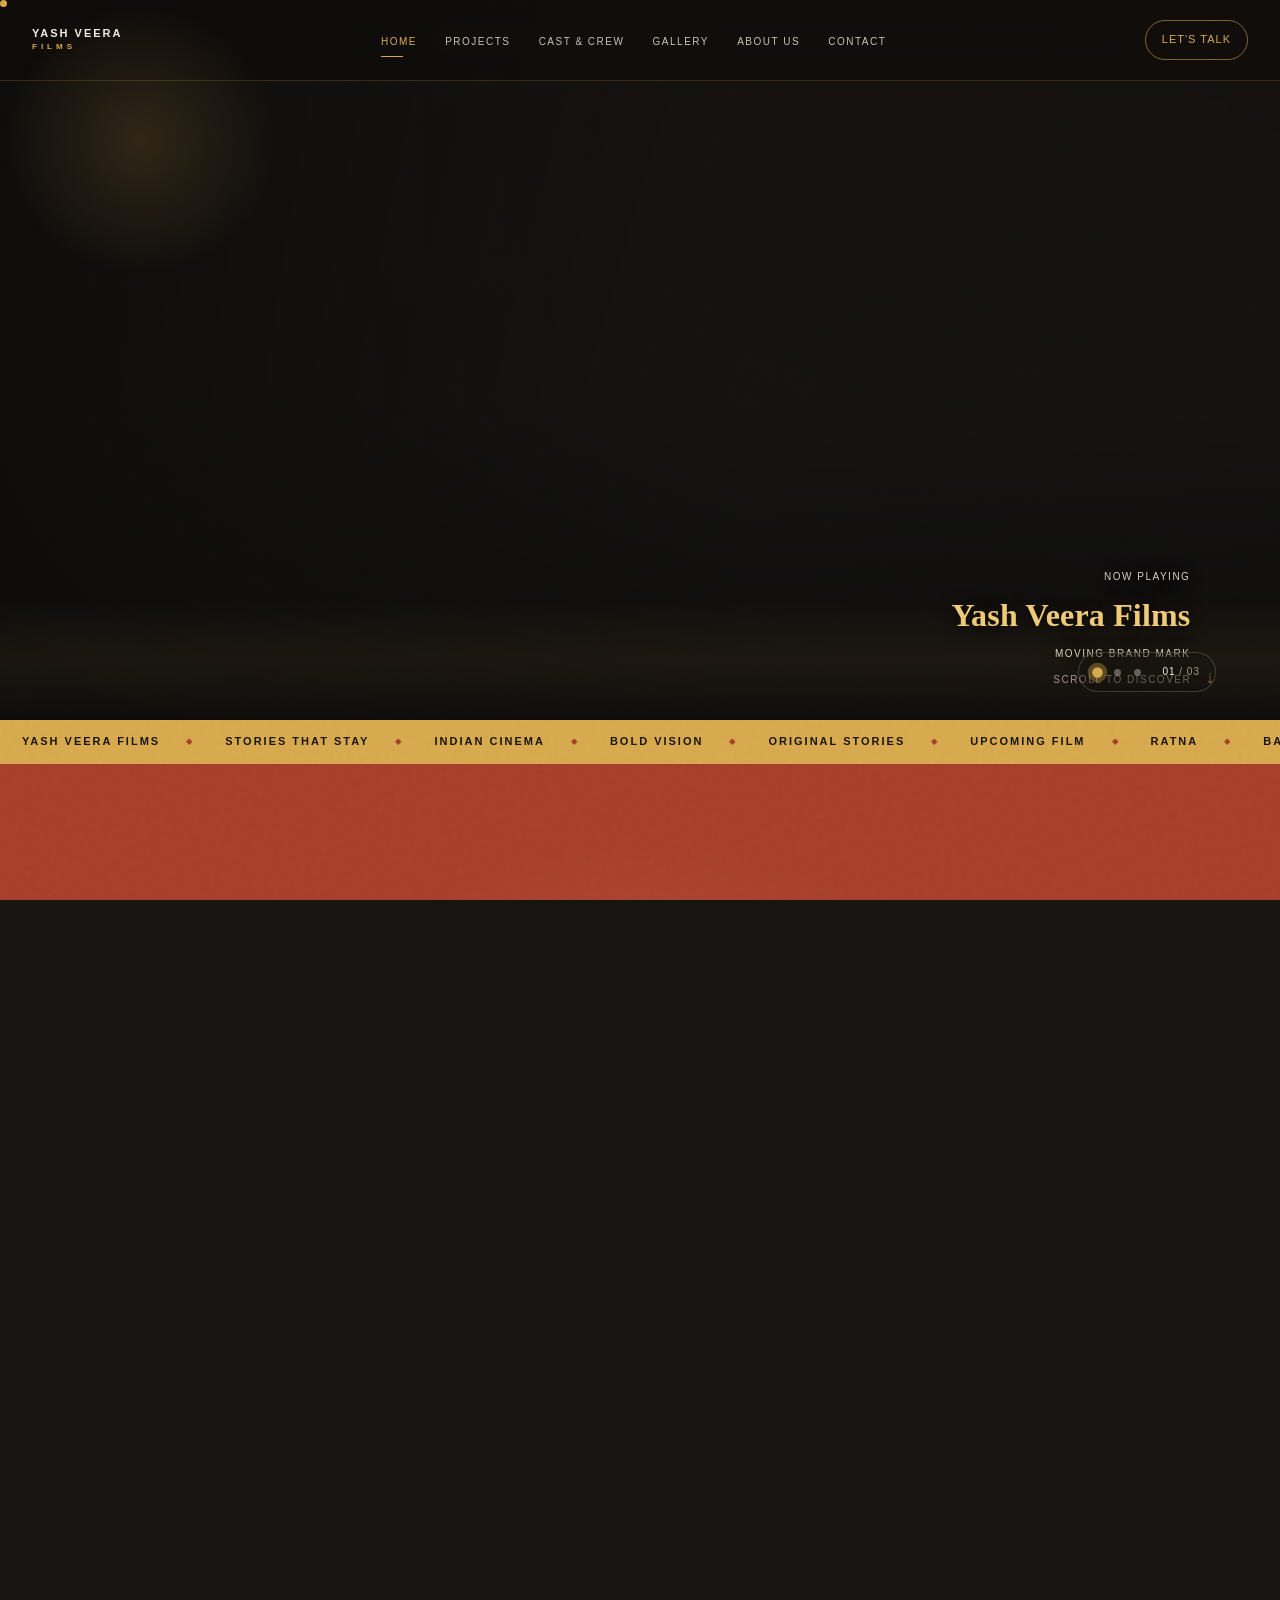
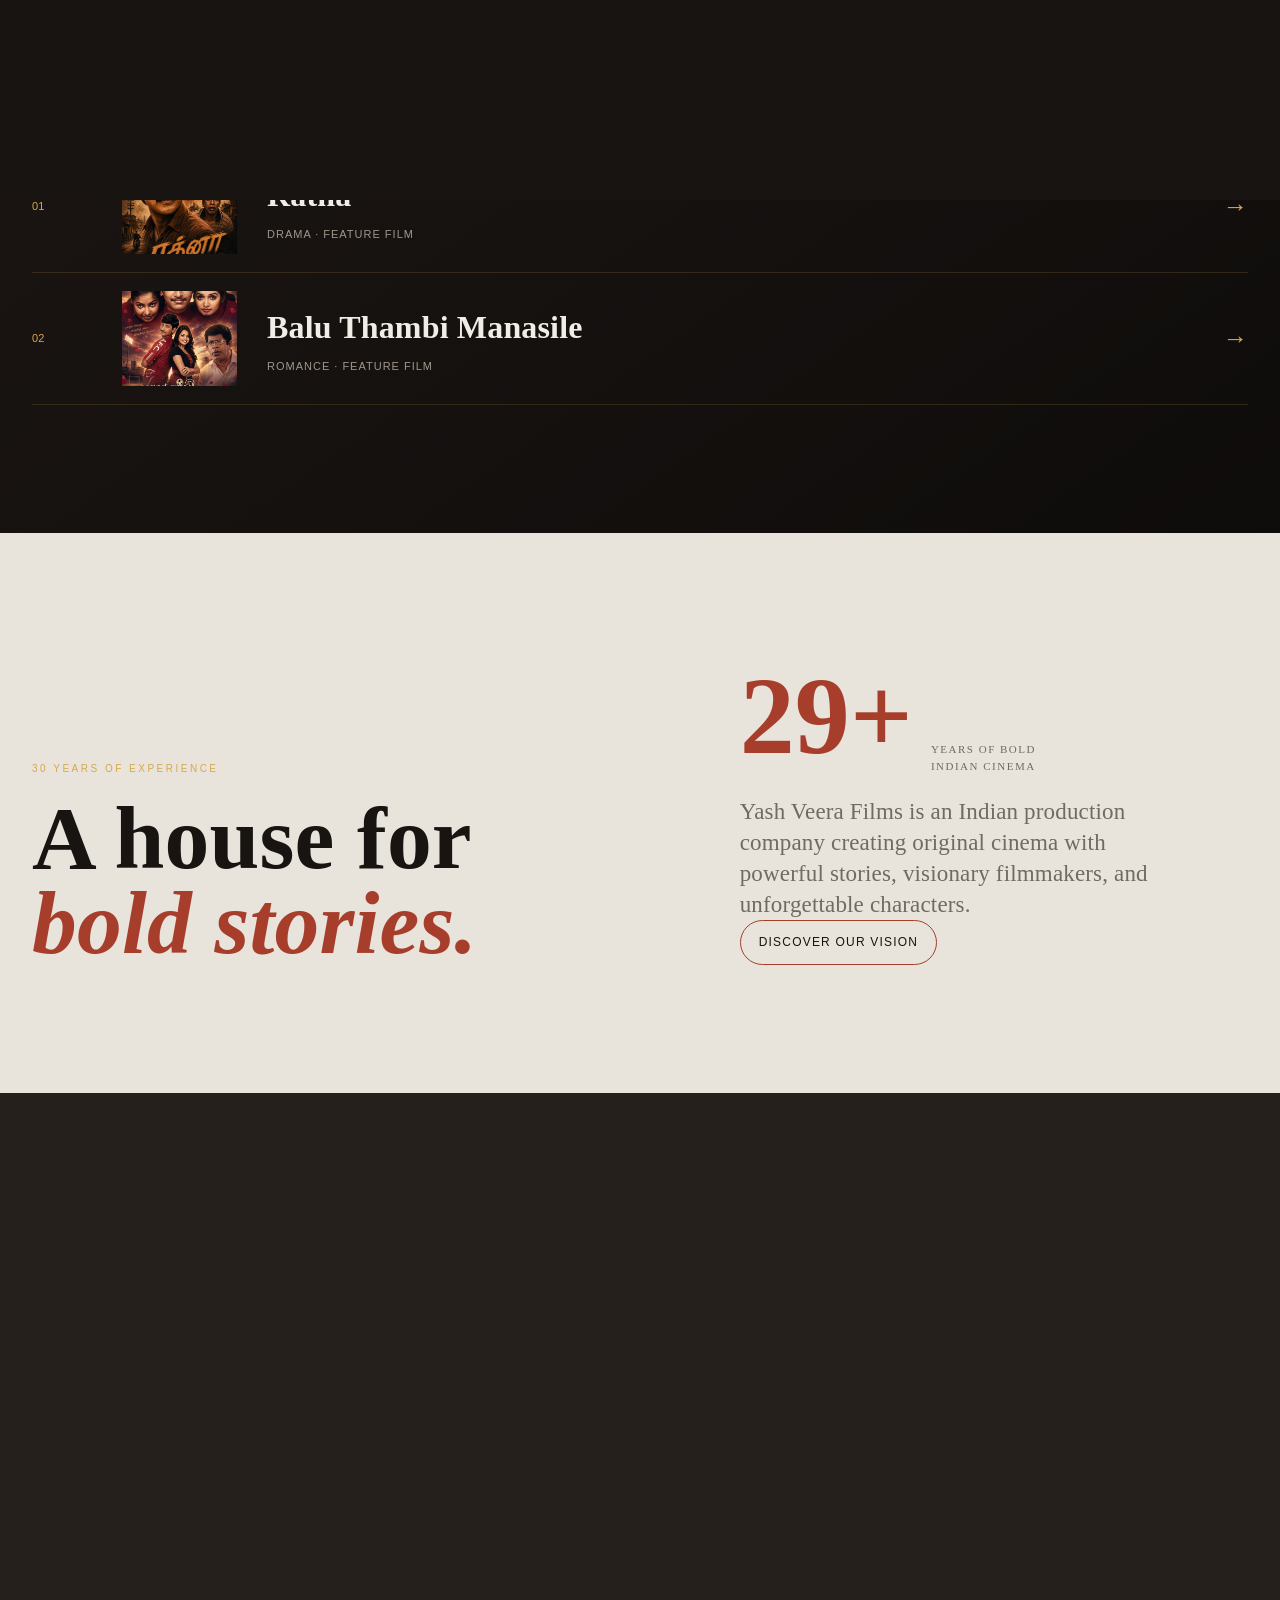
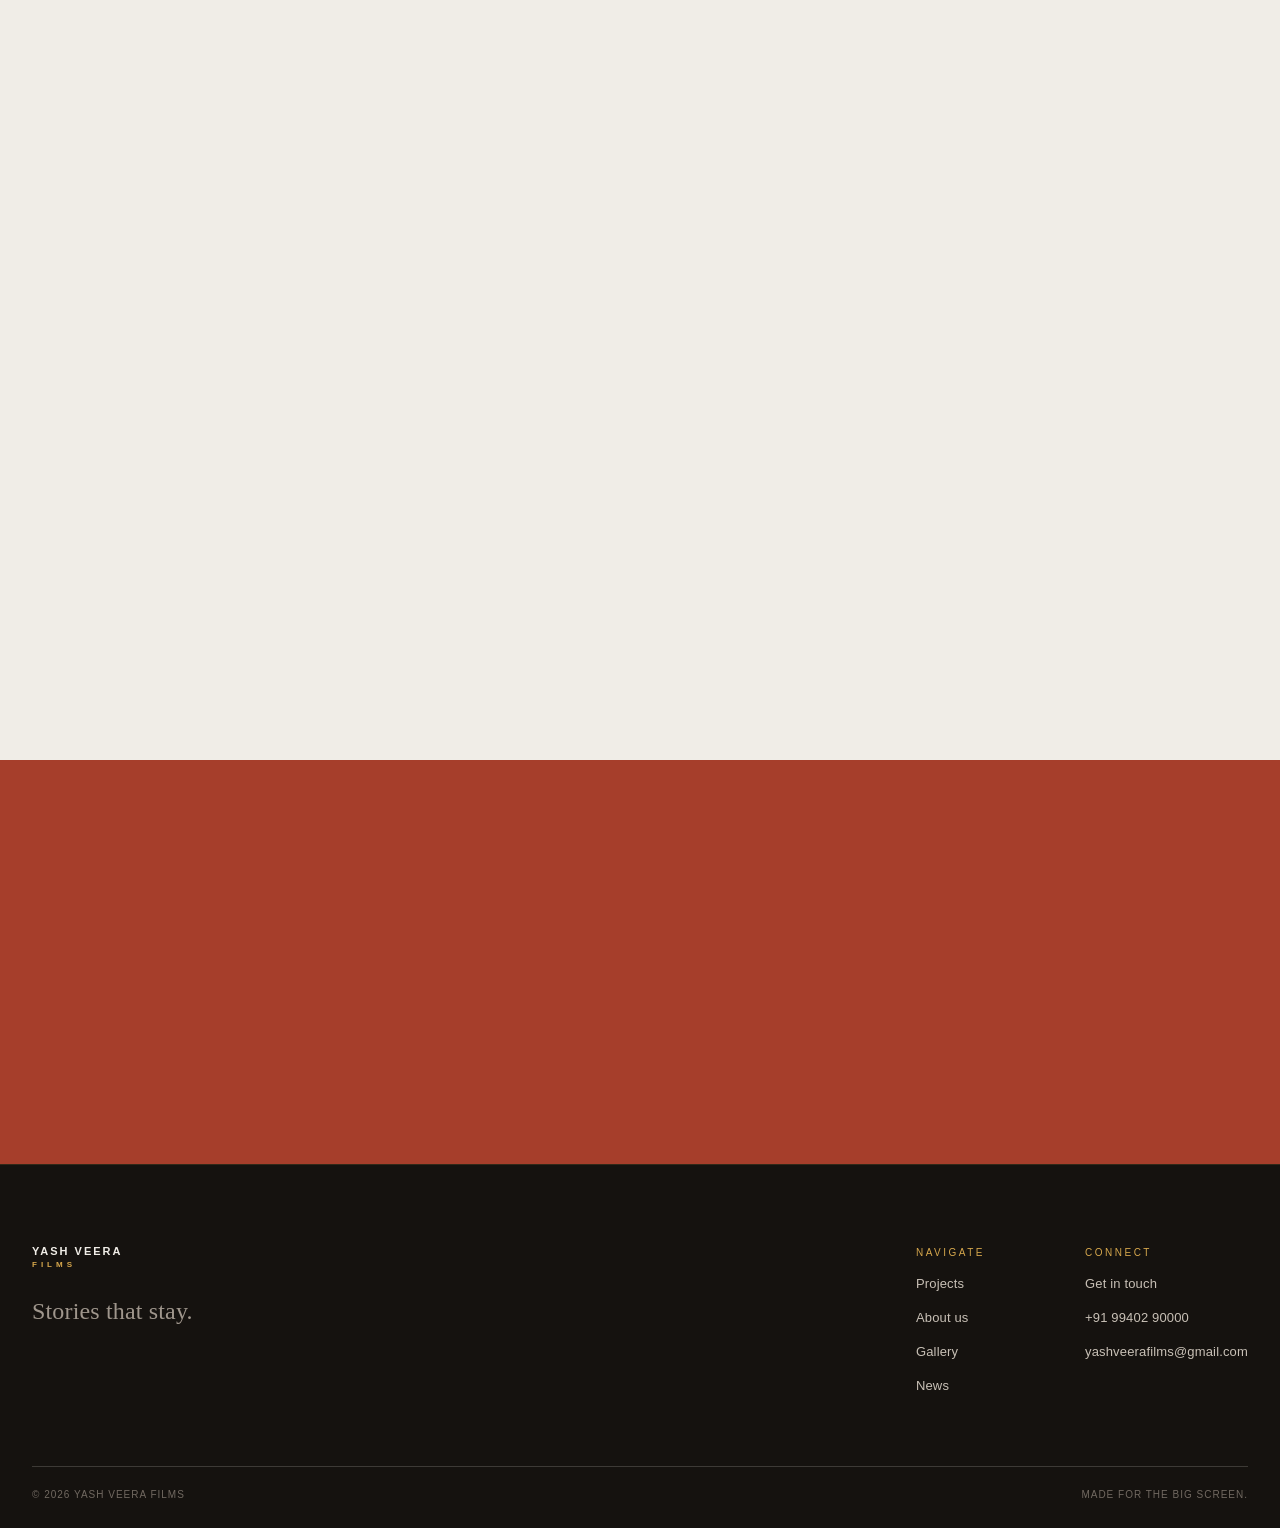
<file: index.html>
<!DOCTYPE html>
<html lang="en">
<head>
    <meta charset="UTF-8">
    <meta name="viewport" content="width=device-width, initial-scale=1.0">
    <meta http-equiv="Content-Security-Policy" content="default-src 'self'; connect-src 'self' https://api.web3forms.com; style-src 'self' 'unsafe-inline' https://fonts.googleapis.com; font-src 'self' https://fonts.gstatic.com; img-src 'self' data:; media-src 'self'; script-src 'self' 'unsafe-inline';">
    <meta name="referrer" content="strict-origin-when-cross-origin">
    <!-- === PRIMARY SEO === -->
    <title>Yash Veera Films | #1 Indian Film Production Company Chennai | Pyarelal Gundecha</title>
    <meta name="description" content="Yash Veera Films — India's bold film production company founded by Pyarelal Gundecha, Chennai. Producing Tamil & Pan-India blockbusters: upcoming film (2026), Ratna, Balu Thambi Manasile, Expected ft. Esther Anil. Stories that stay.">
    <meta name="keywords" content="Indian film production company, film production company India, Tamil film production company Chennai, best film production company India, top film production company India, Yash Veera Films, yashveerafilms, Pyarelal Gundecha, Pyarelal Gundecha producer Chennai, Pan-India film producer, Tamil film producer, Tamil Film Producers Council, IMPPA member, upcoming film film 2026, Expected film Esther Anil, Ratna Tamil film 1998, Balu Thambi Manasile, Sanjay Kapoor film 2026, Vairamuthu lyricist, Vijay Shankar music director, the director director, Garudavega Anji cinematographer, Esther Anil new film, Spencer Plaza Chennai production house, Indian cinema 2026, Pan India films, stories that stay">
    <meta name="author" content="Yash Veera Films">
    <meta name="robots" content="index, follow, max-snippet:-1, max-image-preview:large, max-video-preview:-1">
    <meta name="googlebot" content="index, follow, max-snippet:-1, max-image-preview:large, max-video-preview:-1">
    <!-- === GEO === -->
    <meta name="geo.region" content="IN-TN">
    <meta name="geo.placename" content="Chennai, Tamil Nadu, India">
    <meta name="geo.position" content="13.0613;80.2733">
    <meta name="ICBM" content="13.0613, 80.2733">
    <!-- === OPEN GRAPH === -->
    <meta property="og:title" content="Yash Veera Films | Indian Film Production Company | Chennai">
    <meta property="og:description" content="Yash Veera Films — leading Indian film production company founded by Pyarelal Gundecha, producing bold Tamil & Pan-India feature films. Stories that stay.">
    <meta property="og:image" content="https://yashveerafilms.com/assets/images/brand/yash-veera-films-logo.webp">
    <meta property="og:image:width" content="1200">
    <meta property="og:image:height" content="630">
    <meta property="og:image:alt" content="Yash Veera Films — Indian Film Production Company, Chennai">
    <meta property="og:type" content="website">
    <meta property="og:site_name" content="Yash Veera Films">
    <meta property="og:locale" content="en_IN">
    <meta property="og:url" content="https://yashveerafilms.com/">
    <!-- === TWITTER === -->
    <meta name="twitter:card" content="summary_large_image">
    <meta name="twitter:site" content="@yashveerafilms">
    <meta name="twitter:title" content="Yash Veera Films | Indian Film Production Company | Chennai">
    <meta name="twitter:description" content="Yash Veera Films — leading Indian film production company founded by Pyarelal Gundecha. Bold Tamil & Pan-India cinema.">
    <meta name="twitter:image" content="https://yashveerafilms.com/assets/images/brand/yash-veera-films-logo.webp">
    <meta name="twitter:image:alt" content="Yash Veera Films logo">
    <link rel="canonical" href="https://yashveerafilms.com/">
    <!-- === STRUCTURED DATA === -->
    <script type="application/ld+json">
    {
      "@context": "https://schema.org",
      "@graph": [
        {
          "@type": ["Organization", "LocalBusiness"],
          "@id": "https://yashveerafilms.com/#organization",
          "name": "Yash Veera Films",
          "alternateName": ["yashveerafilms", "Yash Veera Film", "YVF"],
          "url": "https://yashveerafilms.com",
          "logo": {
            "@type": "ImageObject",
            "url": "https://yashveerafilms.com/assets/images/brand/yash-veera-films-logo.webp",
            "width": 400,
            "height": 400
          },
          "image": "https://yashveerafilms.com/assets/images/brand/yash-veera-films-logo.webp",
          "description": "Yash Veera Films is a leading Indian film production company founded by Pyarelal Gundecha in Chennai. We produce bold Tamil and Pan-India feature films — stories that stay.",
          "foundingDate": "1994",
          "numberOfEmployees": {"@type": "QuantitativeValue", "value": 30},
          "founder": {
            "@type": "Person",
            "@id": "https://yashveerafilms.com/about.html#pyarelal-gundecha",
            "name": "Pyarelal Gundecha",
            "jobTitle": "Film Producer & Founder",
            "description": "Pyarelal Gundecha is a veteran Indian film producer with 30+ years of experience, founder of Yash Veera Films, and Executive Committee Member of IMPPA and Tamil Film Producers Council.",
            "memberOf": [
              {"@type": "Organization", "name": "Indian Motion Picture Producers' Association", "alternateName": "IMPPA"},
              {"@type": "Organization", "name": "Tamil Film Producers Council"}
            ]
          },
          "address": {
            "@type": "PostalAddress",
            "streetAddress": "No.G 133, Ground Floor, Phase 3, Spencer Plaza, Anna Salai",
            "addressLocality": "Chennai",
            "addressRegion": "Tamil Nadu",
            "postalCode": "600002",
            "addressCountry": "IN"
          },
          "geo": {
            "@type": "GeoCoordinates",
            "latitude": 13.0613,
            "longitude": 80.2733
          },
          "telephone": "+91-99402-90000",
          "email": "yashveerafilms@gmail.com",
          "contactPoint": {
            "@type": "ContactPoint",
            "telephone": "+91-99402-90000",
            "email": "yashveerafilms@gmail.com",
            "contactType": "business inquiries",
            "availableLanguage": ["English", "Tamil", "Hindi"]
          },
          "areaServed": {"@type": "Country", "name": "India"},
          "knowsAbout": ["Film Production", "Tamil Cinema", "Pan-India Films", "Indian Cinema"],
          "hasOfferCatalog": {
            "@type": "OfferCatalog",
            "name": "Feature Films by Yash Veera Films",
            "itemListElement": [
              {"@type": "Movie", "name": "Ratna", "datePublished": "1998-05-07", "genre": "Action Drama", "inLanguage": "Tamil", "director": {"@type": "Person", "name": "Ilanchezhiyan"}},
              {"@type": "Movie", "name": "upcoming film", "datePublished": "2026", "genre": "Drama", "director": {"@type": "Person", "name": "the director"}, "actor": {"@type": "Person", "name": "Sanjay Kapoor"}},
              {"@type": "Movie", "name": "Balu Thambi Manasile", "genre": "Romance", "inLanguage": "Tamil"},
              {"@type": "Movie", "name": "Expected", "genre": "Drama", "actor": {"@type": "Person", "name": "Esther Anil"}, "director": {"@type": "Person", "name": "the director"}}
            ]
          },
          "sameAs": [
            "https://yashveerafilms.com"
          ]
        },
        {
          "@type": "WebSite",
          "@id": "https://yashveerafilms.com/#website",
          "url": "https://yashveerafilms.com",
          "name": "Yash Veera Films",
          "description": "Official website of Yash Veera Films — Indian film production company, Chennai",
          "publisher": {"@id": "https://yashveerafilms.com/#organization"},
          "inLanguage": "en-IN",
          "potentialAction": {
            "@type": "SearchAction",
            "target": {"@type": "EntryPoint", "urlTemplate": "https://yashveerafilms.com/news.html?q={search_term_string}"},
            "query-input": "required name=search_term_string"
          }
        },
        {
          "@type": "WebPage",
          "@id": "https://yashveerafilms.com/#webpage",
          "url": "https://yashveerafilms.com/",
          "name": "Yash Veera Films | #1 Indian Film Production Company Chennai",
          "isPartOf": {"@id": "https://yashveerafilms.com/#website"},
          "about": {"@id": "https://yashveerafilms.com/#organization"},
          "description": "Yash Veera Films — India's bold film production company producing Tamil and Pan-India cinema from Chennai.",
          "breadcrumb": {
            "@type": "BreadcrumbList",
            "itemListElement": [{"@type": "ListItem", "position": 1, "name": "Home", "item": "https://yashveerafilms.com/"}]
          },
          "inLanguage": "en-IN",
          "dateModified": "2026-09-22"
        },
        {
          "@type": "FAQPage",
          "mainEntity": [
            {
              "@type": "Question",
              "name": "Who is the founder of Yash Veera Films?",
              "acceptedAnswer": {"@type": "Answer", "text": "Yash Veera Films was founded by Pyarelal Gundecha, a veteran Indian film producer with over 30 years of experience based in Chennai, Tamil Nadu."}
            },
            {
              "@type": "Question",
              "name": "What films has Yash Veera Films produced?",
              "acceptedAnswer": {"@type": "Answer", "text": "Yash Veera Films has produced Tamil and Pan-India feature films including Ratna (1998), upcoming film (2026 — starring Sanjay Kapoor), Balu Thambi Manasile, and the upcoming Expected starring Esther Anil."}
            },
            {
              "@type": "Question",
              "name": "Where is Yash Veera Films located?",
              "acceptedAnswer": {"@type": "Answer", "text": "Yash Veera Films is located at No.G 133, Ground Floor, Phase 3, Spencer Plaza, Anna Salai, Chennai - 600002, Tamil Nadu, India."}
            },
            {
              "@type": "Question",
              "name": "What is the upcoming film from Yash Veera Films?",
              "acceptedAnswer": {"@type": "Answer", "text": "The upcoming film from Yash Veera Films is upcoming film (2026), starring Sanjay Kapoor, directed by the director, with music by Vijay Shankar and cinematography by Garudavega Anji. Shooting began 26 September 2026 in Uttarakhand."}
            },
            {
              "@type": "Question",
              "name": "How can I contact Yash Veera Films?",
              "acceptedAnswer": {"@type": "Answer", "text": "You can contact Yash Veera Films at +91 99402 90000 or yashveerafilms@gmail.com. Office: Spencer Plaza, Anna Salai, Chennai - 600002."}
            }
          ]
        }
      ]
    }
    </script>
    <link rel="preconnect" href="https://fonts.googleapis.com">
    <link rel="preconnect" href="https://fonts.gstatic.com" crossorigin>
    <link href="https://fonts.googleapis.com/css2?family=DM+Sans:wght@400;500;700&family=Playfair+Display:wght@600;700;800&display=swap" rel="stylesheet">
    <link rel="stylesheet" href="assets/css/styles.css">
    <link rel="icon" type="image/webp" href="assets/images/brand/favicon.webp">
    <link rel="alternate" hreflang="en-in" href="https://yashveerafilms.com/">
    <link rel="alternate" hreflang="x-default" href="https://yashveerafilms.com/">
        <!-- Google tag (gtag.js) -->
        <script async src="https://www.googletagmanager.com/gtag/js?id=AW-18514886778"></script>
        <script>
            window.dataLayer = window.dataLayer || [];
            function gtag(){dataLayer.push(arguments);}
            gtag('js', new Date());

            gtag('config', 'AW-18514886778');
        </script>
</head>
<body class="home-page">
    <div class="cinema-intro" id="cinema-intro" aria-hidden="true">
        <span>Yash Veera</span>
        <strong>Films</strong>
        <small>Stories that stay</small>
        <div class="cinema-intro-bar" aria-hidden="true"></div>
    </div>
    <div class="film-grain" aria-hidden="true"></div>
    <div class="scroll-progress" aria-hidden="true"></div>
    <div class="cursor-glow"></div><div class="cursor-dot"></div>

    <nav id="navbar" class="navbar">
        <div class="nav-container">
            <a href="index.html" class="logo" aria-label="Yash Veera Films home">
                <strong>YASH VEERA<br><small>FILMS</small></strong>
            </a>
            <ul class="nav-links">
                <li><a class="active" href="index.html">Home</a></li>
                <li><a href="projects.html">Projects</a></li>
                <li><a href="cast.html">Cast & Crew</a></li>
                <li><a href="gallery.html">Gallery</a></li>
                <li><a href="about.html">About Us</a></li>
                <li><a href="contact.html">Contact</a></li>
            </ul>
            <a class="nav-mark" href="contact.html">Let's talk</a>
            <button class="menu-toggle" type="button" aria-label="Open menu" aria-expanded="false"><span></span><span></span></button>
        </div>
    </nav>

    <main>
        <section class="hero home-hero" id="home">
            <div class="hero-backdrop">
                <div class="hero-slides">
                    <div class="hero-slide active" data-title="Motion Song" data-credit="Watch the song">
                        <video autoplay muted playsinline aria-label="Motion song">
                            <source src="assets/video/unexpected-motion-song.mp4" type="video/mp4">
                        </video>
                    </div>

                    <div class="hero-slide" data-title="On set" data-credit="A world in the making">
                        <img src="assets/images/hero/slider2.webp" alt="On set — Yash Veera Films production still from upcoming Indian cinema project">
                    </div>
                    <div class="hero-slide" data-title="" data-credit="Stories that stay">
                        <img src="assets/images/hero/slider3.webp" alt="Behind the scenes — Yash Veera Films Indian film production, stories that stay">
                    </div>
                </div>
            </div>

            <!-- Hero copy — hidden on mobile via CSS -->
            <div class="hero-copy" id="hero-copy">
                <p class="eyebrow hero-eyebrow">Indian Cinema · Est. 1994</p>
                <h1 class="hero-headline">
                    <span class="hero-line" data-line="0">Stories</span>
                    <span class="hero-line" data-line="1">That <em>Stay.</em></span>
                </h1>
                <p class="hero-intro hero-intro-anim">Bold stories. Visionary filmmakers.<br>Cinema that leaves a mark.</p>
                <a class="text-link hero-cta-anim" href="projects.html">Explore our films <span>→</span></a>
            </div>

            <!-- Film label top-right -->
            <div class="hero-film-label" id="hero-film-label">
                <span>Now playing</span>
                <strong>Yash Veera Films</strong>
                <small>Moving brand mark</small>
            </div>

            <!-- Slide controls -->
            <div class="hero-controls" aria-label="Hero film slides">
                <button class="hero-dot active" data-slide="0" aria-label="Show motion song"></button>
                <button class="hero-dot" data-slide="1" aria-label="Show production image 1"></button>
                <button class="hero-dot" data-slide="2" aria-label="Show production image 2"></button>
                <span class="hero-counter">01 <i>/ 03</i></span>
            </div>
            <div class="hero-scroll">Scroll to discover <span>↓</span></div>
            <div class="hero-scanline" aria-hidden="true"></div>
        </section>

        <div class="marquee-strip" aria-hidden="true">
            <div class="marquee-track">
                <span>Yash Veera Films</span><span class="marquee-dot">◆</span>
                <span>Stories That Stay</span><span class="marquee-dot">◆</span>
                <span>Indian Cinema</span><span class="marquee-dot">◆</span>
                <span>Bold Vision</span><span class="marquee-dot">◆</span>
                <span>Original Stories</span><span class="marquee-dot">◆</span>
                <span>upcoming film</span><span class="marquee-dot">◆</span>
                <span>Ratna</span><span class="marquee-dot">◆</span>
                <span>Balu Thambi Manasile</span><span class="marquee-dot">◆</span>
                <span>Yash Veera Films</span><span class="marquee-dot">◆</span>
                <span>Stories That Stay</span><span class="marquee-dot">◆</span>
                <span>Indian Cinema</span><span class="marquee-dot">◆</span>
                <span>Bold Vision</span><span class="marquee-dot">◆</span>
                <span>Original Stories</span><span class="marquee-dot">◆</span>
                <span>upcoming film</span><span class="marquee-dot">◆</span>
                <span>Ratna</span><span class="marquee-dot">◆</span>
                <span>Balu Thambi Manasile</span><span class="marquee-dot">◆</span>
            </div>
        </div>

        <section class="manifesto-section section-pad">
            <div class="manifesto-spotlight" aria-hidden="true"></div>
            <div class="container manifesto reveal">
                <h2>Yash Veera<br><em>Films.</em></h2>
                <p>From the first idea to the final cut, we build worlds with filmmakers who care about the details. Cinema should entertain you, surprise you, and leave a mark.</p>
                <a class="text-link" href="about.html">Meet Yash Veera Films</a>
            </div>
        </section>

        <section class="films-section section-pad" id="films">
            <div class="container section-heading reveal">
                <div>
                    <p class="eyebrow">A growing story</p>
                    <h2>Our films</h2>
                </div>
                <div class="filter-label">Feature films</div>
            </div>
            <div class="film-list container">
                <a class="film-row" href="projects.html">
                    <span class="film-no">01</span>
                    <img loading="lazy" src="assets/images/films/ratna-poster.webp" alt="Ratna film poster">
                    <div><h3>Ratna</h3><p>Drama · Feature film</p></div>
                    <span class="film-arrow">→</span>
                </a>
                <a class="film-row" href="projects.html">
                    <span class="film-no">02</span>
                    <img loading="lazy" src="assets/images/films/balu-thambi-manasile-poster.webp" alt="Balu Thambi Manasile film poster">
                    <div><h3>Balu Thambi Manasile</h3><p>Romance · Feature film</p></div>
                    <span class="film-arrow">→</span>
                </a>
            </div>
        </section>

        <section class="studio-section section-pad">
            <div class="container studio-grid reveal">
                <div>
                    <p class="eyebrow">30 years of experience</p>
                    <h2>A house for<br><em>bold stories.</em></h2>
                </div>
                <div class="studio-copy">
                    <p class="studio-stat-line">
                        <strong class="counter-number" data-target="30" data-suffix="+">0+</strong>
                        <span class="studio-stat-label">Years of bold<br>Indian cinema</span>
                    </p>
                    <p>Yash Veera Films is an Indian production company creating original cinema with powerful stories, visionary filmmakers, and unforgettable characters.</p>
                    <a class="text-link" href="about.html">Discover our vision</a>
                </div>
            </div>
        </section>

        <section class="home-gallery-section section-pad">
            <div class="container section-heading reveal">
                <div>
                    <p class="eyebrow">Behind the frame</p>
                    <h2>On set</h2>
                </div>
                <a class="text-link" href="gallery.html">View full gallery</a>
            </div>
            <div class="film-strip-border container">
                <div class="home-gallery-grid reveal-stagger">
                    <a href="gallery.html">
                        <img loading="lazy" src="assets/images/gallery/production/meeting-amit-shah.jpg" alt="Pyarelal Gundecha meeting Shri Amit Shah" style="object-position: center 15%;">
                        <span>01</span>
                    </a>
                    <a href="gallery.html">
                        <img loading="lazy" src="assets/images/gallery/production/production-still-3.webp" alt="Behind the scenes production still" style="object-position: center center;">
                        <span>02</span>
                    </a>
                    <a href="gallery.html">
                        <img loading="lazy" src="assets/images/gallery/production/meeting-prashant-narayanan.jpeg" alt="Pyarelal Gundecha meeting actor Prashant Narayanan" style="object-position: center 15%;">
                        <span>03</span>
                    </a>
                    <a href="gallery.html">
                        <img loading="lazy" src="assets/images/gallery/production/honouring-cp-radhakrishnan.jpeg" alt="Pyarelal Gundecha honouring Shri C. P. Radhakrishnan" style="object-position: center center;">
                        <span>04</span>
                    </a>
                </div>
            </div>
        </section>

        <section class="people-section section-pad">
            <div class="container people-grid reveal">
                <div>
                    <p class="eyebrow">The people behind the picture</p>
                    <h2>Vision needs<br><em>a team.</em></h2>
                </div>
                <div class="people-copy">
                    <p>From directors and actors to every creator behind the camera, we bring talented people together to make ambitious ideas live.</p>
                    <a class="text-link" href="cast.html">Meet the cast & crew</a>
                </div>
            </div>
        </section>

        <section class="journal-section section-pad">
            <div class="container section-heading reveal">
                <div>
                    <p class="eyebrow">From the journal</p>
                    <h2>News & media</h2>
                </div>
                <a class="text-link" href="gallery.html">See the gallery</a>
            </div>
            <div class="journal-grid container reveal-stagger">
                <article>
                    <img loading="lazy" src="assets/images/films/ratna-poster.webp" alt="Ratna 1998 Tamil film poster — action drama directed by Ilanchezhiyan, starring Murali, produced by Yash Veera Films">
                    <p class="eyebrow">Behind the scenes · 12.08.24</p>
                    <h3>Finding the heart of Ratna</h3>
                    <a href="gallery.html" class="read-more">Read story</a>
                </article>
                <article>
                    <img loading="lazy" src="assets/images/films/balu-thambi-manasile-poster.webp" alt="Balu Thambi Manasile Tamil romance film poster — produced by Yash Veera Films, Pyarelal Gundecha">
                    <p class="eyebrow">Production notes · 04.06.24</p>
                    <h3>When a frame starts to feel like home</h3>
                    <a href="gallery.html" class="read-more">Read story</a>
                </article>
            </div>
        </section>

        <section class="home-contact-section">
            <div class="container home-contact reveal">
                <div>
                    <p class="eyebrow">Have a story to tell?</p>
                    <h2>Let's make<br><em>something lasting.</em></h2>
                </div>
                <a class="contact-circle" href="contact.html" aria-label="Contact Yash Veera Films"></a>
            </div>
        </section>
    </main>

    <footer>
        <div class="container footer-top">
            <div class="footer-brand">
                <a href="index.html" class="logo">

                    <strong>YASH VEERA<br><small>FILMS</small></strong>
                </a>
                <p>Stories that stay.</p>
            </div>
            <div class="footer-links">
                <div>
                    <p class="eyebrow">Navigate</p>
                    <a href="projects.html">Projects</a>
                    <a href="about.html">About us</a>
                    <a href="gallery.html">Gallery</a>
                    <a href="news.html">News</a>
                </div>
                <div>
                    <p class="eyebrow">Connect</p>
                    <a href="contact.html">Get in touch</a>
                    <a href="tel:+919940290000">+91 99402 90000</a>
                    <a href="mailto:yashveerafilms@gmail.com">yashveerafilms@gmail.com</a>
                </div>
            </div>
        </div>
        <div class="container footer-bottom">
            <span>© 2026 Yash Veera Films</span>
            <span>Made for the big screen.</span>
        </div>
    </footer>

    <div class="page-transition" id="page-transition" aria-hidden="true"></div>
    <script src="assets/js/script.js" defer></script>
</body>
</html>
</file>
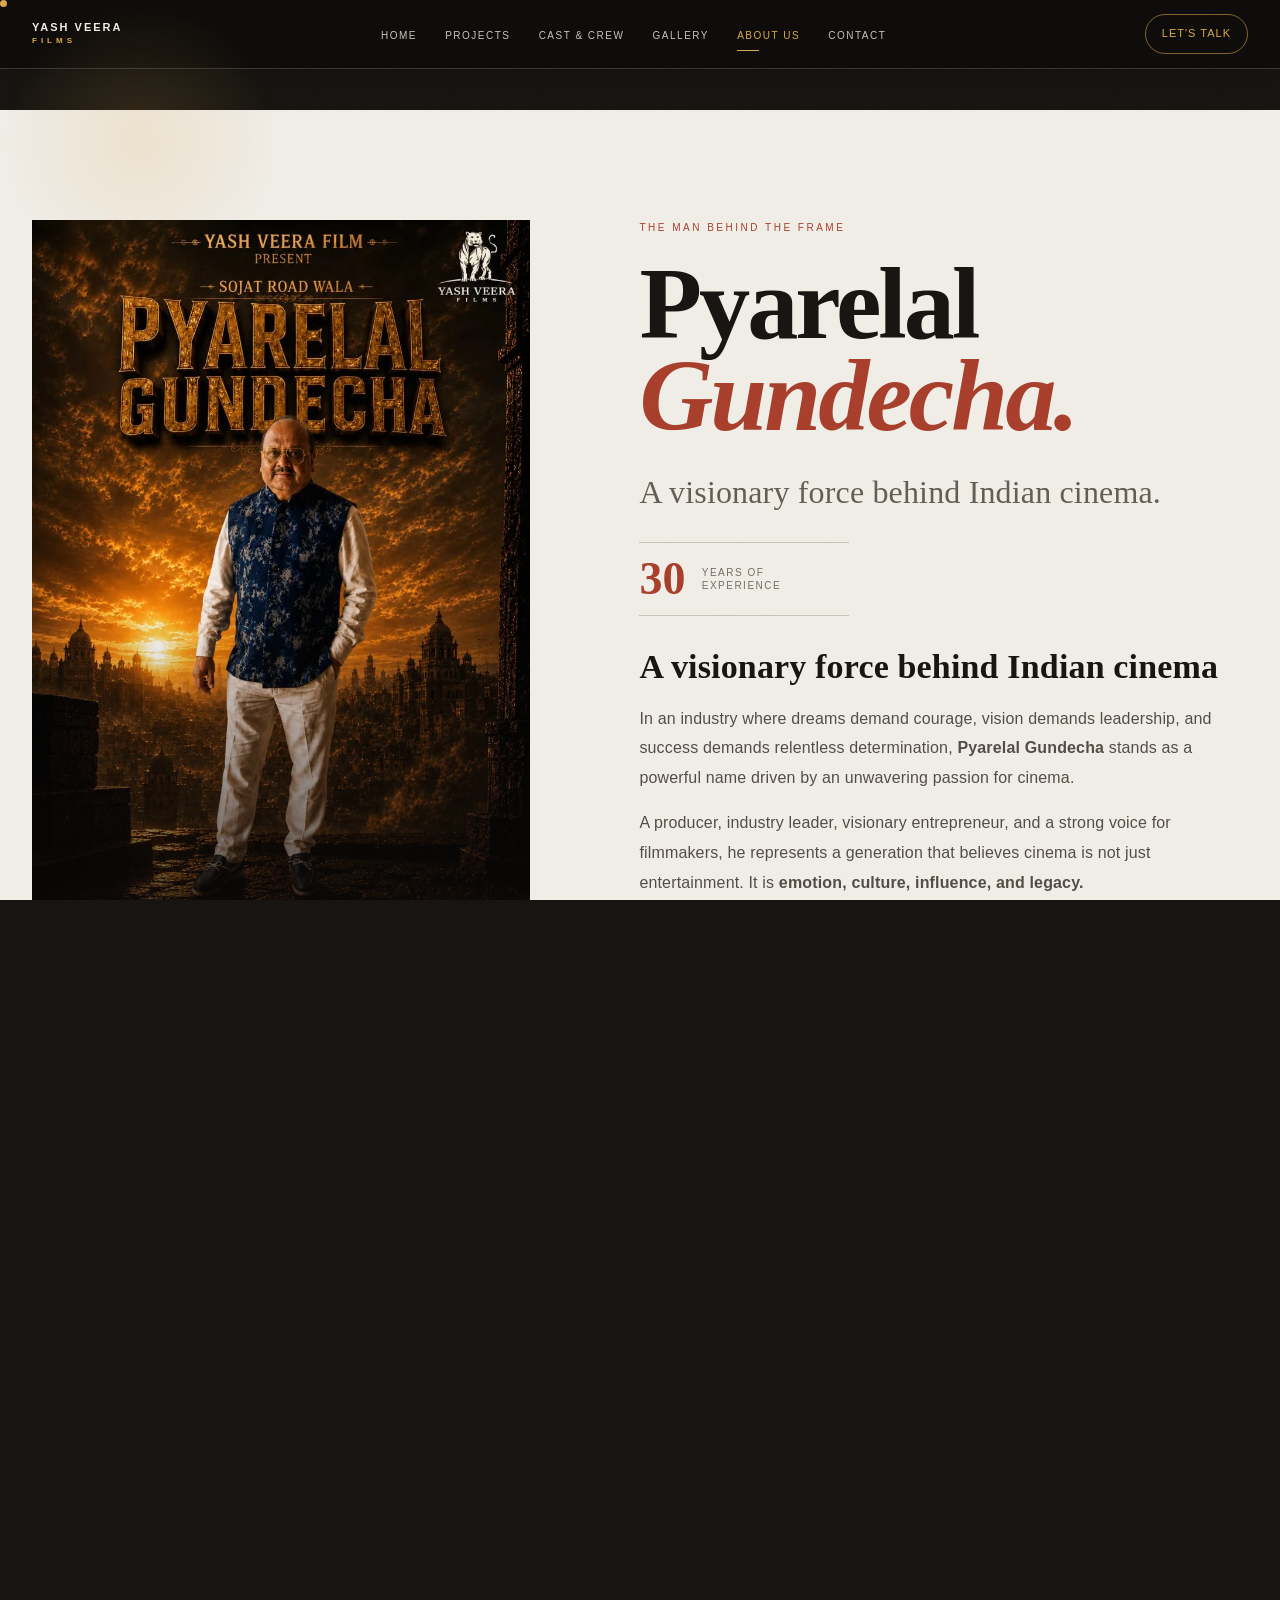
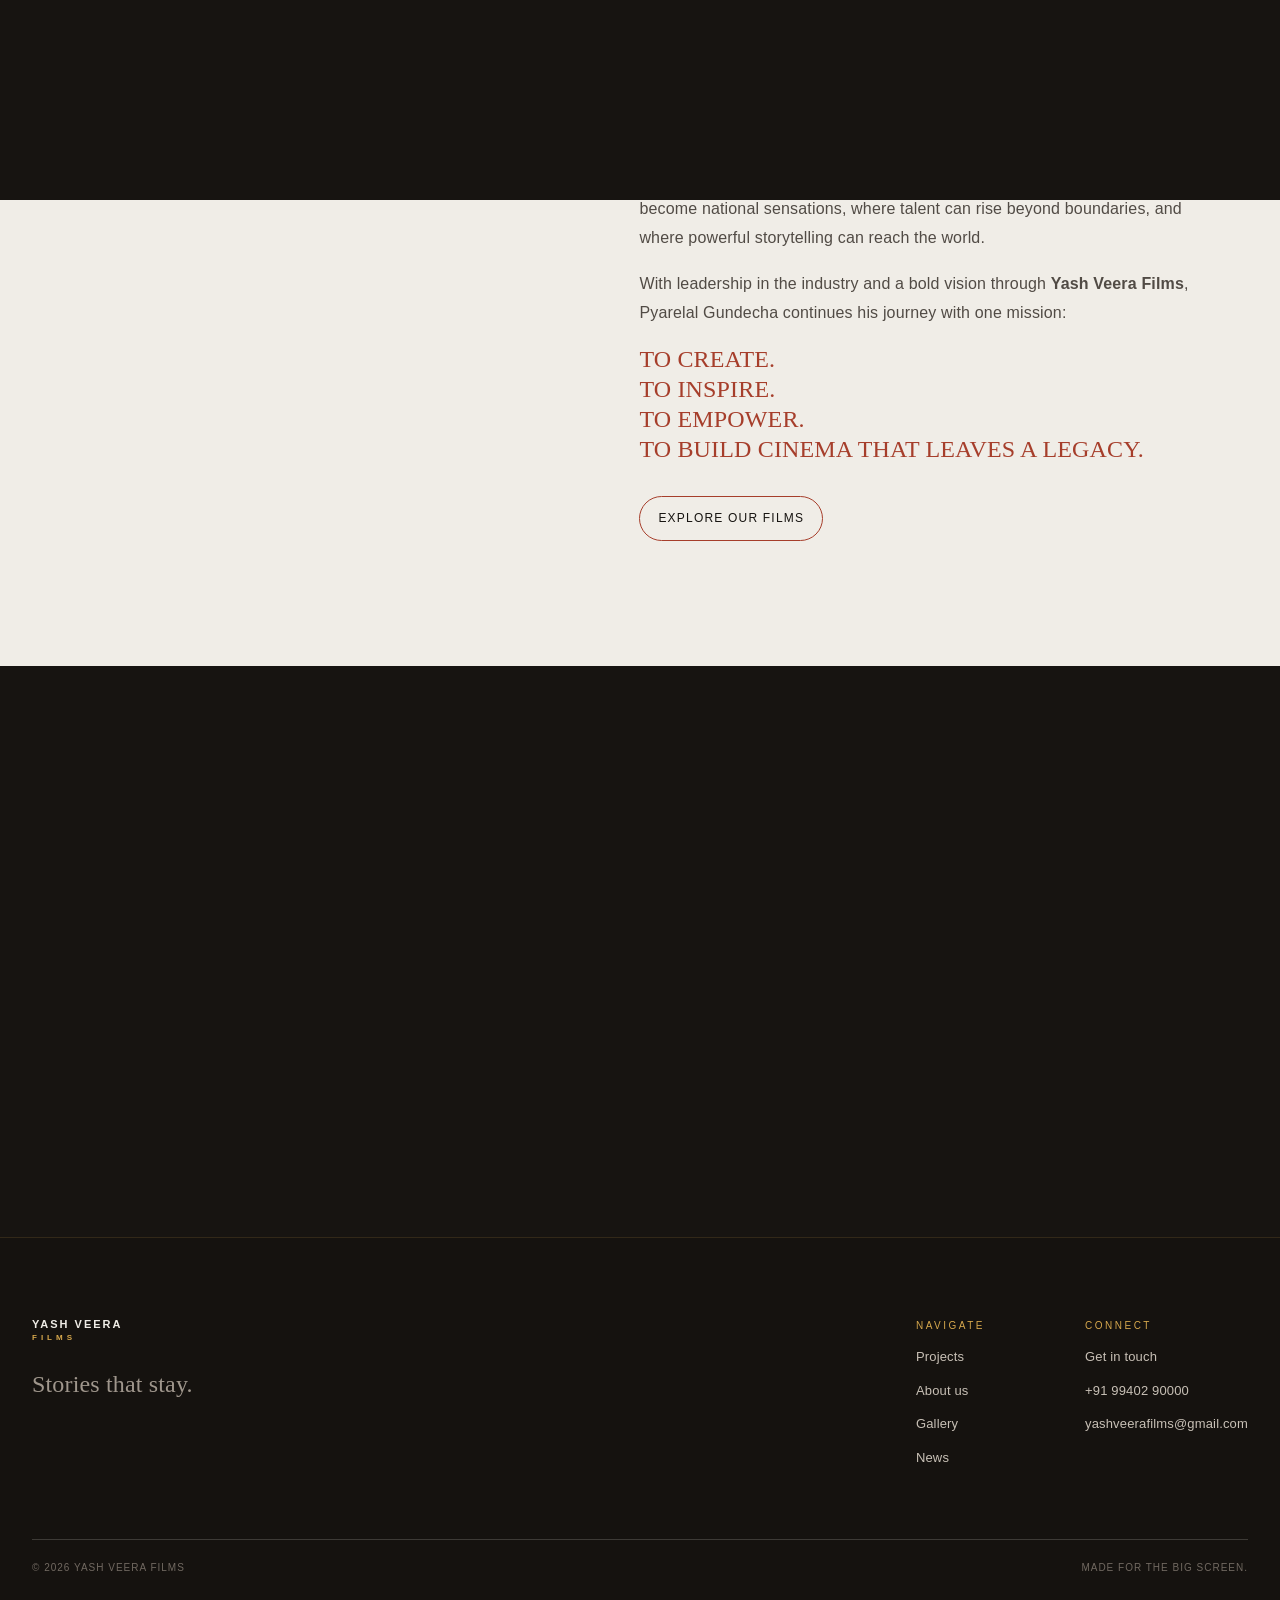
<file: about.html>
<!DOCTYPE html>
<html lang="en">
<head>
    <meta charset="UTF-8">
    <meta name="viewport" content="width=device-width, initial-scale=1.0">
    <meta http-equiv="Content-Security-Policy" content="default-src 'self'; connect-src 'self' https://api.web3forms.com; style-src 'self' 'unsafe-inline' https://fonts.googleapis.com; font-src 'self' https://fonts.gstatic.com; img-src 'self' data:; media-src 'self'; script-src 'self' 'unsafe-inline';">
    <meta name="referrer" content="strict-origin-when-cross-origin">
    <title>Pyarelal Gundecha | Indian Film Producer & Founder of Yash Veera Films, Chennai</title>
    <meta name="description" content="Pyarelal Gundecha — veteran Indian film producer, founder of Yash Veera Films Chennai, 30+ years in Indian cinema. Executive Committee Member of IMPPA & Tamil Film Producers Council. Producing upcoming film (2026), Ratna, Expected ft. Esther Anil.">
    <meta name="keywords" content="Pyarelal Gundecha, Pyarelal Gundecha producer, Pyarelal Gundecha Chennai, Indian film producer, Tamil film producer Chennai, Yash Veera Films founder, IMPPA Executive Committee Member, Tamil Film Producers Council, Pyarelal Gundecha biography, Gundecha Pyarelal Sojat Road, Indian film production company founder, upcoming film 2026 producer, Esther Anil Expected film producer, Pan-India film producer India, yashveerafilms, Yash Veera Films, stories that stay">
    <meta name="author" content="Yash Veera Films">
    <meta name="robots" content="index, follow, max-snippet:-1, max-image-preview:large, max-video-preview:-1">
    <meta name="googlebot" content="index, follow, max-snippet:-1, max-image-preview:large, max-video-preview:-1">
    <!-- === GEO === -->
    <meta name="geo.region" content="IN-TN">
    <meta name="geo.placename" content="Chennai, Tamil Nadu, India">
    <!-- === OPEN GRAPH === -->
    <meta property="og:title" content="Pyarelal Gundecha | Indian Film Producer & Founder, Yash Veera Films">
    <meta property="og:description" content="Pyarelal Gundecha — veteran Indian film producer, founder of Yash Veera Films, 30+ years of bold Tamil and Pan-India cinema from Chennai.">
    <meta property="og:image" content="https://yashveerafilms.com/assets/images/about/about-us-hero.webp">
    <meta property="og:image:width" content="1200">
    <meta property="og:image:height" content="630">
    <meta property="og:image:alt" content="Pyarelal Gundecha — founder and producer of Yash Veera Films, Chennai">
    <meta property="og:type" content="profile">
    <meta property="og:profile:first_name" content="Pyarelal">
    <meta property="og:profile:last_name" content="Gundecha">
    <meta property="og:profile:username" content="PyarelalGundecha">
    <meta property="og:site_name" content="Yash Veera Films">
    <meta property="og:locale" content="en_IN">
    <meta name="twitter:card" content="summary_large_image">
    <meta name="twitter:site" content="@yashveerafilms">
    <meta name="twitter:title" content="Pyarelal Gundecha | Indian Film Producer & Founder, Yash Veera Films">
    <meta name="twitter:description" content="Pyarelal Gundecha — 30+ years of bold Indian cinema, founder of Yash Veera Films Chennai, IMPPA Executive Committee Member.">
    <meta name="twitter:image" content="https://yashveerafilms.com/assets/images/about/about-us-hero.webp">
    <meta name="twitter:image:alt" content="Pyarelal Gundecha — founder of Yash Veera Films">
    <meta property="og:url" content="https://yashveerafilms.com/about.html">
    <link rel="canonical" href="https://yashveerafilms.com/about.html">
    <link rel="alternate" hreflang="en-in" href="https://yashveerafilms.com/about.html">
    <link rel="alternate" hreflang="x-default" href="https://yashveerafilms.com/about.html">
    <script type="application/ld+json">
    {
      "@context": "https://schema.org",
      "@graph": [
        {
          "@type": "WebPage",
          "@id": "https://yashveerafilms.com/about.html#webpage",
          "url": "https://yashveerafilms.com/about.html",
          "name": "Pyarelal Gundecha | Indian Film Producer & Founder of Yash Veera Films",
          "isPartOf": {"@id": "https://yashveerafilms.com/#website"},
          "breadcrumb": {
            "@type": "BreadcrumbList",
            "itemListElement": [
              {"@type": "ListItem", "position": 1, "name": "Home", "item": "https://yashveerafilms.com/"},
              {"@type": "ListItem", "position": 2, "name": "About Us", "item": "https://yashveerafilms.com/about.html"}
            ]
          },
          "inLanguage": "en-IN",
          "dateModified": "2026-09-22"
        },
        {
          "@type": "ProfilePage",
          "mainEntity": {
            "@type": "Person",
            "@id": "https://yashveerafilms.com/about.html#pyarelal-gundecha",
            "name": "Pyarelal Gundecha",
            "alternateName": "Gundecha Pyarelal",
            "jobTitle": "Film Producer & Founder",
            "description": "Pyarelal Gundecha is a veteran Indian film producer with over 30 years of experience, founder of Yash Veera Films (Chennai), and Executive Committee Member of IMPPA and Tamil Film Producers Council. He produces bold Tamil and Pan-India feature films.",
            "image": {
              "@type": "ImageObject",
              "url": "https://yashveerafilms.com/assets/images/about/about-us-hero.webp",
              "width": 800,
              "height": 1200
            },
            "url": "https://yashveerafilms.com/about.html",
            "nationality": {"@type": "Country", "name": "India"},
            "homeLocation": {
              "@type": "Place",
              "name": "Chennai, Tamil Nadu, India"
            },
            "worksFor": {
              "@type": "Organization",
              "@id": "https://yashveerafilms.com/#organization",
              "name": "Yash Veera Films",
              "url": "https://yashveerafilms.com"
            },
            "memberOf": [
              {"@type": "Organization", "name": "Indian Motion Picture Producers' Association", "alternateName": "IMPPA", "roleName": "Executive Committee Member"},
              {"@type": "Organization", "name": "Tamil Film Producers Council", "roleName": "Executive Committee Member"}
            ],
            "knowsAbout": ["Film Production", "Indian Cinema", "Tamil Cinema", "Pan-India Films", "Film Distribution"],
            "hasOccupation": {
              "@type": "Occupation",
              "name": "Film Producer",
              "occupationLocation": {"@type": "Country", "name": "India"},
              "skills": "Tamil cinema, Pan-India film production, film financing, talent acquisition"
            }
          }
        }
      ]
    }
    </script>
    <link rel="preconnect" href="https://fonts.googleapis.com">
    <link rel="preconnect" href="https://fonts.gstatic.com" crossorigin>
    <link href="https://fonts.googleapis.com/css2?family=DM+Sans:wght@400;500;700&family=Playfair+Display:wght@600;700;800&display=swap" rel="stylesheet">
    <link rel="stylesheet" href="assets/css/styles.css">
    <link rel="icon" type="image/webp" href="assets/images/brand/favicon.webp">
    <!-- Google tag (gtag.js) -->
    <script async src="https://www.googletagmanager.com/gtag/js?id=AW-18514886778"></script>
    <script>
      window.dataLayer = window.dataLayer || [];
      function gtag(){dataLayer.push(arguments);}
      gtag('js', new Date());

      gtag('config', 'AW-18514886778');
    </script>
</head>
<body class="about-body">
    <div class="film-grain" aria-hidden="true"></div>
    <div class="scroll-progress" aria-hidden="true"></div>
    <div class="cursor-glow"></div>
    <div class="cursor-dot"></div>

    <nav id="navbar" class="navbar scrolled">
        <div class="nav-container">
            <a href="index.html" class="logo" aria-label="Yash Veera Films home">
                <strong>YASH VEERA<br><small>FILMS</small></strong>
            </a>
            <ul class="nav-links">
                <li><a href="index.html">Home</a></li>
                <li><a href="projects.html">Projects</a></li>
                <li><a href="cast.html">Cast & Crew</a></li>
                <li><a href="gallery.html">Gallery</a></li>
                <li><a class="active" aria-current="page" href="about.html">About Us</a></li>
                <li><a href="contact.html">Contact</a></li>
            </ul>
            <a class="nav-mark" href="contact.html">Let's talk</a>
            <button class="menu-toggle" type="button" aria-label="Open menu" aria-expanded="false"><span></span><span></span></button>
        </div>
    </nav>

    <main class="about-page">
        <section id="about-us" class="about-section">
            <div class="container about-layout reveal">
                <div class="about-visual">
                    <img loading="lazy" src="assets/images/about/about-us-hero.webp" alt="Pyarelal Gundecha — founder and producer of Yash Veera Films, Indian film production company, Chennai">
                    <div class="about-visual-label"><span>01 / 01</span><strong>A story worth framing</strong></div>
                </div>
                <div class="about-copy">
                    <p class="eyebrow">The man behind the frame</p>
                    <h1>Pyarelal<br><em>Gundecha.</em></h1>
                    <p class="about-lead">A visionary force behind Indian cinema.</p>
                    <div class="about-experience"><strong>30</strong><span>Years of<br>experience</span></div>
                    <div class="about-content">
                        <h2>A visionary force behind Indian cinema</h2>
                        <p>In an industry where dreams demand courage, vision demands leadership, and success demands relentless determination, <strong>Pyarelal Gundecha</strong> stands as a powerful name driven by an unwavering passion for cinema.</p>
                        <p>A producer, industry leader, visionary entrepreneur, and a strong voice for filmmakers, he represents a generation that believes cinema is not just entertainment. It is <strong>emotion, culture, influence, and legacy.</strong></p>
                        <p>His association with the <strong>Indian Motion Picture Producers' Association (IMPPA)</strong> and his role as an <strong>Executive Committee Member</strong> reflect his active involvement and commitment towards the strength, growth, and future of the Indian film industry.</p>
                        <p>As an <strong>Executive Committee Member of the Tamil Film Producers Council</strong>, he continues to stand alongside the creative and production community, contributing his experience, leadership, and vision to one of India's most influential film industries.</p>
                        <h2>The visionary behind Yash Veera Films</h2>
                        <p>As the <strong>Founder of Yash Veera Films</strong>, Pyarelal Gundecha carries a bold vision: to build a cinematic powerhouse that celebrates powerful storytelling, extraordinary talent, unforgettable characters, and films that connect with audiences across languages and borders.</p>
                        <p><strong>Yash Veera Films is not just a production company.</strong> It is a vision. A platform for dreamers. A home for storytellers. A powerful force created to transform imagination into cinema.</p>
                        <p>With an ambition to work with exceptional directors, talented actors, creative technicians, writers, musicians, and filmmakers, the vision is to create entertainment that carries <strong>scale, emotion, passion, and impact.</strong></p>
                        <p>Pyarelal Gundecha believes that every great film begins with a dream, but only a fearless vision can transform that dream into history.</p>
                        <h2>His journey. His vision. His legacy.</h2>
                        <p>He represents the spirit of modern Indian cinema: where regional stories can become national sensations, where talent can rise beyond boundaries, and where powerful storytelling can reach the world.</p>
                        <p>With leadership in the industry and a bold vision through <strong>Yash Veera Films</strong>, Pyarelal Gundecha continues his journey with one mission:</p>
                        <p class="about-purpose">To create.<br>To inspire.<br>To empower.<br>To build cinema that leaves a legacy.</p>
                    </div>
                    <a class="text-link" href="projects.html">Explore our films</a>
                </div>
            </div>
        </section>
        <section class="about-signature">
            <div class="container">
                <p class="eyebrow">Producer · Leader · Visionary · Founder</p>
                <p>He doesn't just believe in stories.<br><em>He believes in the power to make them history.</em></p>
                <p class="about-signature-note">Yash Veera Films — where vision meets cinema. Where stories become legacy.</p>
            </div>
        </section>
    </main>

    <footer>
        <div class="container footer-top">
            <div class="footer-brand">
                <a href="index.html" class="logo">

                    <strong>YASH VEERA<br><small>FILMS</small></strong>
                </a>
                <p>Stories that stay.</p>
            </div>
            <div class="footer-links">
                <div>
                    <p class="eyebrow">Navigate</p>
                    <a href="projects.html">Projects</a>
                    <a href="about.html">About us</a>
                    <a href="gallery.html">Gallery</a>
                    <a href="news.html">News</a>
                </div>
                <div>
                    <p class="eyebrow">Connect</p>
                    <a href="contact.html">Get in touch</a>
                    <a href="tel:+919940290000">+91 99402 90000</a>
                    <a href="mailto:yashveerafilms@gmail.com">yashveerafilms@gmail.com</a>
                </div>
            </div>
        </div>
        <div class="container footer-bottom">
            <span>© 2026 Yash Veera Films</span>
            <span>Made for the big screen.</span>
        </div>
    </footer>

    <div class="page-transition" id="page-transition" aria-hidden="true"></div>
    <script src="assets/js/script.js" defer></script>
</body>
</html>
</file>
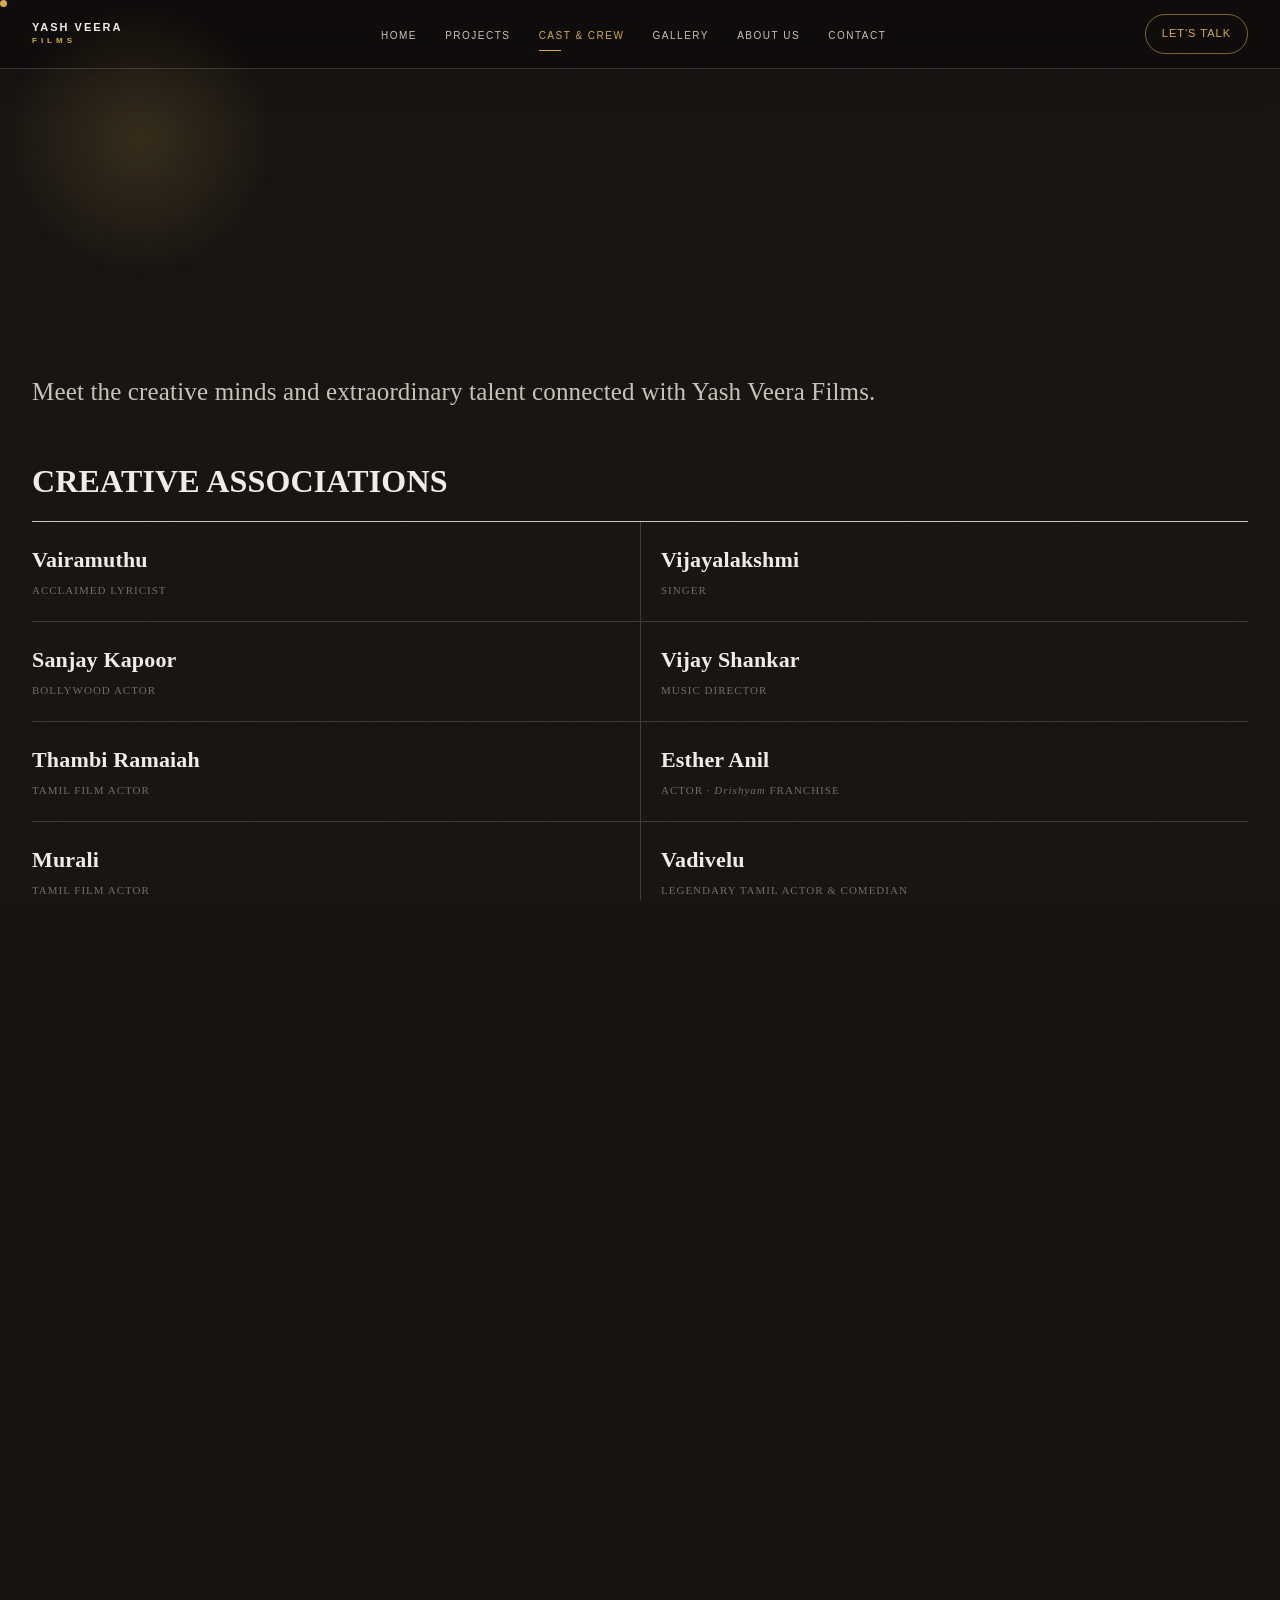
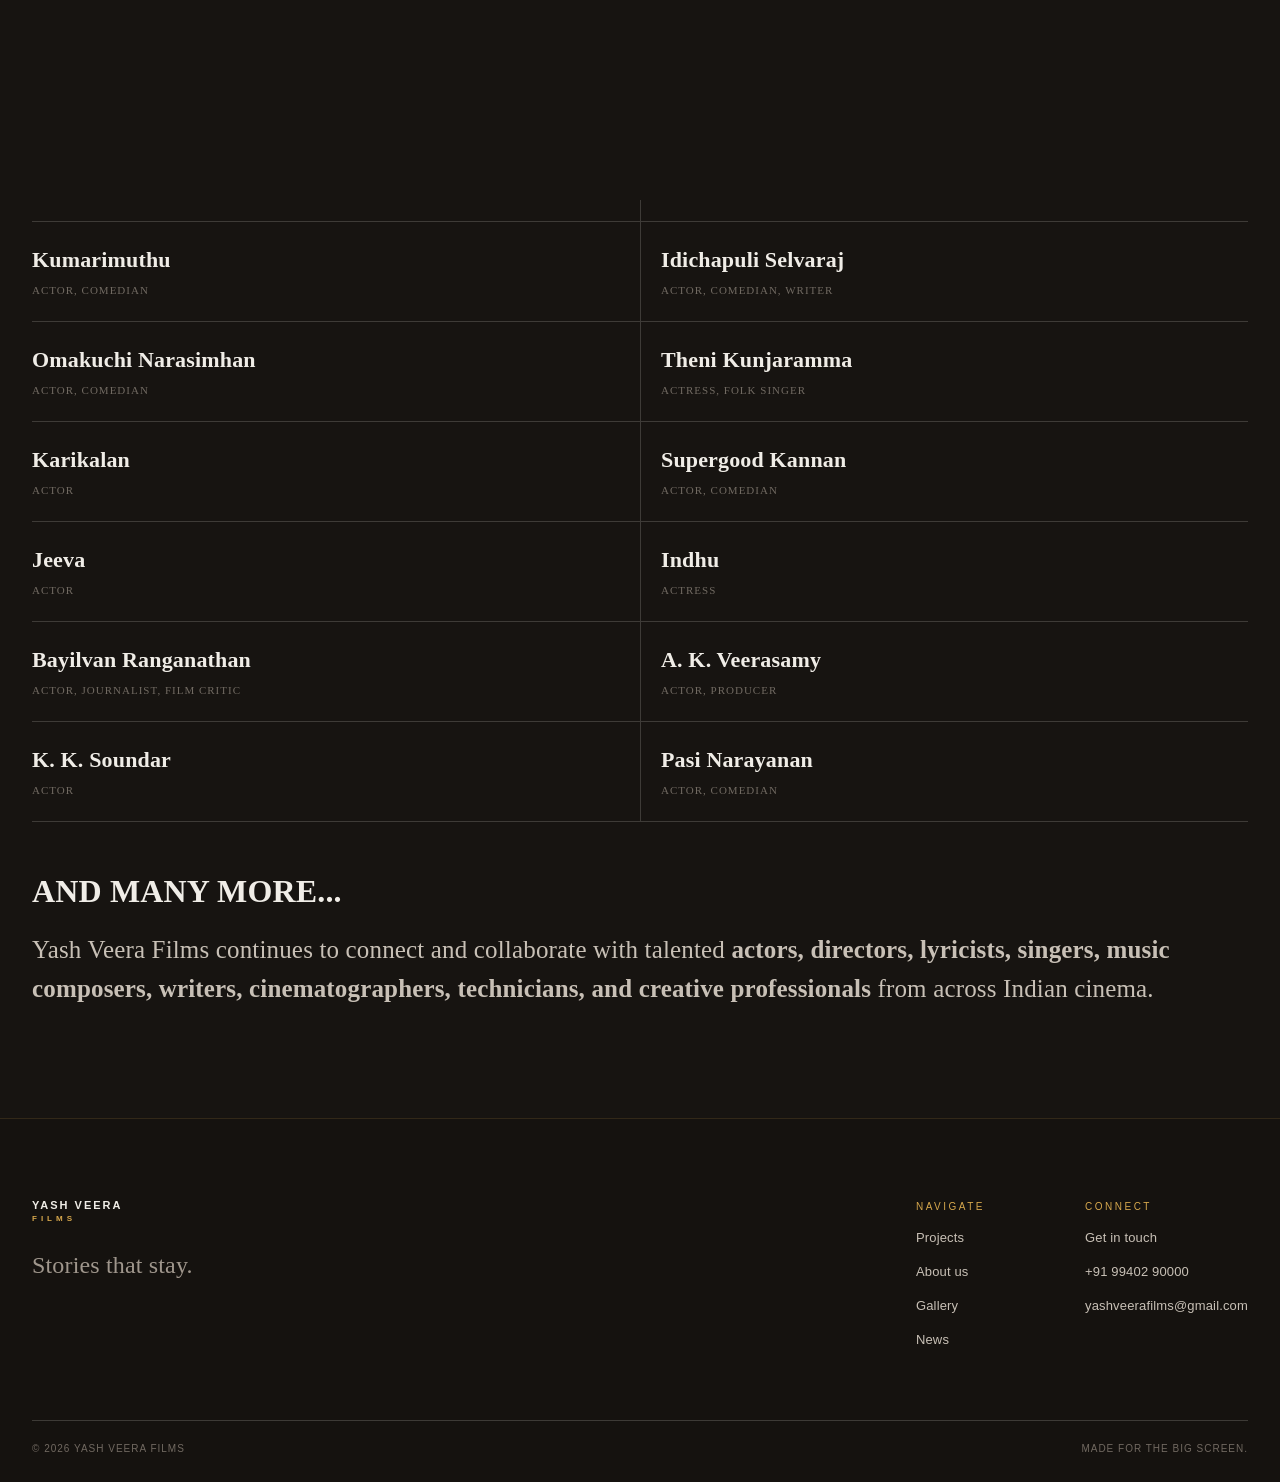
<file: cast.html>
<!DOCTYPE html>
<html lang="en">
<head>
    <meta charset="UTF-8">
    <meta name="viewport" content="width=device-width, initial-scale=1.0">
    <meta http-equiv="Content-Security-Policy" content="default-src 'self'; connect-src 'self' https://api.web3forms.com; style-src 'self' 'unsafe-inline' https://fonts.googleapis.com; font-src 'self' https://fonts.gstatic.com; img-src 'self' data:; media-src 'self'; script-src 'self' 'unsafe-inline';">
    <meta name="referrer" content="strict-origin-when-cross-origin">
    <title>Cast & Crew | Vairamuthu, Esther Anil, Sanjay Kapoor, SPB & More | Yash Veera Films</title>
    <meta name="description" content="Meet the extraordinary cast and crew of Yash Veera Films — lyricist Vairamuthu, singers S.P. Balasubrahmanyam & K.S. Chithra, actors Esther Anil, Sanjay Kapoor, Vadivelu, Murali, Thambi Ramaiah, director the director, cinematographer Garudavega Anji, and many legends of Indian cinema. Produced by Pyarelal Gundecha.">
    <meta name="keywords" content="Yash Veera Films cast crew, Vairamuthu lyricist, Esther Anil actress, Sanjay Kapoor Bollywood, SPB S P Balasubrahmanyam singer, K S Chithra singer, Vadivelu comedian, Murali Tamil actor, Thambi Ramaiah actor, the director director, Garudavega Anji cinematographer, Vijay Shankar music director, Pyarelal Gundecha producer, Tamil film cast, Pan-India film crew, yashveerafilms, Indian cinema talent">
    <meta name="author" content="Yash Veera Films">
    <meta name="robots" content="index, follow, max-snippet:-1, max-image-preview:large, max-video-preview:-1">
    <meta name="googlebot" content="index, follow, max-snippet:-1, max-image-preview:large, max-video-preview:-1">
    <!-- === GEO === -->
    <meta name="geo.region" content="IN-TN">
    <meta name="geo.placename" content="Chennai, Tamil Nadu, India">
    <!-- === OPEN GRAPH === -->
    <meta property="og:title" content="Cast & Crew | Vairamuthu, Esther Anil, Sanjay Kapoor & More | Yash Veera Films">
    <meta property="og:description" content="Extraordinary talent of Yash Veera Films — Vairamuthu, S.P. Balasubrahmanyam, Esther Anil, Sanjay Kapoor, Vadivelu, Murali and the team behind India's boldest cinema.">
    <meta property="og:image" content="https://yashveerafilms.com/assets/images/brand/yash-veera-films-logo.webp">
    <meta property="og:image:alt" content="Yash Veera Films — Cast and Crew of Indian Cinema">
    <meta property="og:type" content="website">
    <meta property="og:site_name" content="Yash Veera Films">
    <meta property="og:locale" content="en_IN">
    <meta name="twitter:card" content="summary_large_image">
    <meta name="twitter:site" content="@yashveerafilms">
    <meta name="twitter:title" content="Cast & Crew | Vairamuthu, Esther Anil, Sanjay Kapoor | Yash Veera Films">
    <meta name="twitter:description" content="Extraordinary talent of Yash Veera Films — Vairamuthu, SPB, Esther Anil, Sanjay Kapoor, Vadivelu, Murali and the bold Indian cinema team.">
    <meta name="twitter:image" content="https://yashveerafilms.com/assets/images/brand/yash-veera-films-logo.webp">
    <meta name="twitter:image:alt" content="Yash Veera Films logo">
    <meta property="og:url" content="https://yashveerafilms.com/cast.html">
    <link rel="canonical" href="https://yashveerafilms.com/cast.html">
    <link rel="alternate" hreflang="en-in" href="https://yashveerafilms.com/cast.html">
    <link rel="alternate" hreflang="x-default" href="https://yashveerafilms.com/cast.html">
    <script type="application/ld+json">
    {
      "@context": "https://schema.org",
      "@graph": [
        {
          "@type": "WebPage",
          "@id": "https://yashveerafilms.com/cast.html#webpage",
          "url": "https://yashveerafilms.com/cast.html",
          "name": "Cast & Crew | Yash Veera Films | Vairamuthu, Esther Anil, Sanjay Kapoor & More",
          "isPartOf": {"@id": "https://yashveerafilms.com/#website"},
          "breadcrumb": {
            "@type": "BreadcrumbList",
            "itemListElement": [
              {"@type": "ListItem", "position": 1, "name": "Home", "item": "https://yashveerafilms.com/"},
              {"@type": "ListItem", "position": 2, "name": "Cast & Crew", "item": "https://yashveerafilms.com/cast.html"}
            ]
          },
          "inLanguage": "en-IN",
          "dateModified": "2026-09-22"
        },
        {
          "@type": "ItemList",
          "name": "Cast & Crew of Yash Veera Films",
          "description": "Talented artists, actors, directors and crew associated with Yash Veera Films productions",
          "url": "https://yashveerafilms.com/cast.html",
          "itemListElement": [
            {"@type": "ListItem", "position": 1, "item": {"@type": "Person", "name": "Vairamuthu", "jobTitle": "Lyricist"}},
            {"@type": "ListItem", "position": 2, "item": {"@type": "Person", "name": "Esther Anil", "jobTitle": "Actress"}},
            {"@type": "ListItem", "position": 3, "item": {"@type": "Person", "name": "Sanjay Kapoor", "jobTitle": "Actor"}},
            {"@type": "ListItem", "position": 4, "item": {"@type": "Person", "name": "S. P. Balasubrahmanyam", "jobTitle": "Playback Singer", "alternateName": "SPB"}},
            {"@type": "ListItem", "position": 5, "item": {"@type": "Person", "name": "K. S. Chithra", "jobTitle": "Playback Singer"}},
            {"@type": "ListItem", "position": 6, "item": {"@type": "Person", "name": "Vadivelu", "jobTitle": "Actor & Comedian"}},
            {"@type": "ListItem", "position": 7, "item": {"@type": "Person", "name": "Murali", "jobTitle": "Tamil Film Actor"}},
            {"@type": "ListItem", "position": 8, "item": {"@type": "Person", "name": "Vijay Shankar", "jobTitle": "Music Director"}},
            {"@type": "ListItem", "position": 9, "item": {"@type": "Person", "name": "Garudavega Anji", "jobTitle": "Cinematographer"}}
          ]
        }
      ]
    }
    </script>
    <link rel="preconnect" href="https://fonts.googleapis.com">
    <link rel="preconnect" href="https://fonts.gstatic.com" crossorigin>
    <link href="https://fonts.googleapis.com/css2?family=DM+Sans:wght@400;500;700&family=Playfair+Display:wght@600;700;800&display=swap" rel="stylesheet">
    <link rel="stylesheet" href="assets/css/styles.css">
    <link rel="icon" type="image/webp" href="assets/images/brand/favicon.webp">
        <!-- Google tag (gtag.js) -->
        <script async src="https://www.googletagmanager.com/gtag/js?id=AW-18514886778"></script>
        <script>
            window.dataLayer = window.dataLayer || [];
            function gtag(){dataLayer.push(arguments);}
            gtag('js', new Date());

            gtag('config', 'AW-18514886778');
        </script>
</head>
<body class="cast-body">
    <div class="film-grain" aria-hidden="true"></div>
    <div class="scroll-progress" aria-hidden="true"></div>
    <div class="cursor-glow"></div>
    <div class="cursor-dot"></div>

    <nav id="navbar" class="navbar scrolled">
        <div class="nav-container">
            <a href="index.html" class="logo" aria-label="Yash Veera Films home">
                <strong>YASH VEERA<br><small>FILMS</small></strong>
            </a>
            <ul class="nav-links">
                <li><a href="index.html">Home</a></li>
                <li><a href="projects.html">Projects</a></li>
                <li><a class="active" aria-current="page" href="cast.html">Cast &amp; Crew</a></li>
                <li><a href="gallery.html">Gallery</a></li>
                <li><a href="about.html">About Us</a></li>
                <li><a href="contact.html">Contact</a></li>
            </ul>
            <a class="nav-mark" href="contact.html">Let's talk</a>
            <button class="menu-toggle" type="button" aria-label="Open menu" aria-expanded="false"><span></span><span></span></button>
        </div>
    </nav>

    <main>
        <section id="cast-and-crew" class="about-section" style="min-height: calc(100vh - 200px);">
            <div class="container">
                <h2 class="reveal">Cast &amp; Crew</h2>
                <div class="about-content reveal">
                    <p>Meet the creative minds and extraordinary talent connected with Yash Veera Films.</p>
                    <h3 class="associations-heading">Creative associations</h3>
                    <div class="association-list">
                        <div class="association"><strong>Vairamuthu</strong><span>Acclaimed Lyricist</span></div>
                        <div class="association"><strong>Vijayalakshmi</strong><span>Singer</span></div>
                        <div class="association"><strong>Sanjay Kapoor</strong><span>Bollywood Actor</span></div>
                        <div class="association"><strong>Vijay Shankar</strong><span>Music Director</span></div>
                        <div class="association"><strong>Thambi Ramaiah</strong><span>Tamil Film Actor</span></div>
                        <div class="association"><strong>Esther Anil</strong><span>Actor · <em>Drishyam</em> Franchise</span></div>
                        <div class="association"><strong>Murali</strong><span>Tamil Film Actor</span></div>
                        <div class="association"><strong>Vadivelu</strong><span>Legendary Tamil Actor &amp; Comedian</span></div>
                        <div class="association"><strong>Swarnalatha</strong><span>Singer</span></div>
                        <div class="association"><strong>Shahul Hameed</strong><span>Singer</span></div>
                        <div class="association"><strong>Jayasuriya</strong><span>Singer</span></div>
                        <div class="association"><strong>Dr. Karthikeyan</strong><span>Singer</span></div>
                        <div class="association"><strong>S. P. Balasubrahmanyam</strong><span>Singer</span></div>
                        <div class="association"><strong>K. S. Chithra</strong><span>Singer</span></div>
                        <div class="association"><strong>S. Janaki</strong><span>Singer</span></div>
                        <div class="association"><strong>Sindhu</strong><span>Singer</span></div>
                        <div class="association"><strong>Sangita</strong><span>Actress</span></div>
                        <div class="association"><strong>Revathi</strong><span>Actress, Director</span></div>
                        <div class="association"><strong>Maheswari</strong><span>Actress, Television personality</span></div>
                        <div class="association"><strong>Kazan Khan</strong><span>Actor, Villain</span></div>
                        <div class="association"><strong>Vinu Chakravarthy</strong><span>Actor, Writer</span></div>
                        <div class="association"><strong>Rajeev</strong><span>Actor</span></div>
                        <div class="association"><strong>Alphonsa</strong><span>Actress, Dancer</span></div>
                        <div class="association"><strong>Vennira Aadai Moorthy</strong><span>Actor, Comedian, Writer</span></div>
                        <div class="association"><strong>Madhan Bob</strong><span>Actor, Comedian, Musician</span></div>
                        <div class="association"><strong>Mayilsamy</strong><span>Actor, Comedian</span></div>
                        <div class="association"><strong>Kumarimuthu</strong><span>Actor, Comedian</span></div>
                        <div class="association"><strong>Idichapuli Selvaraj</strong><span>Actor, Comedian, Writer</span></div>
                        <div class="association"><strong>Omakuchi Narasimhan</strong><span>Actor, Comedian</span></div>
                        <div class="association"><strong>Theni Kunjaramma</strong><span>Actress, Folk Singer</span></div>
                        <div class="association"><strong>Karikalan</strong><span>Actor</span></div>
                        <div class="association"><strong>Supergood Kannan</strong><span>Actor, Comedian</span></div>
                        <div class="association"><strong>Jeeva</strong><span>Actor</span></div>
                        <div class="association"><strong>Indhu</strong><span>Actress</span></div>
                        <div class="association"><strong>Bayilvan Ranganathan</strong><span>Actor, Journalist, Film Critic</span></div>
                        <div class="association"><strong>A. K. Veerasamy</strong><span>Actor, Producer</span></div>
                        <div class="association"><strong>K. K. Soundar</strong><span>Actor</span></div>
                        <div class="association"><strong>Pasi Narayanan</strong><span>Actor, Comedian</span></div>
                    </div>
                    <h3 class="associations-heading">And many more...</h3>
                    <p>Yash Veera Films continues to connect and collaborate with talented <strong>actors, directors, lyricists, singers, music composers, writers, cinematographers, technicians, and creative professionals</strong> from across Indian cinema.</p>
                </div>
            </div>
        </section>
    </main>

    <footer>
        <div class="container footer-top">
            <div class="footer-brand">
                <a href="index.html" class="logo">

                    <strong>YASH VEERA<br><small>FILMS</small></strong>
                </a>
                <p>Stories that stay.</p>
            </div>
            <div class="footer-links">
                <div>
                    <p class="eyebrow">Navigate</p>
                    <a href="projects.html">Projects</a>
                    <a href="about.html">About us</a>
                    <a href="gallery.html">Gallery</a>
                    <a href="news.html">News</a>
                </div>
                <div>
                    <p class="eyebrow">Connect</p>
                    <a href="contact.html">Get in touch</a>
                    <a href="tel:+919940290000">+91 99402 90000</a>
                    <a href="mailto:yashveerafilms@gmail.com">yashveerafilms@gmail.com</a>
                </div>
            </div>
        </div>
        <div class="container footer-bottom">
            <span>© 2026 Yash Veera Films</span>
            <span>Made for the big screen.</span>
        </div>
    </footer>

    <div class="page-transition" id="page-transition" aria-hidden="true"></div>
    <script src="assets/js/script.js" defer></script>
</body>
</html>
</file>
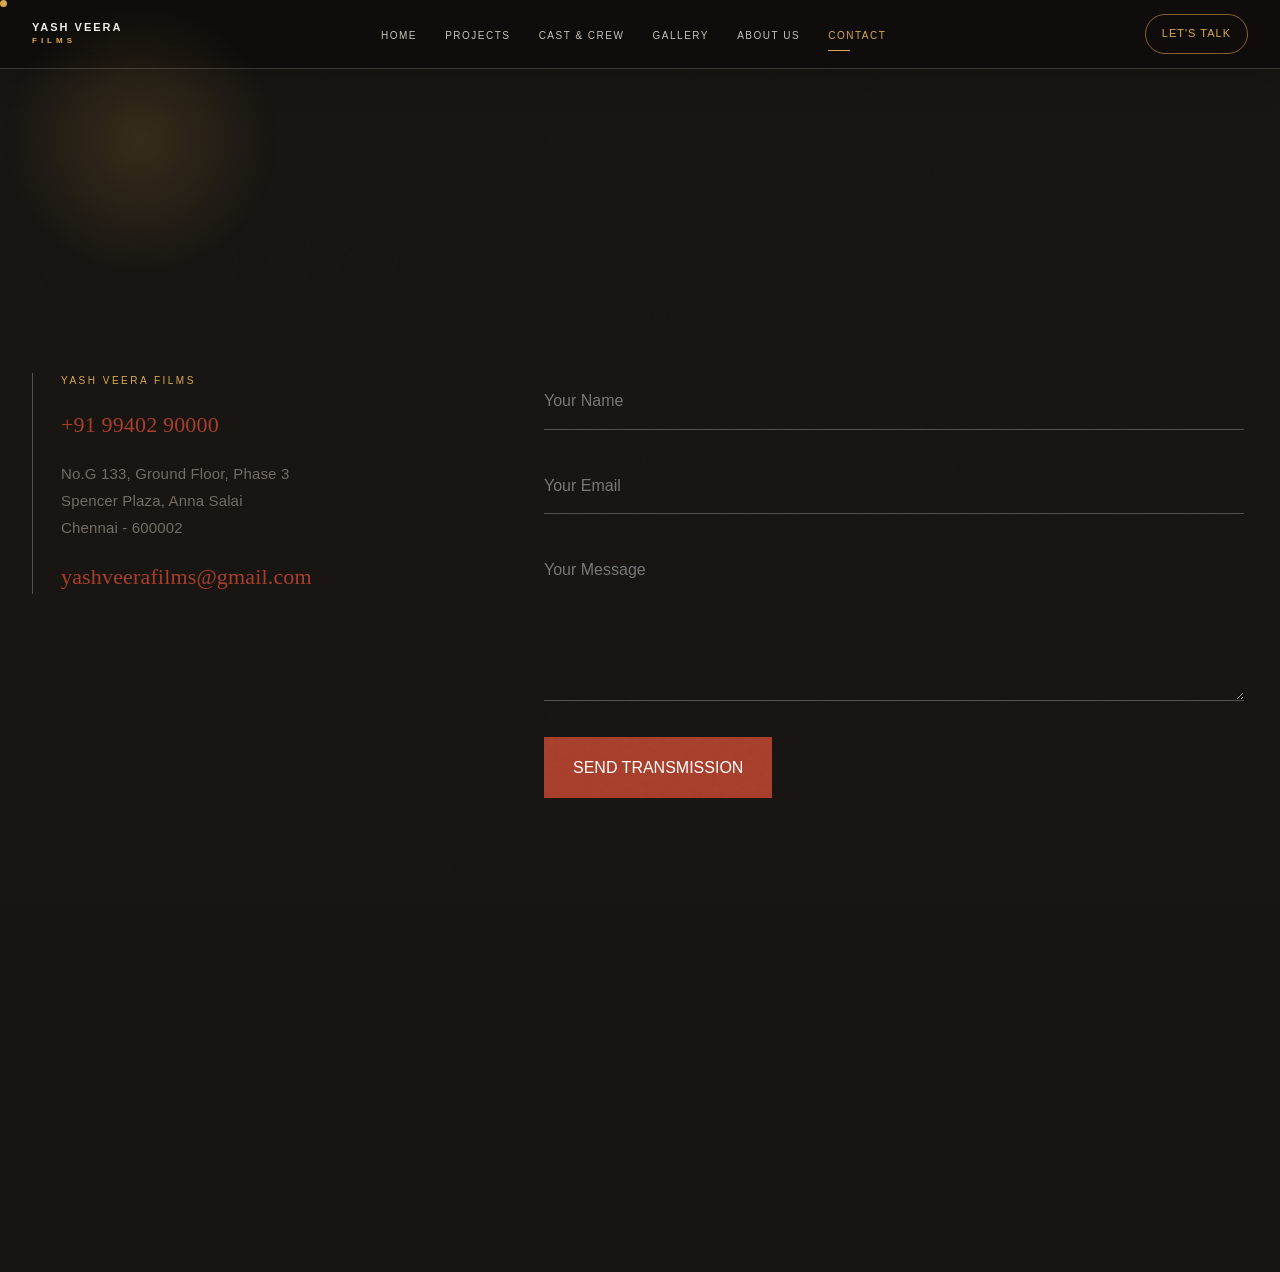
<file: contact.html>
<!DOCTYPE html>
<html lang="en">
<head>
    <meta charset="UTF-8">
    <meta name="viewport" content="width=device-width, initial-scale=1.0">
    <meta http-equiv="Content-Security-Policy" content="default-src 'self'; connect-src 'self' https://api.web3forms.com; style-src 'self' 'unsafe-inline' https://fonts.googleapis.com; font-src 'self' https://fonts.gstatic.com; img-src 'self' data:; media-src 'self'; script-src 'self' 'unsafe-inline';">
    <meta name="referrer" content="strict-origin-when-cross-origin">
    <title>Contact Yash Veera Films | Pyarelal Gundecha | Spencer Plaza Chennai | +91 99402 90000</title>
    <meta name="description" content="Contact Yash Veera Films — reach Indian film producer Pyarelal Gundecha at Spencer Plaza, Anna Salai, Chennai 600002. Call +91 99402 90000 or email yashveerafilms@gmail.com. We welcome film collaborations, script pitches, and business inquiries.">
    <meta name="keywords" content="contact Yash Veera Films, Pyarelal Gundecha contact, film producer contact Chennai, yashveerafilms contact, Indian film production company contact, Spencer Plaza Chennai film office, Tamil film producer phone number, film collaboration India, pitch film to producer India, yashveerafilms@gmail.com, +91 99402 90000">
    <meta name="author" content="Yash Veera Films">
    <meta name="robots" content="index, follow, max-snippet:-1, max-image-preview:large, max-video-preview:-1">
    <meta name="googlebot" content="index, follow, max-snippet:-1, max-image-preview:large, max-video-preview:-1">
    <!-- ═══ GEO ═══ -->
    <meta name="geo.region" content="IN-TN">
    <meta name="geo.placename" content="Chennai, Tamil Nadu, India">
    <meta name="geo.position" content="13.0613;80.2733">
    <meta name="ICBM" content="13.0613, 80.2733">
    <!-- ═══ OPEN GRAPH ═══ -->
    <meta property="og:title" content="Contact Yash Veera Films | Pyarelal Gundecha | Chennai">
    <meta property="og:description" content="Contact Indian film producer Pyarelal Gundecha — Yash Veera Films, Spencer Plaza, Chennai. +91 99402 90000 | yashveerafilms@gmail.com. Open for film collaborations.">
    <meta property="og:image" content="https://yashveerafilms.com/assets/images/brand/yash-veera-films-logo.webp">
    <meta property="og:image:alt" content="Yash Veera Films — Contact Us, Chennai">
    <meta property="og:type" content="website">
    <meta property="og:site_name" content="Yash Veera Films">
    <meta property="og:locale" content="en_IN">
    <meta name="twitter:card" content="summary_large_image">
    <meta name="twitter:site" content="@yashveerafilms">
    <meta name="twitter:title" content="Contact Yash Veera Films | Pyarelal Gundecha | Chennai">
    <meta name="twitter:description" content="Reach Indian film producer Pyarelal Gundecha — Yash Veera Films, Spencer Plaza, Chennai. Call or email for film collaborations.">
    <meta name="twitter:image" content="https://yashveerafilms.com/assets/images/brand/yash-veera-films-logo.webp">
    <meta name="twitter:image:alt" content="Yash Veera Films logo">
    <meta property="og:url" content="https://yashveerafilms.com/contact.html">
    <link rel="canonical" href="https://yashveerafilms.com/contact.html">
    <link rel="alternate" hreflang="en-in" href="https://yashveerafilms.com/contact.html">
    <link rel="alternate" hreflang="x-default" href="https://yashveerafilms.com/contact.html">
    <script type="application/ld+json">
    {
      "@context": "https://schema.org",
      "@graph": [
        {
          "@type": "WebPage",
          "@id": "https://yashveerafilms.com/contact.html#webpage",
          "url": "https://yashveerafilms.com/contact.html",
          "name": "Contact Yash Veera Films | Pyarelal Gundecha | Spencer Plaza Chennai",
          "isPartOf": {"@id": "https://yashveerafilms.com/#website"},
          "breadcrumb": {
            "@type": "BreadcrumbList",
            "itemListElement": [
              {"@type": "ListItem", "position": 1, "name": "Home", "item": "https://yashveerafilms.com/"},
              {"@type": "ListItem", "position": 2, "name": "Contact", "item": "https://yashveerafilms.com/contact.html"}
            ]
          },
          "inLanguage": "en-IN",
          "dateModified": "2026-09-22"
        },
        {
          "@type": "ContactPage",
          "name": "Contact Yash Veera Films",
          "url": "https://yashveerafilms.com/contact.html",
          "description": "Contact page for Yash Veera Films — Indian film production company founded by Pyarelal Gundecha.",
          "mainEntity": {
            "@type": ["Organization", "LocalBusiness"],
            "@id": "https://yashveerafilms.com/#organization",
            "name": "Yash Veera Films",
            "telephone": "+91-99402-90000",
            "email": "yashveerafilms@gmail.com",
            "priceRange": "$$",
            "address": {
              "@type": "PostalAddress",
              "streetAddress": "No.G 133, Ground Floor, Phase 3, Spencer Plaza, Anna Salai",
              "addressLocality": "Chennai",
              "addressRegion": "Tamil Nadu",
              "postalCode": "600002",
              "addressCountry": "IN"
            },
            "geo": {
              "@type": "GeoCoordinates",
              "latitude": 13.0613,
              "longitude": 80.2733
            },
            "openingHoursSpecification": {
              "@type": "OpeningHoursSpecification",
              "dayOfWeek": ["Monday","Tuesday","Wednesday","Thursday","Friday","Saturday"],
              "opens": "09:00",
              "closes": "18:00"
            },
            "contactPoint": {
              "@type": "ContactPoint",
              "telephone": "+91-99402-90000",
              "email": "yashveerafilms@gmail.com",
              "contactType": "business inquiries",
              "availableLanguage": ["English", "Tamil", "Hindi"]
            }
          }
        }
      ]
    }
    </script>
    <link rel="preconnect" href="https://fonts.googleapis.com">
    <link rel="preconnect" href="https://fonts.gstatic.com" crossorigin>
    <link href="https://fonts.googleapis.com/css2?family=DM+Sans:wght@400;500;700&family=Playfair+Display:wght@600;700;800&display=swap" rel="stylesheet">
    <link rel="stylesheet" href="assets/css/styles.css">
    <link rel="icon" type="image/webp" href="assets/images/brand/favicon.webp">
        <!-- Google tag (gtag.js) -->
        <script async src="https://www.googletagmanager.com/gtag/js?id=AW-18514886778"></script>
        <script>
            window.dataLayer = window.dataLayer || [];
            function gtag(){dataLayer.push(arguments);}
            gtag('js', new Date());

            gtag('config', 'AW-18514886778');
        </script>
</head>
<body class="contact-body">
    <div class="film-grain" aria-hidden="true"></div>
    <div class="scroll-progress" aria-hidden="true"></div>
    <div class="cursor-glow"></div>
    <div class="cursor-dot"></div>

    <nav id="navbar" class="navbar scrolled">
        <div class="nav-container">
            <a href="index.html" class="logo" aria-label="Yash Veera Films home">
                <strong>YASH VEERA<br><small>FILMS</small></strong>
            </a>
            <ul class="nav-links">
                <li><a href="index.html">Home</a></li>
                <li><a href="projects.html">Projects</a></li>
                <li><a href="cast.html">Cast & Crew</a></li>
                <li><a href="gallery.html">Gallery</a></li>
                <li><a href="about.html">About Us</a></li>
                <li><a class="active" aria-current="page" href="contact.html">Contact</a></li>
            </ul>
            <a class="nav-mark" href="contact.html">Let's talk</a>
            <button class="menu-toggle" type="button" aria-label="Open menu" aria-expanded="false"><span></span><span></span></button>
        </div>
    </nav>

    <main>
        <section id="contact" class="contact-section" style="min-height: calc(100vh - 200px);">
            <div class="container reveal">
                <h2>Get In Touch</h2>
                <div class="contact-layout">
                    <div class="contact-info">
                        <p class="eyebrow">Yash Veera Films</p>
                        <a href="tel:+919940290000">+91 99402 90000</a>
                        <address>
                            No.G 133, Ground Floor, Phase 3<br>
                            Spencer Plaza, Anna Salai<br>
                            Chennai - 600002
                        </address>
                        <a href="mailto:yashveerafilms@gmail.com">yashveerafilms@gmail.com</a>
                    </div>
                    <form id="contact-form" class="contact-form reveal">
                        <input type="hidden" name="access_key" value="acf280e0-45cc-4c3e-99f0-594288223038">
                        <div class="form-group">
                            <label for="name" class="sr-only">Your Name</label>
                            <input type="text" id="name" name="name" placeholder="Your Name" required>
                        </div>
                        <div class="form-group">
                            <label for="email" class="sr-only">Your Email</label>
                            <input type="email" id="email" name="email" placeholder="Your Email" required>
                        </div>
                        <div class="form-group">
                            <label for="message" class="sr-only">Your Message</label>
                            <textarea id="message" name="message" rows="5" placeholder="Your Message" required></textarea>
                        </div>
                        <button type="submit" class="btn-primary">Send Transmission</button>
                    </form>
                </div>
            </div>
        </section>
    </main>

    <footer>
        <div class="container footer-top">
            <div class="footer-brand">
                <a href="index.html" class="logo">

                    <strong>YASH VEERA<br><small>FILMS</small></strong>
                </a>
                <p>Stories that stay.</p>
            </div>
            <div class="footer-links">
                <div>
                    <p class="eyebrow">Navigate</p>
                    <a href="projects.html">Projects</a>
                    <a href="about.html">About us</a>
                    <a href="gallery.html">Gallery</a>
                    <a href="news.html">News</a>
                </div>
                <div>
                    <p class="eyebrow">Connect</p>
                    <a href="contact.html">Get in touch</a>
                    <a href="tel:+919940290000">+91 99402 90000</a>
                    <a href="mailto:yashveerafilms@gmail.com">yashveerafilms@gmail.com</a>
                </div>
            </div>
        </div>
        <div class="container footer-bottom">
            <span>© 2026 Yash Veera Films</span>
            <span>Made for the big screen.</span>
        </div>
    </footer>

    <div class="page-transition" id="page-transition" aria-hidden="true"></div>
    <script src="assets/js/script.js" defer></script>
</body>
</html>
</file>
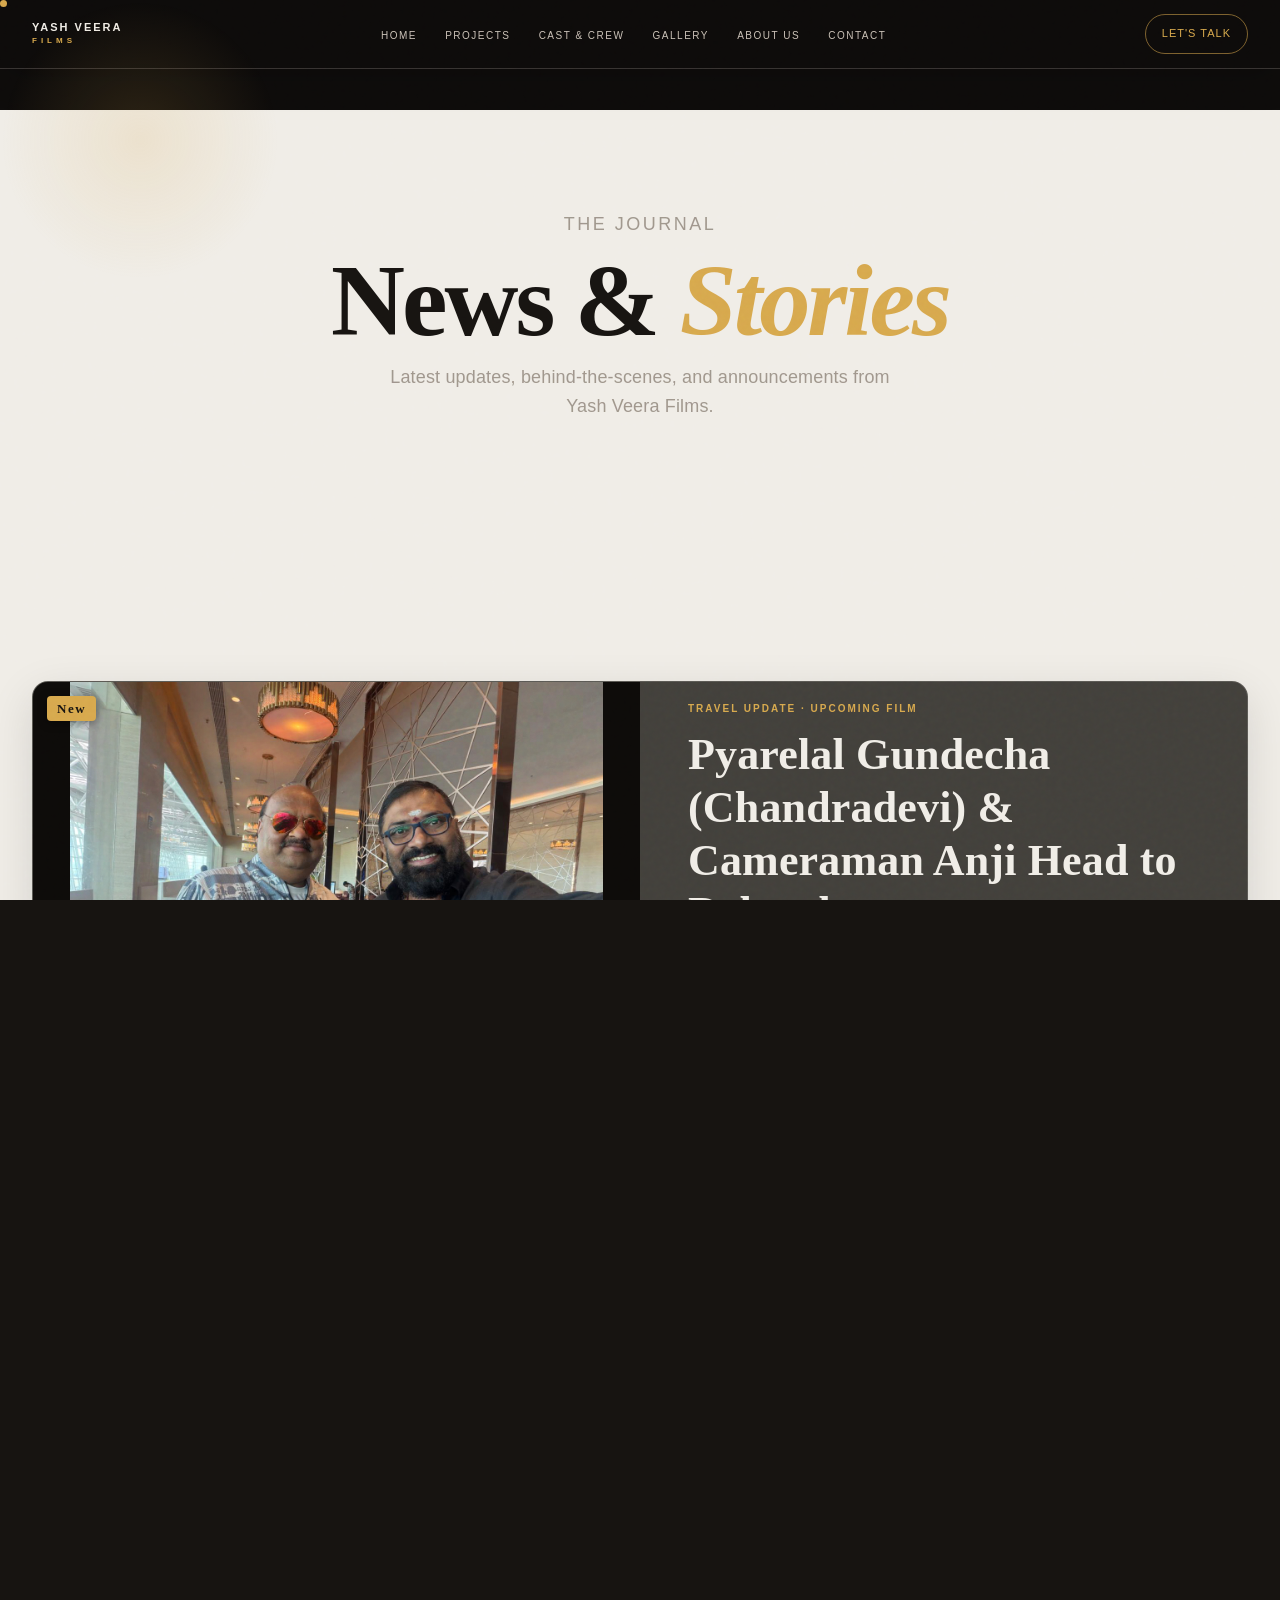
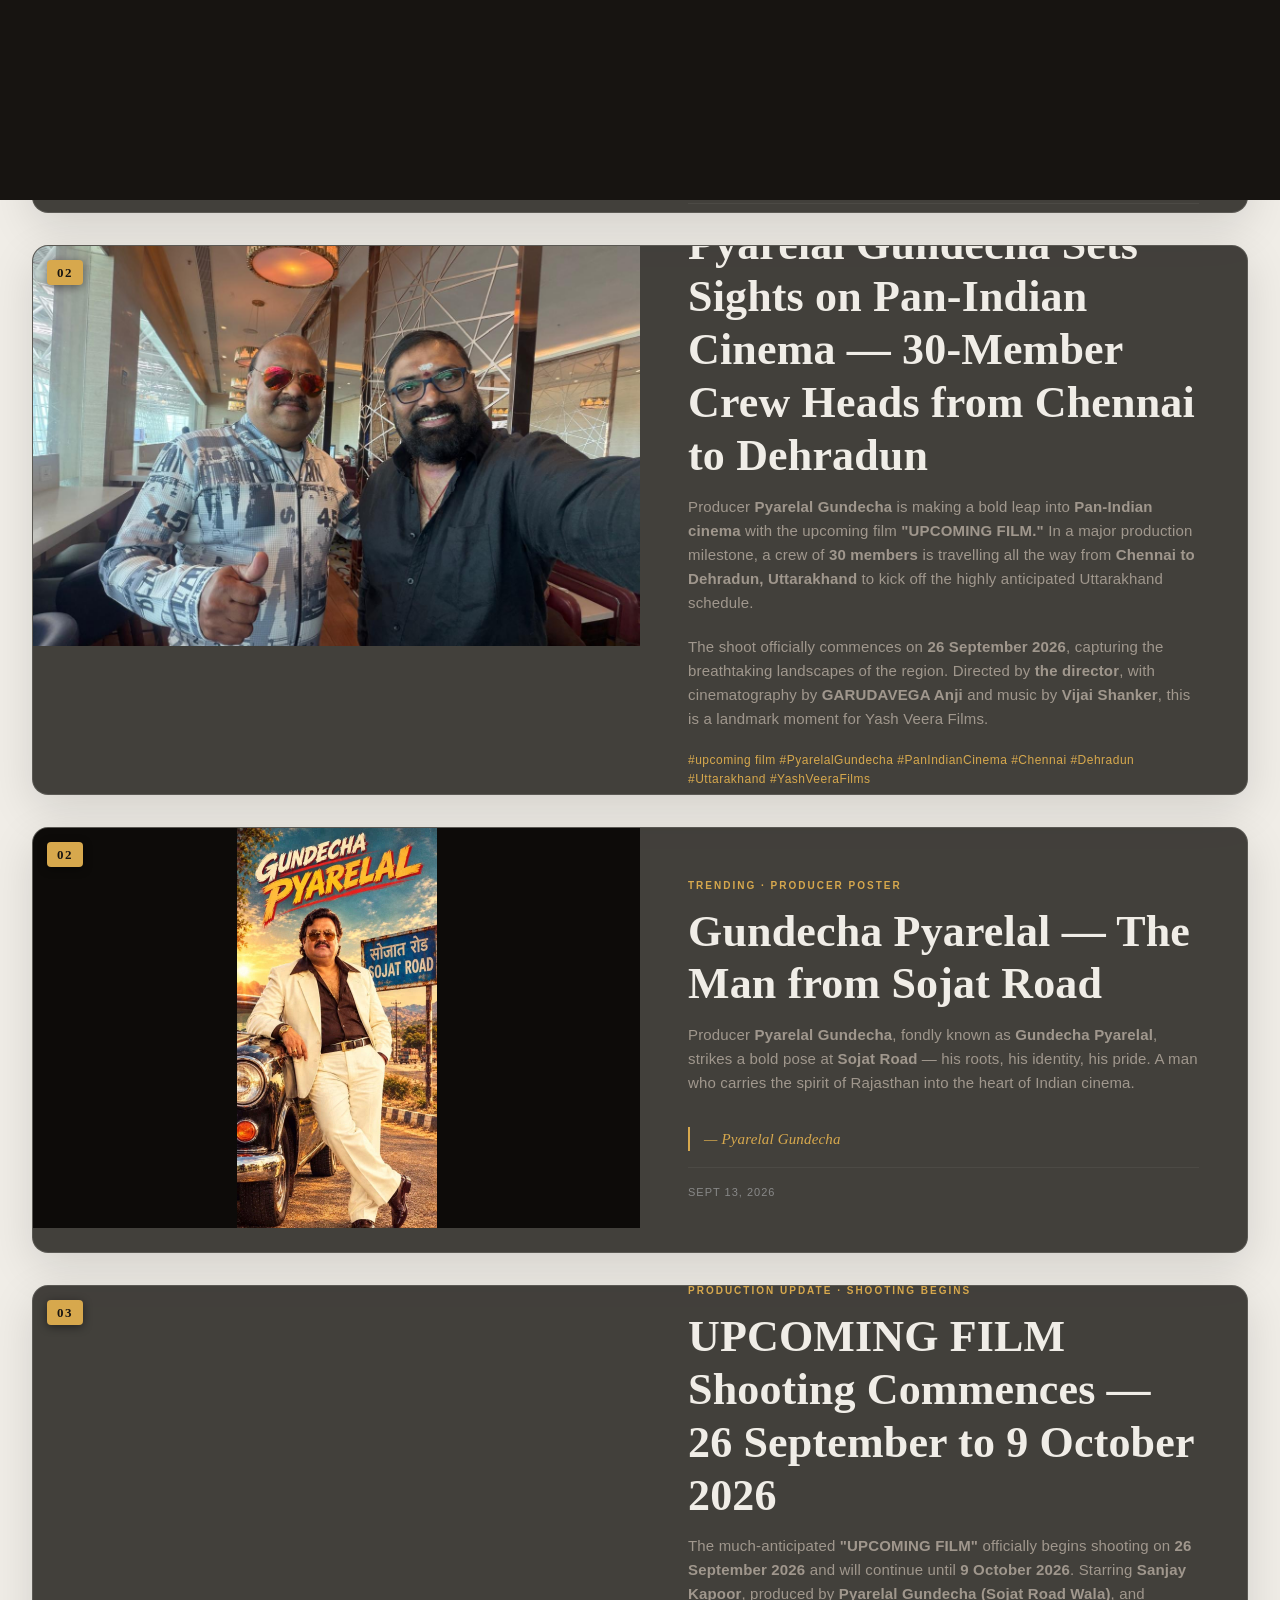
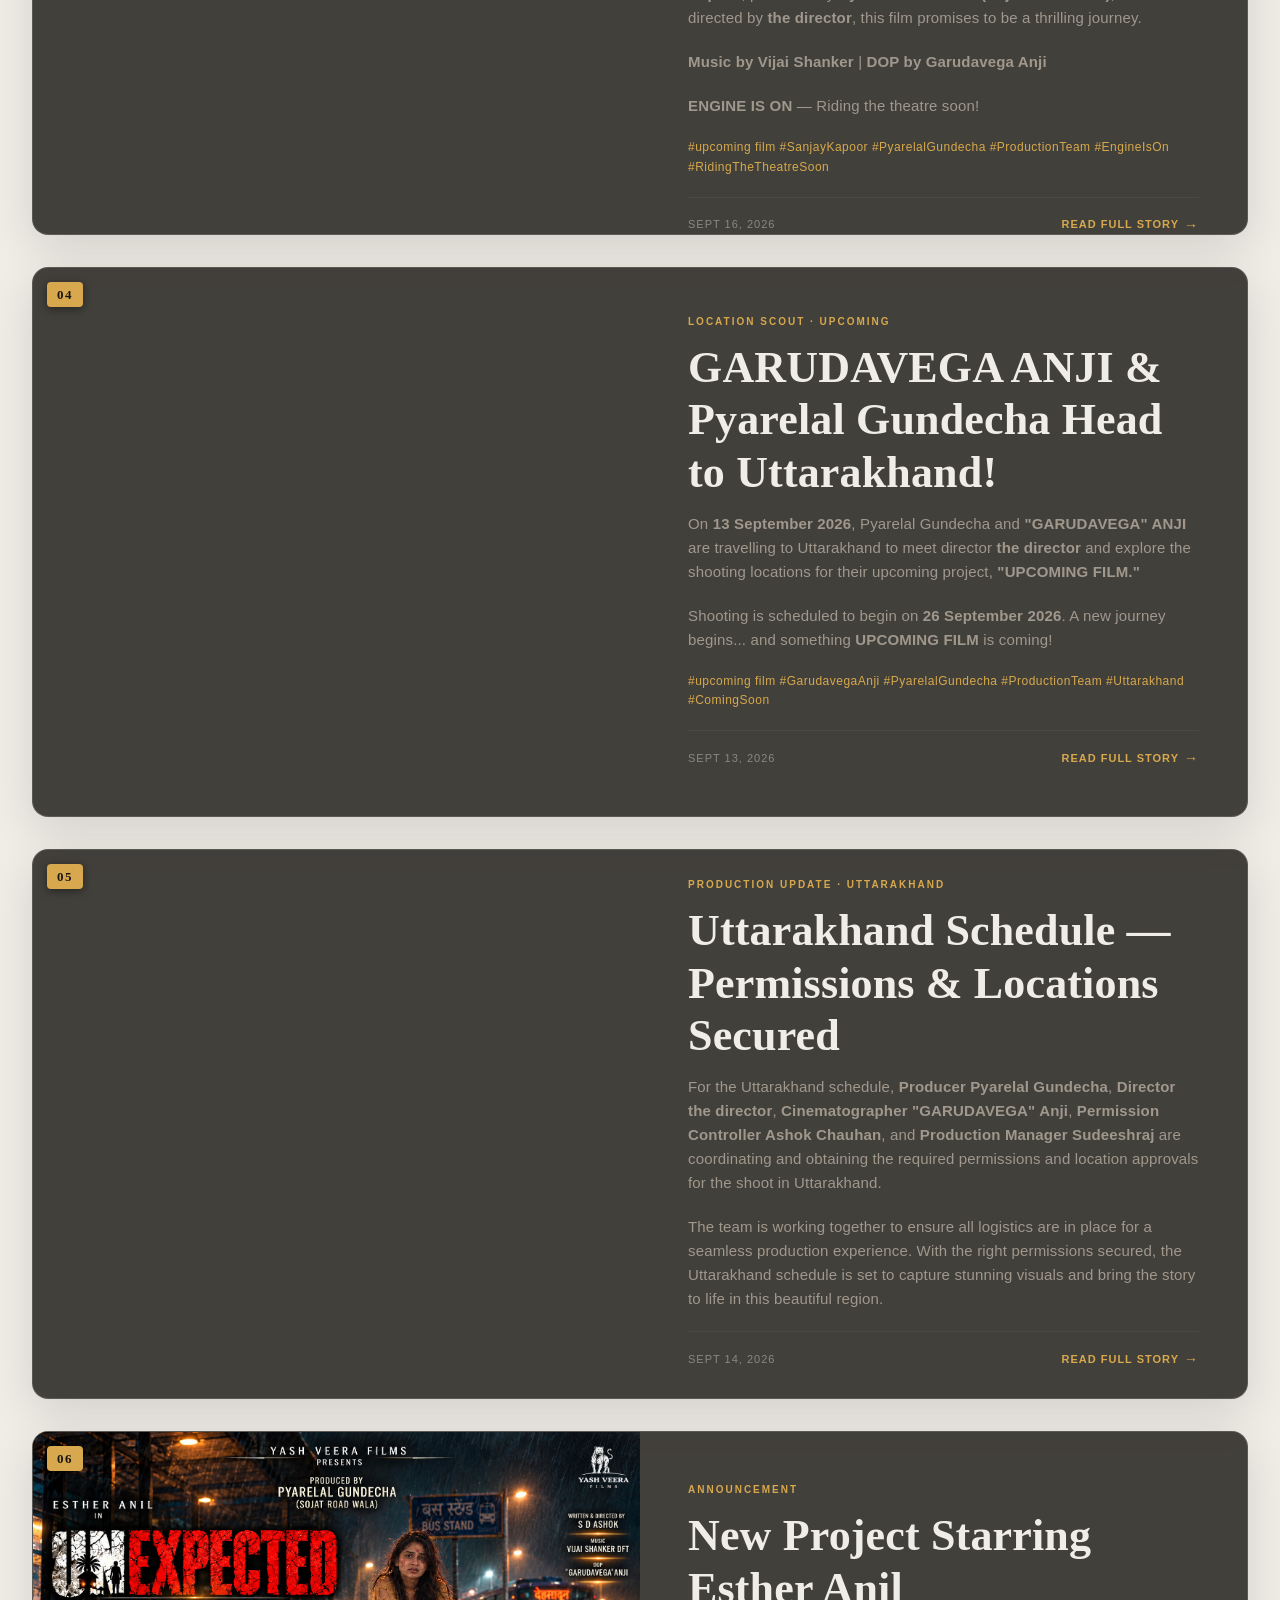
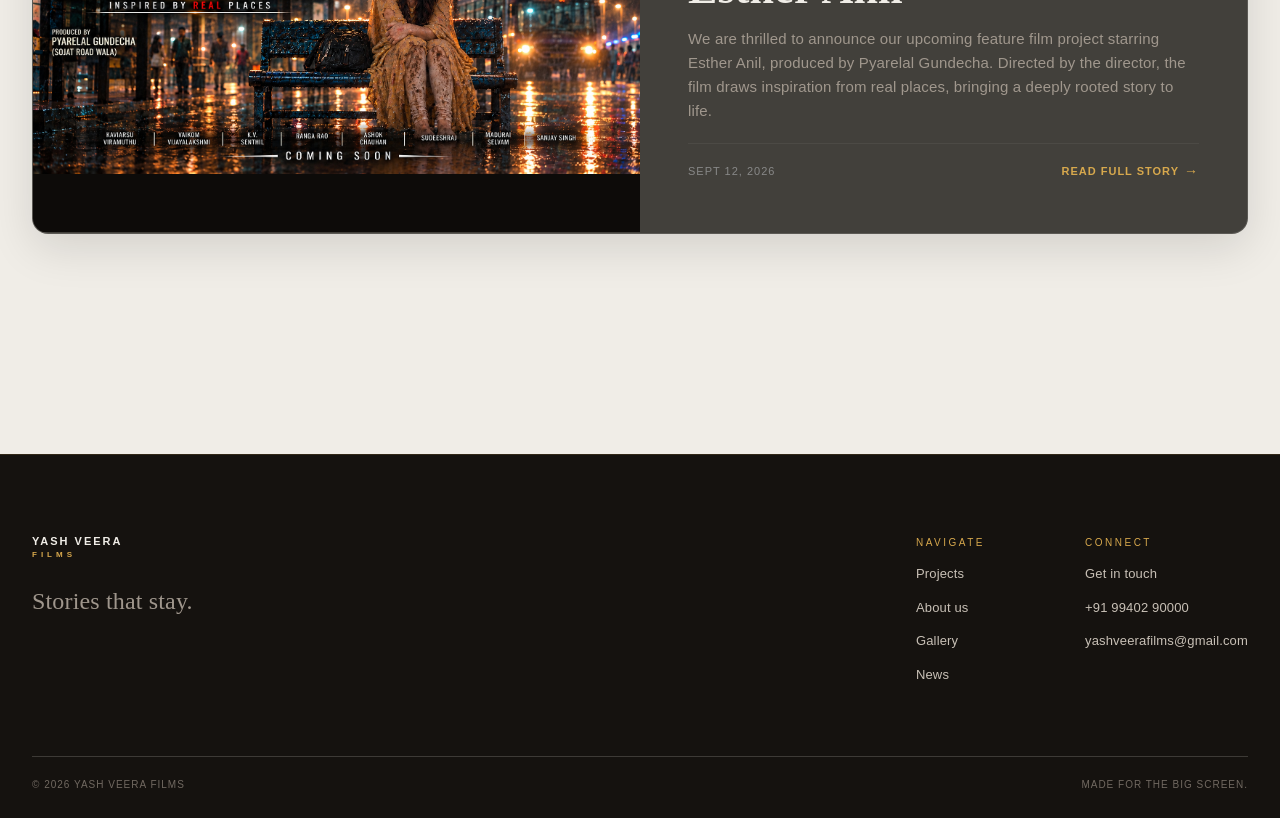
<file: news.html>
<!DOCTYPE html>
<html lang="en">
<head>
    <meta charset="UTF-8">
    <meta name="viewport" content="width=device-width, initial-scale=1.0">
    <meta http-equiv="Content-Security-Policy" content="default-src 'self'; connect-src 'self' https://api.web3forms.com; style-src 'self' 'unsafe-inline' https://fonts.googleapis.com; font-src 'self' https://fonts.gstatic.com; img-src 'self' data:; media-src 'self'; script-src 'self' 'unsafe-inline';">
    <meta name="referrer" content="strict-origin-when-cross-origin">
    <title>Latest News | Pyarelal Gundecha & Yash Veera Films | Indian Cinema 2026</title>
    <meta name="description" content="Latest news from Yash Veera Films — upcoming film 2026 Pan-India shoot in Uttarakhand, Gundecha Pyarelal poster launch, 30-member crew Chennai to Dehradun, and behind-the-scenes updates from producer Pyarelal Gundecha.">
    <meta name="keywords" content="Yash Veera Films news 2026, Pyarelal Gundecha news, upcoming film film news 2026, Pan-India film shoot Uttarakhand, Gundecha Pyarelal Sojat Road, Indian film production news, Tamil film news 2026, Esther Anil Expected film, Garudavega Anji cinematographer, the director director upcoming film, Sanjay Kapoor upcoming film film, Dehradun film shoot, Chennai film production house news, yashveerafilms latest news, stories that stay">
    <meta name="author" content="Yash Veera Films">
    <meta name="robots" content="index, follow, max-snippet:-1, max-image-preview:large, max-video-preview:-1">
    <meta name="googlebot" content="index, follow, max-snippet:-1, max-image-preview:large, max-video-preview:-1">
    <!-- === GEO === -->
    <meta name="geo.region" content="IN-TN">
    <meta name="geo.placename" content="Chennai, Tamil Nadu, India">
    <!-- === OPEN GRAPH === -->
    <meta property="og:title" content="Latest News | Pyarelal Gundecha & Yash Veera Films | 2026">
    <meta property="og:description" content="Latest film news from Yash Veera Films — upcoming film Pan-India shoot, Gundecha Pyarelal poster, Uttarakhand schedule and behind-the-scenes from producer Pyarelal Gundecha.">
    <meta property="og:image" content="https://yashveerafilms.com/assets/images/news/news-pan-india-crew.jpeg">
    <meta property="og:image:width" content="1200">
    <meta property="og:image:height" content="630">
    <meta property="og:image:alt" content="Pyarelal Gundecha Pan-Indian movie — 30-member crew travels Chennai to Dehradun, Uttarakhand">
    <meta property="og:type" content="website">
    <meta property="og:site_name" content="Yash Veera Films">
    <meta property="og:locale" content="en_IN">
    <meta name="twitter:card" content="summary_large_image">
    <meta name="twitter:site" content="@yashveerafilms">
    <meta name="twitter:title" content="Latest News | Pyarelal Gundecha & Yash Veera Films 2026">
    <meta name="twitter:description" content="Latest from Yash Veera Films — Pan-India shoot, Gundecha Pyarelal poster, Uttarakhand schedule and more from producer Pyarelal Gundecha.">
    <meta name="twitter:image" content="https://yashveerafilms.com/assets/images/news/news-pan-india-crew.jpeg">
    <meta name="twitter:image:alt" content="Pyarelal Gundecha Pan-Indian movie — 30-member crew travels Chennai to Dehradun, Uttarakhand">
    <meta property="og:url" content="https://yashveerafilms.com/news.html">
    <link rel="canonical" href="https://yashveerafilms.com/news.html">
    <link rel="alternate" hreflang="en-in" href="https://yashveerafilms.com/news.html">
    <link rel="alternate" hreflang="x-default" href="https://yashveerafilms.com/news.html">
    <script type="application/ld+json">
    {
      "@context": "https://schema.org",
      "@graph": [
      {
        "@type": "WebPage",
        "@id": "https://yashveerafilms.com/news.html#webpage",
        "url": "https://yashveerafilms.com/news.html",
        "name": "Latest News | Pyarelal Gundecha & Yash Veera Films | Indian Cinema 2026",
        "isPartOf": {"@id": "https://yashveerafilms.com/#website"},
        "breadcrumb": {
          "@type": "BreadcrumbList",
          "itemListElement": [
            {"@type": "ListItem", "position": 1, "name": "Home", "item": "https://yashveerafilms.com/"},
            {"@type": "ListItem", "position": 2, "name": "News", "item": "https://yashveerafilms.com/news.html"}
          ]
        },
        "inLanguage": "en-IN",
        "dateModified": "2026-09-22"
      },
      {
        "@type": "Blog",
        "name": "Yash Veera Films — News & Stories",
        "url": "https://yashveerafilms.com/news.html",
        "description": "Latest news, behind-the-scenes updates, and announcements from Yash Veera Films and producer Pyarelal Gundecha.",
        "publisher": {
          "@type": "Organization",
          "name": "Yash Veera Films",
          "logo": {
            "@type": "ImageObject",
            "url": "https://yashveerafilms.com/assets/images/brand/yash-veera-films-logo.webp"
          }
        },
      "blogPost": [
        {
          "@type": "BlogPosting",
          "headline": "Pyarelal Gundecha's Pan-Indian Movie — 30-Member Crew Travels from Chennai to Dehradun, Uttarakhand",
          "description": "Producer Pyarelal Gundecha makes a bold move into Pan-Indian cinema as a 30-member crew travels from Chennai to Dehradun, Uttarakhand for the upcoming film film shoot starting 26 September 2026.",
          "image": {
            "@type": "ImageObject",
            "url": "https://yashveerafilms.com/assets/images/news/news-trending-1.jpeg",
            "name": "Pyarelal Gundecha Pan-Indian movie crew travelling to Dehradun Uttarakhand",
            "description": "30-member crew of Pyarelal Gundecha's Pan-Indian film upcoming film heading from Chennai to Dehradun, Uttarakhand for shoot starting 26 September 2026",
            "author": {"@type": "Organization", "name": "Yash Veera Films"},
            "contentUrl": "https://yashveerafilms.com/assets/images/news/news-trending-1.jpeg",
            "representativeOfPage": true
          },
          "datePublished": "2026-09-22",
          "author": {"@type": "Organization", "name": "Yash Veera Films"}
        },
        {
          "@type": "BlogPosting",
          "headline": "Pyarelal Gundecha — A Vision for Indian Cinema",
          "description": "Producer Pyarelal Gundecha continues to lead with bold vision and unwavering passion for Indian cinema.",
          "image": {
            "@type": "ImageObject",
            "url": "https://yashveerafilms.com/assets/images/news/news-trending-1.jpeg",
            "name": "Pyarelal Gundecha — A Vision for Indian Cinema",
            "description": "Pyarelal Gundecha, founder and producer of Yash Veera Films, with his bold vision for Indian cinema",
            "author": {"@type": "Organization", "name": "Yash Veera Films"},
            "contentUrl": "https://yashveerafilms.com/assets/images/news/news-trending-1.jpeg",
            "representativeOfPage": true
          },
          "datePublished": "2026-09-13",
          "author": {"@type": "Organization", "name": "Yash Veera Films"}
        },
        {
          "@type": "BlogPosting",
          "headline": "Staying Connected with Every Trend",
          "description": "Pyarelal Gundecha follows the latest trades and trends to keep the audience happy and engaged.",
          "image": {
            "@type": "ImageObject",
            "url": "https://yashveerafilms.com/assets/images/news/news-trending-2.jpeg",
            "name": "Pyarelal Gundecha — Staying Connected with Every Trend",
            "description": "Pyarelal Gundecha, Indian film producer, staying connected with film industry trends",
            "author": {"@type": "Organization", "name": "Yash Veera Films"},
            "contentUrl": "https://yashveerafilms.com/assets/images/news/news-trending-2.jpeg"
          },
          "datePublished": "2026-09-13",
          "author": {"@type": "Organization", "name": "Yash Veera Films"}
        },
        {
          "@type": "BlogPosting",
          "headline": "UPCOMING FILM Shooting Commences — 26 September to 9 October 2026",
          "description": "The much-anticipated UPCOMING FILM officially begins shooting on 26 September 2026 and will continue until 9 October 2026. Starring Sanjay Kapoor, produced by Pyarelal Gundecha, and directed by the director.",
          "image": {
            "@type": "ImageObject",
            "url": "https://yashveerafilms.com/assets/images/news/news-trending-1.jpeg",
            "name": "UPCOMING FILM movie shooting announcement poster",
            "description": "UPCOMING FILM film shooting begins 26 September 2026, starring Sanjay Kapoor, produced by Pyarelal Gundecha, directed by the director",
            "author": {"@type": "Organization", "name": "Yash Veera Films"},
            "contentUrl": "https://yashveerafilms.com/assets/images/news/news-trending-1.jpeg"
          },
          "datePublished": "2026-09-16",
          "author": {"@type": "Organization", "name": "Yash Veera Films"}
        },
        {
          "@type": "BlogPosting",
          "headline": "GARUDAVEGA ANJI & Pyarelal Gundecha Head to Uttarakhand",
          "description": "Pyarelal Gundecha and GARUDAVEGA ANJI travel to Uttarakhand to meet director the director and scout locations for upcoming film. Shooting begins September 26, 2026.",
          "image": {
            "@type": "ImageObject",
            "url": "https://yashveerafilms.com/assets/images/news/news-trending-1.jpeg",
            "name": "Garudavega Anji and Pyarelal Gundecha heading to Uttarakhand for upcoming film film shoot",
            "description": "Producer Pyarelal Gundecha and Garudavega Anji travelling to Uttarakhand to scout locations for the upcoming Tamil film upcoming film directed by the director",
            "author": {"@type": "Organization", "name": "Yash Veera Films"},
            "contentUrl": "https://yashveerafilms.com/assets/images/news/news-trending-1.jpeg"
          },
          "datePublished": "2026-09-13",
          "author": {"@type": "Organization", "name": "Yash Veera Films"}
        },
        {
          "@type": "BlogPosting",
          "headline": "New Project Starring Esther Anil",
          "description": "Yash Veera Films announces an upcoming feature film project starring Esther Anil, produced by Pyarelal Gundecha and directed by the director.",
          "image": {
            "@type": "ImageObject",
            "url": "https://yashveerafilms.com/assets/images/hero/ester-anil-landscape.jpg",
            "name": "Esther Anil — new film by Yash Veera Films",
            "description": "Esther Anil starring in upcoming Tamil film produced by Pyarelal Gundecha and directed by the director under Yash Veera Films",
            "author": {"@type": "Organization", "name": "Yash Veera Films"},
            "contentUrl": "https://yashveerafilms.com/assets/images/hero/ester-anil-landscape.jpg"
          },
          "datePublished": "2026-09-12",
          "author": {"@type": "Organization", "name": "Yash Veera Films"}
        },
        {
          "@type": "BlogPosting",
          "headline": "The Man Behind the Vision — Pyarelal Gundecha",
          "description": "A look at the driving force behind Yash Veera Films. Pyarelal Gundecha's journey from bold dreams to powerful cinema.",
          "image": {
            "@type": "ImageObject",
            "url": "https://yashveerafilms.com/assets/images/news/news-pyarelal.jpeg",
            "name": "Pyarelal Gundecha — The Man Behind the Vision, Yash Veera Films",
            "description": "Pyarelal Gundecha, founder of Yash Veera Films, Tamil film producer with 30 years of experience in Indian cinema",
            "author": {"@type": "Organization", "name": "Yash Veera Films"},
            "contentUrl": "https://yashveerafilms.com/assets/images/news/news-pyarelal.jpeg"
          },
          "datePublished": "2026-09-10",
          "author": {"@type": "Organization", "name": "Yash Veera Films"}
        }
      ]
      }
      ]
    }
    </script>
    <link rel="preconnect" href="https://fonts.googleapis.com">
    <link rel="preconnect" href="https://fonts.gstatic.com" crossorigin>
    <link href="https://fonts.googleapis.com/css2?family=DM+Sans:wght@400;500;700&family=Playfair+Display:wght@600;700;800&display=swap" rel="stylesheet">
    <link rel="stylesheet" href="assets/css/styles.css">
    <link rel="icon" type="image/webp" href="assets/images/brand/favicon.webp">
        <!-- Google tag (gtag.js) -->
        <script async src="https://www.googletagmanager.com/gtag/js?id=AW-18514886778"></script>
        <script>
            window.dataLayer = window.dataLayer || [];
            function gtag(){dataLayer.push(arguments);}
            gtag('js', new Date());

            gtag('config', 'AW-18514886778');
        </script>
</head>
<body class="news-body">
    <div class="film-grain" aria-hidden="true"></div>
    <div class="scroll-progress" aria-hidden="true"></div>
    <div class="cursor-glow"></div>
    <div class="cursor-dot"></div>

    <nav id="navbar" class="navbar scrolled">
        <div class="nav-container">
            <a href="index.html" class="logo" aria-label="Yash Veera Films home">
                <strong>YASH VEERA<br><small>FILMS</small></strong>
            </a>
            <ul class="nav-links">
                <li><a href="index.html">Home</a></li>
                <li><a href="projects.html">Projects</a></li>
                <li><a href="cast.html">Cast & Crew</a></li>
                <li><a href="gallery.html">Gallery</a></li>
                <li><a href="about.html">About Us</a></li>
                <li><a href="contact.html">Contact</a></li>
            </ul>
            <a class="nav-mark" href="contact.html">Let's talk</a>
            <button class="menu-toggle" type="button" aria-label="Open menu" aria-expanded="false"><span></span><span></span></button>
        </div>
    </nav>

    <main>
        <section class="news-hero reveal">
            <div class="news-hero-content container">
                <p class="eyebrow">The Journal</p>
                <h1>News & <em>Stories</em></h1>
                <p>Latest updates, behind-the-scenes, and announcements from Yash Veera Films.</p>
            </div>
        </section>

        <section class="news-grid-section">
            <div class="container news-grid reveal-stagger">

                <article class="news-card news-featured">
                    <div class="news-card-img">
                        <span class="news-number">New</span>
                        <img loading="lazy" src="assets/images/news/news-trending-1.jpeg" alt="Pyarelal Gundecha (Chandradevi) and Cameraman Anji travelling from Chennai to Dehradun for upcoming film movie shoot">
                    </div>
                    <div class="news-card-content">
                        <span class="news-card-category"> Travel Update · upcoming film</span>
                        <h3>Pyarelal Gundecha (Chandradevi) & Cameraman Anji Head to Dehradun</h3>
                        <p>Producer <strong>Pyarelal Gundecha (Chandradevi)</strong> and <strong>Cameraman Anji</strong> are heading from <strong>Chennai to Dehradun</strong> for the much-anticipated shoot of the movie <strong>"UPCOMING FILM"</strong>.</p>
                        <p>The shoot is scheduled to kick off on <strong>26 September 2026</strong>. The journey has begun!</p>
                        <p style="color: var(--gold); font-size: 12px; letter-spacing: 0.5px;">#upcoming film #PyarelalGundecha #Chandradevi #CameramanAnji #ChennaiToDehradun #YashVeeraFilms</p>
                        <div class="news-card-footer">
                            <span class="news-card-date">Sept 24, 2026</span>
                            <a href="assets/images/news/news-trending-1.jpeg" target="_blank" rel="noopener" class="news-read-more">View full image</a>
                        </div>
                    </div>
                </article>

                <article class="news-card news-featured news-poster">
                    <div class="news-card-img">
                        <span class="news-number">01</span>
                    </div>
                    <div class="news-card-content">
                        <span class="news-card-category"> Breaking News · Shoot Begins</span>
                        <h3>UPCOMING FILM Pooja Ceremony — Shoot Officially Commences on 26 September 2026!</h3>
                        <p>The pooja ceremony for the highly anticipated film <strong>"UPCOMING FILM"</strong> was held today, marking the official commencement of the shoot on <strong>26 September 2026</strong>. Produced by <strong>Pyarelal Gundecha (Sojat Road Wala)</strong> and directed by <strong>the director</strong>, this is a landmark moment for Yash Veera Films.</p>
                        <p>With blessings sought and the camera rolling, the team is now deep in production at their <strong>Uttarakhand schedule</strong>. Cinematography by <strong>GARUDAVEGA Anji</strong> and music by <strong>Vijai Shanker</strong> — this film is truly one to watch out for.</p>
                        <p style="color: var(--gold); font-size: 12px; letter-spacing: 0.5px;">#upcoming film #PoojaCeremony #ShootBegins #PyarelalGundecha #ProductionTeam #YashVeeraFilms #EngineIsOn</p>
                        <div class="news-card-footer">
                            <span class="news-card-date">Sept 26, 2026</span>
                        </div>
                    </div>
                </article>

                <article class="news-card news-featured">
                    <div class="news-card-img news-pan-india-img">
                        <span class="news-number">02</span>
                        <img loading="lazy" src="assets/images/news/news-trending-1.jpeg" alt="Pyarelal Gundecha Pan-Indian movie — crew of 30 travelling from Chennai to Dehradun, Uttarakhand for upcoming film shoot starting 26 September 2026">
                    </div>
                    <div class="news-card-content">
                        <span class="news-card-category"> Trending · Pan-India Move</span>
                        <h3>Pyarelal Gundecha Sets Sights on Pan-Indian Cinema — 30-Member Crew Heads from Chennai to Dehradun</h3>
                        <p>Producer <strong>Pyarelal Gundecha</strong> is making a bold leap into <strong>Pan-Indian cinema</strong> with the upcoming film <strong>"UPCOMING FILM."</strong> In a major production milestone, a crew of <strong>30 members</strong> is travelling all the way from <strong>Chennai to Dehradun, Uttarakhand</strong> to kick off the highly anticipated Uttarakhand schedule.</p>
                        <p>The shoot officially commences on <strong>26 September 2026</strong>, capturing the breathtaking landscapes of the region. Directed by <strong>the director</strong>, with cinematography by <strong>GARUDAVEGA Anji</strong> and music by <strong>Vijai Shanker</strong>, this is a landmark moment for Yash Veera Films.</p>
                        <p style="color: var(--gold); font-size: 12px; letter-spacing: 0.5px;">#upcoming film #PyarelalGundecha #PanIndianCinema #Chennai #Dehradun #Uttarakhand #YashVeeraFilms</p>
                        <div class="news-card-footer">
                            <span class="news-card-date">Sept 22, 2026</span>
                            <a href="assets/images/news/news-trending-1.jpeg" target="_blank" rel="noopener" class="news-read-more">View full image</a>
                        </div>
                    </div>
                </article>

                <article class="news-card news-featured news-poster">
                    <div class="news-card-img">
                        <span class="news-number">02</span>
                        <img loading="lazy" src="assets/images/news/news-trending-2.jpeg" alt="Gundecha Pyarelal — Pyarelal Gundecha Sojat Road poster">
                    </div>
                    <div class="news-card-content">
                        <span class="news-card-category"> Trending · Producer Poster</span>
                        <h3>Gundecha Pyarelal — The Man from Sojat Road</h3>
                        <p>Producer <strong>Pyarelal Gundecha</strong>, fondly known as <strong>Gundecha Pyarelal</strong>, strikes a bold pose at <strong>Sojat Road</strong> — his roots, his identity, his pride. A man who carries the spirit of Rajasthan into the heart of Indian cinema.</p>
                        <blockquote class="news-quote">— Pyarelal Gundecha</blockquote>
                        <div class="news-card-footer">
                            <span class="news-card-date">Sept 13, 2026</span>
                        </div>
                    </div>
                </article>

                <article class="news-card news-featured news-poster">
                    <div class="news-card-img">
                        <span class="news-number">03</span>
                    </div>
                    <div class="news-card-content">
                        <span class="news-card-category">Production Update · Shooting Begins</span>
                        <h3>UPCOMING FILM Shooting Commences — 26 September to 9 October 2026</h3>
                        <p>The much-anticipated <strong>"UPCOMING FILM"</strong> officially begins shooting on <strong>26 September 2026</strong> and will continue until <strong>9 October 2026</strong>. Starring <strong>Sanjay Kapoor</strong>, produced by <strong>Pyarelal Gundecha (Sojat Road Wala)</strong>, and directed by <strong>the director</strong>, this film promises to be a thrilling journey.</p>
                        <p> <strong>Music by Vijai Shanker</strong> | <strong>DOP by Garudavega Anji</strong></p>
                        <p><strong>ENGINE IS ON</strong> — Riding the theatre soon! </p>
                        <p style="color: var(--gold); font-size: 12px; letter-spacing: 0.5px;">#upcoming film #SanjayKapoor #PyarelalGundecha #ProductionTeam #EngineIsOn #RidingTheTheatreSoon</p>
                        <div class="news-card-footer">
                            <span class="news-card-date">Sept 16, 2026</span>
                            <a href="#" class="news-read-more">Read full story</a>
                        </div>
                    </div>
                </article>

                <article class="news-card news-featured">
                    <div class="news-card-img">
                        <span class="news-number">04</span>
                    </div>
                    <div class="news-card-content">
                        <span class="news-card-category">Location Scout · Upcoming</span>
                        <h3>GARUDAVEGA ANJI & Pyarelal Gundecha Head to Uttarakhand!</h3>
                        <p>On <strong>13 September 2026</strong>, Pyarelal Gundecha and <strong>"GARUDAVEGA" ANJI</strong> are travelling to Uttarakhand to meet director <strong>the director</strong> and explore the shooting locations for their upcoming project, <strong>"UPCOMING FILM."</strong></p>
                        <p>Shooting is scheduled to begin on <strong>26 September 2026</strong>. A new journey begins... and something <strong>UPCOMING FILM</strong> is coming! </p>
                        <p style="color: var(--gold); font-size: 12px; letter-spacing: 0.5px;">#upcoming film #GarudavegaAnji #PyarelalGundecha #ProductionTeam #Uttarakhand #ComingSoon</p>
                        <div class="news-card-footer">
                            <span class="news-card-date">Sept 13, 2026</span>
                            <a href="#" class="news-read-more">Read full story</a>
                        </div>
                    </div>
                </article>

                <article class="news-card news-featured">
                    <div class="news-card-img">
                        <span class="news-number">05</span>
                    </div>
                    <div class="news-card-content">
                        <span class="news-card-category">Production Update · Uttarakhand</span>
                        <h3>Uttarakhand Schedule — Permissions & Locations Secured</h3>
                        <p>For the Uttarakhand schedule, <strong>Producer Pyarelal Gundecha</strong>, <strong>Director the director</strong>, <strong>Cinematographer "GARUDAVEGA" Anji</strong>, <strong>Permission Controller Ashok Chauhan</strong>, and <strong>Production Manager Sudeeshraj</strong> are coordinating and obtaining the required permissions and location approvals for the shoot in Uttarakhand.</p>
                        <p>The team is working together to ensure all logistics are in place for a seamless production experience. With the right permissions secured, the Uttarakhand schedule is set to capture stunning visuals and bring the story to life in this beautiful region.</p>
                        <div class="news-card-footer">
                            <span class="news-card-date">Sept 14, 2026</span>
                            <a href="#" class="news-read-more">Read full story</a>
                        </div>
                    </div>
                </article>

                <article class="news-card news-featured">
                    <div class="news-card-img">
                        <span class="news-number">06</span>
                        <img loading="lazy" src="assets/images/hero/ester-anil-landscape.jpg" alt="Esther Anil — new film announcement by Yash Veera Films, produced by Pyarelal Gundecha, directed by the director">
                    </div>
                    <div class="news-card-content">
                        <span class="news-card-category">Announcement</span>
                        <h3>New Project Starring Esther Anil</h3>
                        <p>We are thrilled to announce our upcoming feature film project starring Esther Anil, produced by Pyarelal Gundecha. Directed by the director, the film draws inspiration from real places, bringing a deeply rooted story to life.</p>
                        <div class="news-card-footer">
                            <span class="news-card-date">Sept 12, 2026</span>
                            <a href="#" class="news-read-more">Read full story</a>
                        </div>
                    </div>
                </article>





            </div>
        </section>
    </main>

    <footer>
        <div class="container footer-top">
            <div class="footer-brand">
                <a href="index.html" class="logo">

                    <strong>YASH VEERA<br><small>FILMS</small></strong>
                </a>
                <p>Stories that stay.</p>
            </div>
            <div class="footer-links">
                <div>
                    <p class="eyebrow">Navigate</p>
                    <a href="projects.html">Projects</a>
                    <a href="about.html">About us</a>
                    <a href="gallery.html">Gallery</a>
                    <a href="news.html">News</a>
                </div>
                <div>
                    <p class="eyebrow">Connect</p>
                    <a href="contact.html">Get in touch</a>
                    <a href="tel:+919940290000">+91 99402 90000</a>
                    <a href="mailto:yashveerafilms@gmail.com">yashveerafilms@gmail.com</a>
                </div>
            </div>
        </div>
        <div class="container footer-bottom">
            <span>© 2026 Yash Veera Films</span>
            <span>Made for the big screen.</span>
        </div>
    </footer>

    <div class="page-transition" id="page-transition" aria-hidden="true"></div>
    <script src="assets/js/script.js" defer></script>
</body>
</html>
</file>
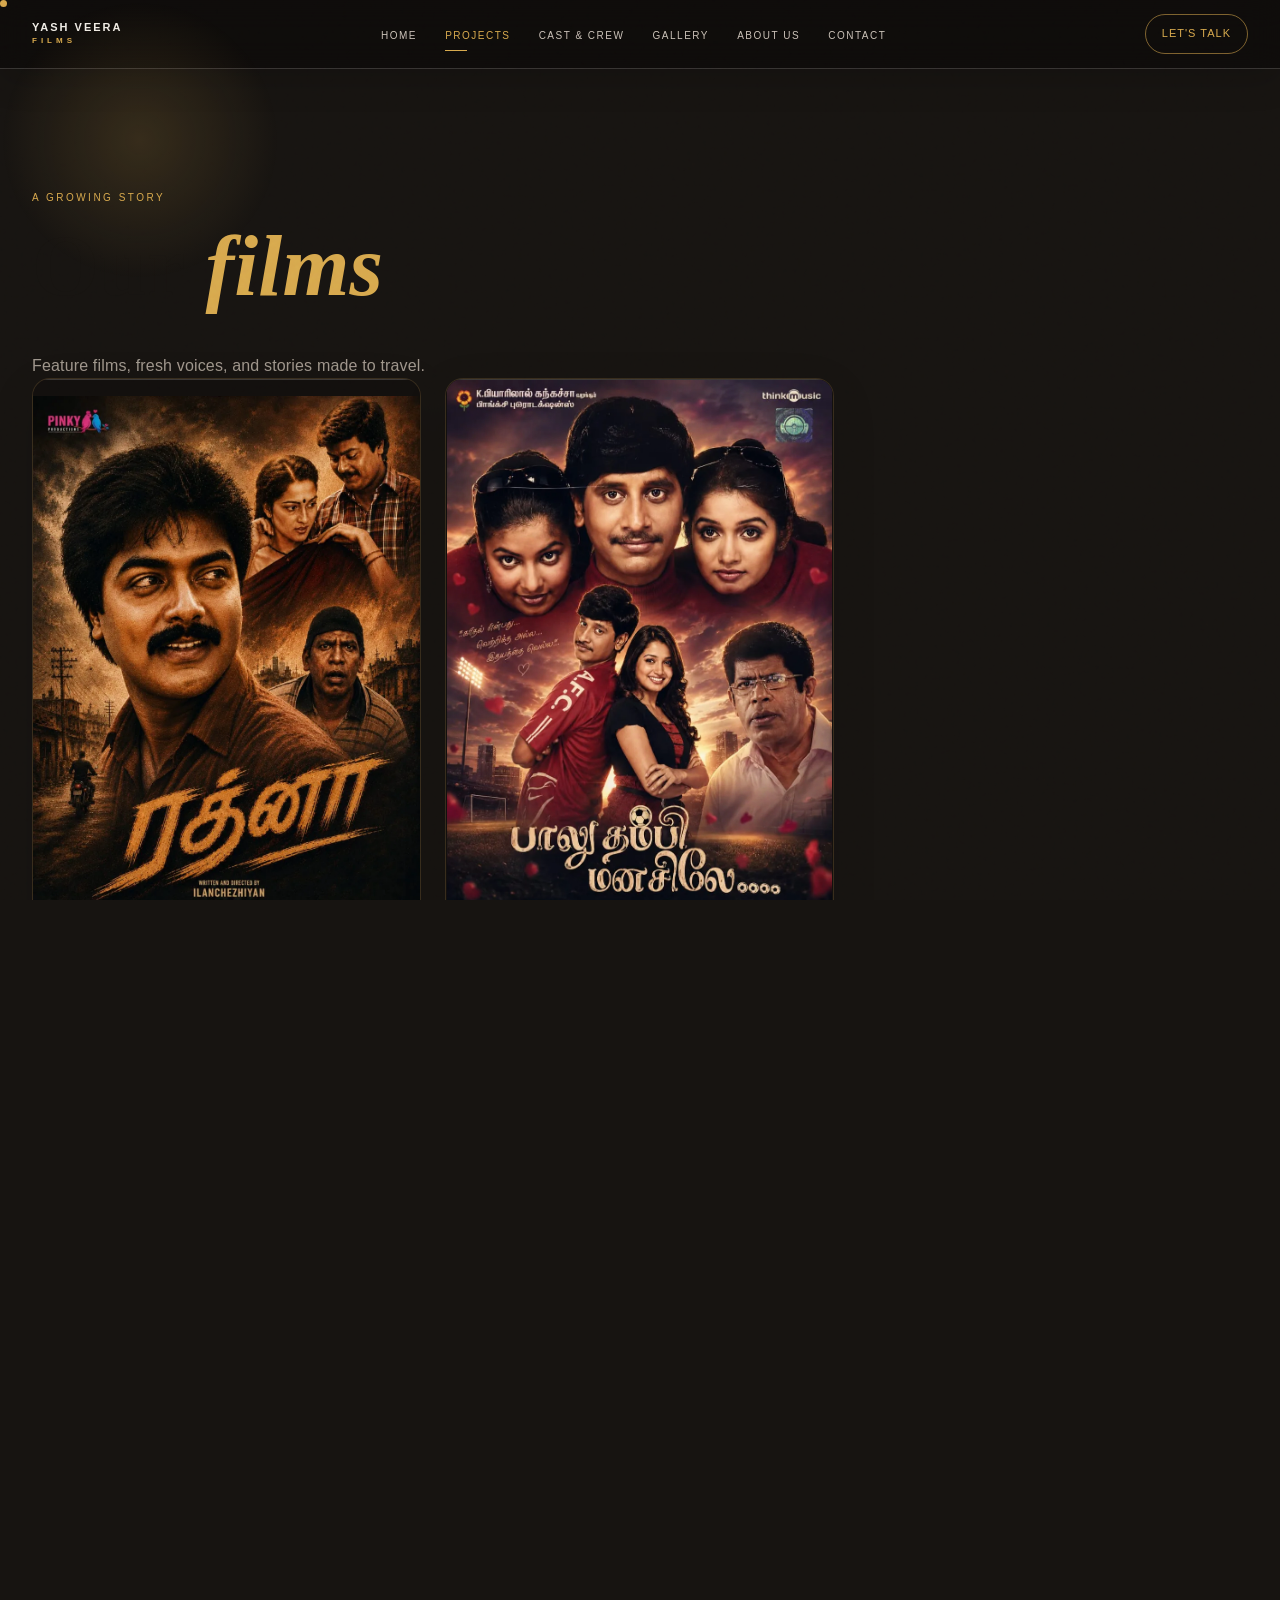
<file: projects.html>
<!DOCTYPE html>
<html lang="en">
<head>
    <meta charset="UTF-8">
    <meta name="viewport" content="width=device-width, initial-scale=1.0">
    <meta http-equiv="Content-Security-Policy" content="default-src 'self'; connect-src 'self' https://api.web3forms.com; style-src 'self' 'unsafe-inline' https://fonts.googleapis.com; font-src 'self' https://fonts.gstatic.com; img-src 'self' data:; media-src 'self'; script-src 'self' 'unsafe-inline';">
    <meta name="referrer" content="strict-origin-when-cross-origin">
    <title>Films by Yash Veera Films | Ratna, upcoming film 2026, Expected ft. Esther Anil | Pyarelal Gundecha</title>
    <meta name="description" content="Explore feature films by Yash Veera Films — Indian film production company. Ratna (1998 Tamil classic), upcoming film (2026, starring Sanjay Kapoor), Balu Thambi Manasile (romance), and Expected (starring Esther Anil). All produced by Pyarelal Gundecha, Chennai.">
    <meta name="keywords" content="Yash Veera Films movies, Indian film production company films, upcoming film 2026 Tamil film, upcoming film Sanjay Kapoor film, Expected Esther Anil film 2026, Ratna 1998 Tamil film Murali, Balu Thambi Manasile Tamil romance, Pyarelal Gundecha films, the director director films, Tamil feature films 2026, Pan-India films 2026, yashveerafilms, stories that stay">
    <meta name="author" content="Yash Veera Films">
    <meta name="robots" content="index, follow, max-snippet:-1, max-image-preview:large, max-video-preview:-1">
    <meta name="googlebot" content="index, follow, max-snippet:-1, max-image-preview:large, max-video-preview:-1">
    <!-- === GEO === -->
    <meta name="geo.region" content="IN-TN">
    <meta name="geo.placename" content="Chennai, Tamil Nadu, India">
    <!-- === OPEN GRAPH === -->
    <meta property="og:title" content="Films by Yash Veera Films | upcoming film 2026, Expected, Ratna | Pyarelal Gundecha">
    <meta property="og:description" content="Feature films by Yash Veera Films — upcoming film (2026), Expected ft. Esther Anil, Ratna (1998), Balu Thambi Manasile. Produced by Pyarelal Gundecha, Chennai.">
    <meta property="og:image" content="https://yashveerafilms.com/assets/images/brand/yash-veera-films-logo.webp">
    <meta property="og:image:alt" content="Yash Veera Films logo">
    <meta property="og:type" content="website">
    <meta property="og:site_name" content="Yash Veera Films">
    <meta property="og:locale" content="en_IN">
    <meta name="twitter:card" content="summary_large_image">
    <meta name="twitter:site" content="@yashveerafilms">
    <meta name="twitter:title" content="Films by Yash Veera Films | upcoming film 2026, Expected, Ratna">
    <meta name="twitter:description" content="Feature films by Yash Veera Films: upcoming film (2026), Expected ft. Esther Anil, Ratna (1998). Produced by Pyarelal Gundecha.">
    <meta name="twitter:image" content="https://yashveerafilms.com/assets/images/brand/yash-veera-films-logo.webp">
    <meta name="twitter:image:alt" content="Yash Veera Films logo">
    <meta property="og:url" content="https://yashveerafilms.com/projects.html">
    <link rel="canonical" href="https://yashveerafilms.com/projects.html">
    <link rel="alternate" hreflang="en-in" href="https://yashveerafilms.com/projects.html">
    <link rel="alternate" hreflang="x-default" href="https://yashveerafilms.com/projects.html">
    <script type="application/ld+json">
    {
      "@context": "https://schema.org",
      "@graph": [
        {
          "@type": "WebPage",
          "@id": "https://yashveerafilms.com/projects.html#webpage",
          "url": "https://yashveerafilms.com/projects.html",
          "name": "Films by Yash Veera Films | Ratna, upcoming film 2026, Expected ft. Esther Anil",
          "isPartOf": {"@id": "https://yashveerafilms.com/#website"},
          "breadcrumb": {
            "@type": "BreadcrumbList",
            "itemListElement": [
              {"@type": "ListItem", "position": 1, "name": "Home", "item": "https://yashveerafilms.com/"},
              {"@type": "ListItem", "position": 2, "name": "Films", "item": "https://yashveerafilms.com/projects.html"}
            ]
          },
          "inLanguage": "en-IN",
          "dateModified": "2026-09-22"
        },
        {
          "@type": "ItemList",
          "name": "Films by Yash Veera Films",
          "description": "Feature films produced by Yash Veera Films under producer Pyarelal Gundecha",
          "url": "https://yashveerafilms.com/projects.html",
          "itemListElement": [
        {
          "@type": "ListItem",
          "position": 1,
          "item": {
            "@type": "Movie",
            "name": "Ratna",
            "datePublished": "1998-05-07",
            "genre": ["Action", "Drama"],
            "inLanguage": "Tamil",
            "description": "A 1998 Tamil-language action drama film written and directed by Ilanchezhiyan, starring Murali in a dual role.",
            "actor": [
              {"@type": "Person", "name": "Murali"},
              {"@type": "Person", "name": "Sangita"},
              {"@type": "Person", "name": "Revathi"}
            ],
            "director": {"@type": "Person", "name": "Ilanchezhiyan"},
            "productionCompany": {"@type": "Organization", "name": "Yash Veera Films"},
            "image": "https://yashveerafilms.com/assets/images/films/ratna-poster.webp"
          }
        },
        {
          "@type": "ListItem",
          "position": 3,
          "item": {
            "@type": "Movie",
            "name": "Balu Thambi Manasile",
            "genre": "Romance",
            "inLanguage": "Tamil",
            "productionCompany": {"@type": "Organization", "name": "Yash Veera Films"},
            "image": "https://yashveerafilms.com/assets/images/films/balu-thambi-manasile-poster.webp"
          }
        }
      ]
        }
      ]
    }
    </script>
    <link rel="preconnect" href="https://fonts.googleapis.com">
    <link rel="preconnect" href="https://fonts.gstatic.com" crossorigin>
    <link href="https://fonts.googleapis.com/css2?family=DM+Sans:wght@400;500;700&family=Playfair+Display:wght@600;700;800&display=swap" rel="stylesheet">
    <link rel="stylesheet" href="assets/css/styles.css">
    <link rel="icon" type="image/webp" href="assets/images/brand/favicon.webp">
    <!-- Google tag (gtag.js) -->
    <script async src="https://www.googletagmanager.com/gtag/js?id=AW-18514886778"></script>
    <script>
      window.dataLayer = window.dataLayer || [];
      function gtag(){dataLayer.push(arguments);}
      gtag('js', new Date());

      gtag('config', 'AW-18514886778');
    </script>
</head>
<body class="projects-body">
    <div class="film-grain" aria-hidden="true"></div>
    <div class="scroll-progress" aria-hidden="true"></div>
    <div class="cursor-glow"></div>
    <div class="cursor-dot"></div>

    <nav id="navbar" class="navbar scrolled">
        <div class="nav-container">
            <a href="index.html" class="logo" aria-label="Yash Veera Films home">
                <strong>YASH VEERA<br><small>FILMS</small></strong>
            </a>
            <ul class="nav-links">
                <li><a href="index.html">Home</a></li>
                <li><a class="active" aria-current="page" href="projects.html">Projects</a></li>
                <li><a href="cast.html">Cast & Crew</a></li>
                <li><a href="gallery.html">Gallery</a></li>
                <li><a href="about.html">About Us</a></li>
                <li><a href="contact.html">Contact</a></li>
            </ul>
            <a class="nav-mark" href="contact.html">Let's talk</a>
            <button class="menu-toggle" type="button" aria-label="Open menu" aria-expanded="false"><span></span><span></span></button>
        </div>
    </nav>

    <main>
        <section id="projects" class="portfolio-section">
            <div class="container projects-intro reveal">
                <p class="eyebrow">A growing story</p>
                <h2>Our <em>films</em></h2>
                <p>Feature films, fresh voices, and stories made to travel.</p>
            </div>
            <div class="project-cards container reveal">
                <article class="project-card">
                    <div class="project-card-img">
                        <img loading="lazy" src="assets/images/films/ratna-poster.webp" alt="Ratna 1998 Tamil action drama film poster — directed by Ilanchezhiyan, starring Murali in dual role, produced by Pyarelal Gundecha, Yash Veera Films">
                    </div>
                    <div>
                        <p class="eyebrow">01 · Feature film</p>
                        <h3>Ratna</h3>
                        <p>Drama</p>
                        <p class="project-description"><strong>Ratna</strong> is a 1998 Indian <a href="https://en.wikipedia.org/wiki/Tamil_language" target="_blank" rel="noopener noreferrer">Tamil</a>-language <a href="https://en.wikipedia.org/wiki/Action_drama_film" target="_blank" rel="noopener noreferrer">action drama film</a> written and directed by Ilanchezhiyan. The film stars <a href="https://en.wikipedia.org/wiki/Murali_(Tamil_actor)" target="_blank" rel="noopener noreferrer">Murali</a> in a dual role, while <a href="https://en.wikipedia.org/wiki/Sangita_Madhavan_Nair" target="_blank" rel="noopener noreferrer">Sangita</a>, <a href="https://en.wikipedia.org/wiki/Revathi" target="_blank" rel="noopener noreferrer">Revathi</a> and <a href="https://en.wikipedia.org/wiki/Maheswari" target="_blank" rel="noopener noreferrer">Maheswari</a> play supporting roles. It was released on 7 May 1998.</p>
                    </div>
                </article>
                <article class="project-card">
                    <div class="project-card-img">
                        <img loading="lazy" src="assets/images/films/balu-thambi-manasile-poster.webp" alt="Balu Thambi Manasile Tamil romance film poster — produced by Pyarelal Gundecha, Yash Veera Films">
                    </div>
                    <div>
                        <p class="eyebrow">03 · Feature film</p>
                        <h3>Balu Thambi Manasile</h3>
                        <p>Romance</p>
                    </div>
                </article>
            </div>
        </section>
    </main>

    <footer>
        <div class="container footer-top">
            <div class="footer-brand">
                <a href="index.html" class="logo">

                    <strong>YASH VEERA<br><small>FILMS</small></strong>
                </a>
                <p>Stories that stay.</p>
            </div>
            <div class="footer-links">
                <div>
                    <p class="eyebrow">Navigate</p>
                    <a href="projects.html">Projects</a>
                    <a href="about.html">About us</a>
                    <a href="gallery.html">Gallery</a>
                    <a href="news.html">News</a>
                </div>
                <div>
                    <p class="eyebrow">Connect</p>
                    <a href="contact.html">Get in touch</a>
                    <a href="tel:+919940290000">+91 99402 90000</a>
                    <a href="mailto:yashveerafilms@gmail.com">yashveerafilms@gmail.com</a>
                </div>
            </div>
        </div>
        <div class="container footer-bottom">
            <span>© 2026 Yash Veera Films</span>
            <span>Made for the big screen.</span>
        </div>
    </footer>

    <div class="page-transition" id="page-transition" aria-hidden="true"></div>
    <script src="assets/js/script.js" defer></script>
</body>
</html>
</file>
<file: assets/css/styles.css>
:root {
    --ink: #171411;
    --paper: #f0ede7;
    --muted: #9f968c;
    --gold: #d7a84d;
    --red: #a63e2b;
    --line: rgba(240,237,231,.18);
    --body-text: #514b45;
    --glass-bg: rgba(23,20,17,.94);
    --glass-border: rgba(240,237,231,.14);
    --accent: #d7a84d;
}
/* Screen-reader only utility */
.sr-only { position: absolute; width: 1px; height: 1px; padding: 0; margin: -1px; overflow: hidden; clip: rect(0,0,0,0); white-space: nowrap; border: 0; }
* { box-sizing: border-box; margin: 0; padding: 0; }
/* Global image safety — prevents overflow on any screen size */
img { max-width: 100%; display: block; }
html { scroll-behavior: smooth; }
body { background: var(--ink); color: var(--paper); font-family: 'DM Sans', sans-serif; line-height: 1.6; overflow-x: hidden; }
a { color: inherit; text-decoration: none; }
 :focus-visible { outline: 2px solid var(--gold); outline-offset: 4px; }
.container { width: min(1200px, calc(100% - 96px)); margin: 0 auto; }
.navbar { background: rgba(17,14,12,.84); border-bottom: 1px solid rgba(240,237,231,.14); position: fixed; z-index: 20; top: 0; width: 100%; padding: 18px 0; transition: .35s ease; backdrop-filter: blur(14px); }
.navbar.scrolled, body:not(.home-page) .navbar { background: rgba(23,20,17,.94) !important; border-bottom: 1px solid var(--line); padding: 16px 0; backdrop-filter: blur(15px); }
.nav-container { width: min(1400px, calc(100% - 80px)); margin: auto; display: flex; align-items: center; justify-content: space-between; gap: 35px; }
.logo { display: flex; align-items: center; gap: 10px; color: var(--paper); }
.brand-logo { background: #050505; border: 2px solid var(--gold); border-radius: 50%; box-shadow: 0 0 0 1px rgba(215,168,77,.35), inset 0 0 12px rgba(215,168,77,.2); height: 48px; object-fit: cover; width: 48px; }
.logo > span { color: var(--gold); font-family: 'Playfair Display', serif; font-size: 25px; font-weight: 800; line-height: 1; }
.logo strong { font-size: 11px; line-height: 1.1; letter-spacing: 2px; }
.logo small { color: var(--gold); font-size: 8px; letter-spacing: 4px; }
.nav-links { display: flex; list-style: none; gap: 30px; }
.nav-links a { color: #c9c0b6; font-size: 11px; letter-spacing: 1.3px; position: relative; text-transform: uppercase; transition: color .2s; }
.nav-links a::after { background: var(--gold); bottom: -10px; content: ''; height: 1px; left: 0; position: absolute; transform: scaleX(0); transform-origin: left; transition: transform .25s ease; width: 22px; }
.nav-links a:hover::after, .nav-links a.active::after { transform: scaleX(1); }
.nav-links a:hover, .nav-links a.active { color: var(--gold); }
.nav-mark { color: var(--gold); font-size: 11px; letter-spacing: 1px; text-transform: uppercase; white-space: nowrap; }
.menu-toggle { background: transparent; border: 0; display: none; height: 30px; padding: 5px 0 5px 12px; width: 32px; }
.menu-toggle span { background: var(--gold); display: block; height: 1px; margin: 5px 0; width: 20px; }
.nav-mark span, .text-link span { font-size: 18px; margin-left: 7px; }
.hero { min-height: 0; position: relative; overflow: hidden; }
.home-hero { background: var(--ink); display: flex; align-items: flex-end; aspect-ratio: 16 / 9; height: auto; min-height: 0; padding-bottom: 0; }
.hero-backdrop { position: absolute; inset: 0; overflow: hidden; }
.hero-slides { height: 100%; overflow: hidden; position: absolute; right: 0; top: 0; width: 100%; }
.hero-slides::after { background: linear-gradient(90deg, rgba(23,20,17,.8), transparent 42%), linear-gradient(0deg, rgba(23,20,17,.82), transparent 40%, rgba(23,20,17,.18)); content: ''; inset: 0; pointer-events: none; position: absolute; z-index: 1; }
.hero-slide { height: 100%; inset: 0; opacity: 0; position: absolute; transform: translateX(5%); transition: opacity .7s ease, transform 1.1s cubic-bezier(.2,.7,.2,1); }
.hero-slide.active { opacity: 1; transform: translateX(0); }
.hero-slide img, .hero-slide video { background: var(--ink); display: block; filter: saturate(.85) contrast(1.05); height: 100%; object-fit: cover; object-position: center center; width: 100%; }
.hero-slide video { object-fit: cover; object-position: center center; }
.hero-slide.active img { animation: kenburns 10s ease-out forwards; }
.hero-slide:nth-child(2).active img { animation: kenburns-out 10s ease-out forwards; }
.hero-slide:nth-child(4).active img { animation: kenburns-pan 10s ease-out forwards; }
.hero-controls { align-items: center; bottom: 29px; display: flex; gap: 13px; left: auto; position: absolute; right: 5%; z-index: 2; }
.hero-dot { background: rgba(240,237,231,.35); border: 0; border-radius: 50%; cursor: pointer; height: 7px; padding: 0; transition: background .25s, transform .25s; width: 7px; }
.hero-dot.active { background: var(--gold); transform: scale(1.5); }
.hero-counter { color: var(--paper); font-size: 10px; letter-spacing: 1px; margin-left: 8px; }
.hero-counter i { color: var(--muted); font-style: normal; }
.hero-copy { bottom: 80px; left: max(48px, calc((100% - 1200px) / 2)); max-width: 520px; position: absolute; z-index: 3; display: none; }
.eyebrow { color: var(--gold); font-size: 10px; letter-spacing: 2.5px; text-transform: uppercase; }
h1, h2, h3 { font-family: 'Playfair Display', serif; }
h1 { max-width: 700px; font-size: clamp(52px, 6vw, 88px); line-height: .9; letter-spacing: -3px; margin: 18px 0 22px; }
h1 em, h2 em { color: var(--gold); font-style: italic; font-weight: 600; }
.hero-intro { color: #d7d0c7; font-size: 15px; max-width: 300px; line-height: 1.5; }
.text-link { border-bottom: 1px solid var(--gold); color: var(--paper); display: inline-block; font-size: 12px; letter-spacing: 1.2px; margin-top: 32px; padding-bottom: 10px; text-transform: uppercase; }
.text-link:hover { color: var(--gold); }
.hero-film-label { bottom: 58px; position: absolute; right: 7%; z-index: 2; display: flex; flex-direction: column; align-items: flex-end; text-align: right; text-shadow: 0 2px 16px rgba(0,0,0,.7); }
.hero-film-label span, .hero-film-label small { color: #d6cec3; font-size: 10px; letter-spacing: 1.5px; text-transform: uppercase; }
.hero-film-label strong { color: var(--gold); font-family: 'Playfair Display', serif; font-size: 28px; margin: 5px 0; }
.hero-scroll { bottom: 28px; color: var(--muted); font-size: 10px; letter-spacing: 1.5px; position: absolute; right: 5%; text-transform: uppercase; z-index: 1; }
.hero-scroll span { color: var(--gold); font-size: 18px; margin-left: 10px; }
.section-pad { padding: 125px 0; }
.release-section, .journal-section { background: var(--paper); color: var(--ink); }
.section-heading { align-items: flex-end; display: flex; justify-content: space-between; margin-bottom: 48px; }
.section-heading h2 { font-size: clamp(42px, 6vw, 78px); line-height: .95; margin-top: 15px; }
.release-grid { align-items: center; display: grid; gap: 75px; grid-template-columns: 1.6fr .7fr; }
.release-feature { aspect-ratio: 820 / 1280; height: min(72vh, 720px); justify-self: start; max-width: 500px; overflow: hidden; position: relative; width: 100%; }
.release-feature img { height: 100%; object-fit: contain; transition: transform .8s; width: 100%; }
.release-feature:hover img { transform: scale(1.04); }
.release-feature.no-poster { background: var(--ink); }
.release-feature.no-poster .release-caption { background: none; }
.release-caption { background: linear-gradient(transparent, rgba(0,0,0,.86)); bottom: 0; color: white; padding: 120px 42px 38px; position: absolute; width: 100%; }
.release-caption span { color: var(--gold); font-size: 10px; letter-spacing: 1.5px; text-transform: uppercase; }
.release-caption h3 { font-size: 46px; margin: 8px 0; }
.release-caption p { color: #d8d1c9; font-size: 14px; }
.release-side { border-left: 1px solid #cfc9c1; min-height: 320px; padding-left: 38px; position: relative; }
.number { color: var(--red); font-family: 'Playfair Display', serif; font-size: 46px; }
.number i { color: #aaa198; font-size: 16px; font-style: normal; }
.side-copy { color: #716b64; font-family: 'Playfair Display', serif; font-size: 26px; line-height: 1.25; margin-top: 90px; }
.round-arrow { align-items: center; border: 1px solid var(--red); border-radius: 50%; bottom: 0; color: var(--red); display: flex; font-size: 22px; height: 65px; justify-content: center; position: absolute; right: 0; width: 65px; }
.manifesto-section { background: var(--red); }
.manifesto { max-width: 900px; }
.manifesto h2 { font-size: clamp(52px, 8vw, 106px); line-height: .94; margin: 22px 0 38px; }
.manifesto > p:not(.eyebrow) { color: #f1d9d1; font-size: 18px; line-height: 1.75; max-width: 520px; }
.manifesto .text-link { border-color: var(--paper); margin-top: 42px; }
.films-section { background: #25201c; }
.films-section .section-heading h2 { color: var(--paper); }
.studio-section { background: #e8e3db; color: var(--ink); }
.studio-grid, .people-grid { align-items: end; display: grid; gap: 12%; grid-template-columns: 1.05fr .95fr; }
.studio-section h2, .people-section h2 { font-size: clamp(48px, 7vw, 92px); line-height: .95; margin-top: 18px; }
.studio-section h2 em, .people-section h2 em { color: var(--red); }
.studio-copy, .people-copy { max-width: 430px; }
.studio-copy > p, .people-copy > p { color: #716a62; font-family: 'Playfair Display', serif; font-size: 23px; line-height: 1.35; }
.studio-copy .text-link, .people-copy .text-link { border-color: var(--red); color: var(--ink); }
.home-gallery-section { background: #25201c; }
.home-gallery-section .section-heading h2 { color: var(--paper); }
.home-gallery-grid { display: grid; gap: 16px; grid-template-columns: 1fr 1fr; grid-template-rows: unset; }
.home-gallery-grid a { aspect-ratio: 4 / 3; border-radius: 12px; box-shadow: 0 12px 35px rgba(0,0,0,0.4); overflow: hidden; position: relative; transition: transform 0.4s cubic-bezier(0.165, 0.84, 0.44, 1), box-shadow 0.4s cubic-bezier(0.165, 0.84, 0.44, 1); }
.home-gallery-grid a:first-child { grid-column: unset; height: unset; }
.home-gallery-grid img { background: #302923; position: absolute; inset: 0; height: 100%; width: 100%; object-fit: cover; object-position: center 20%; transition: transform .8s cubic-bezier(0.2, 0.8, 0.2, 1); }
.home-gallery-grid a:hover { box-shadow: 0 20px 45px rgba(0,0,0,0.65); transform: translateY(-6px); }
.home-gallery-grid a:hover img { transform: scale(1.05); }
.home-gallery-grid a::after { background: linear-gradient(0deg, rgba(0,0,0,.65), transparent 55%); content: ''; inset: 0; position: absolute; }
.home-gallery-grid span { bottom: 18px; color: var(--gold); font-size: 10px; left: 20px; letter-spacing: 2px; position: absolute; z-index: 1; }
.people-section { background: var(--paper); color: var(--ink); }
.people-section .eyebrow { color: var(--red); }
.home-contact-section { background: var(--red); color: var(--paper); padding: 100px 0; }
.home-contact { align-items: center; display: flex; justify-content: space-between; }
.home-contact h2 { font-size: clamp(48px, 7vw, 92px); line-height: .95; margin-top: 18px; }
.home-contact h2 em { color: #f5d2c8; }
.contact-circle { align-items: center; border: 1px solid #f0c5b8; border-radius: 50%; color: var(--paper); display: flex; font-size: 35px; height: 115px; justify-content: center; transition: background .3s, color .3s; width: 115px; }
.contact-circle:hover { background: var(--paper); color: var(--red); }
.filter-label { border-bottom: 1px solid var(--line); color: var(--muted); font-size: 11px; letter-spacing: 1px; padding: 10px 0; text-transform: uppercase; width: 150px; }
.filter-label span { color: var(--gold); float: right; font-size: 18px; }
.film-list { border-top: 1px solid var(--line); }
.film-row { align-items: center; border-bottom: 1px solid var(--line); display: grid; gap: 30px; grid-template-columns: 60px 115px 1fr 50px; min-height: 140px; transition: background .3s, padding .3s; }
.film-row:hover { background: rgba(215,168,77,.07); padding: 0 22px; }
.film-no { color: var(--gold); font-size: 11px; }
.film-row img { height: 95px; object-fit: cover; width: 115px; }
.film-row.no-poster { grid-template-columns: 60px 1fr 50px; }
.film-row h3 { font-size: 32px; font-weight: 600; }
.film-row p { color: var(--muted); font-size: 11px; letter-spacing: 1px; margin-top: 5px; text-transform: uppercase; }
.film-arrow { color: var(--gold); font-size: 25px; text-align: right; }
.journal-grid { display: grid; gap: 45px; grid-template-columns: 1fr 1fr; }
.journal-grid article img { background: #e8e3db; display: block; filter: saturate(.7); height: min(58vh, 560px); object-fit: cover; object-position: center top; width: 100%; }
.journal-grid article .eyebrow { color: var(--red); margin-top: 25px; }
.journal-grid h3 { font-size: 31px; line-height: 1.1; margin: 12px 0; }
.read-more { border-bottom: 1px solid var(--red); color: var(--red); font-size: 11px; padding-bottom: 7px; text-transform: uppercase; }
footer { background: #15120f; padding: 80px 0 25px; }
.footer-top { display: flex; justify-content: space-between; }
.footer-brand p { color: var(--muted); font-family: 'Playfair Display', serif; font-size: 24px; margin-top: 22px; }
.footer-links { display: flex; gap: 100px; }
.footer-links div { display: flex; flex-direction: column; gap: 13px; }
.footer-links a { color: #c8c0b6; font-size: 13px; }
.footer-links a:hover { color: var(--gold); }
.footer-bottom { border-top: 1px solid var(--line); color: #716961; display: flex; font-size: 10px; justify-content: space-between; letter-spacing: 1px; margin-top: 70px; padding-top: 20px; text-transform: uppercase; }
/* FIX #4/#5: removed min-height from the generic section rule — it caused huge
   blank space on pages with multiple sections (gallery, about) and was overriding
   body-specific overrides with lower specificity. Each page's own section rules
   (below) set appropriate min-height where actually needed. */
body:not(.home-page) { padding-top: 110px; min-height: 100vh; }
body:not(.home-page) section { background: var(--paper); color: var(--ink); padding: 100px 0; }
body:not(.home-page) section h2 { color: var(--ink); font-size: clamp(44px, 7vw, 86px); margin-bottom: 45px; }
body:not(.home-page) .about-content { color: #625b54; font-family: 'Playfair Display', serif; font-size: 25px; line-height: 1.55; max-width: 780px; }
body:not(.home-page) footer { margin-top: 0; }
.contact-form { max-width: 700px; }
.contact-layout { align-items: start; display: grid; gap: 90px; grid-template-columns: .75fr 1.25fr; }
.contact-info { border-left: 1px solid #bbb3aa; display: flex; flex-direction: column; gap: 18px; padding-left: 28px; }
.contact-info a { color: var(--red); font-family: 'Playfair Display', serif; font-size: 22px; }
.contact-info address { color: #716a62; font-size: 15px; font-style: normal; line-height: 1.8; }
.contact-info a:hover { color: var(--gold); }
.form-group { margin-bottom: 28px; }
.form-group input, .form-group textarea { background: transparent; border: 0; border-bottom: 1px solid #bbb3aa; color: var(--ink); font: inherit; padding: 15px 0; width: 100%; }
.form-group textarea { resize: vertical; min-height: 120px; }
.form-group input:focus, .form-group textarea:focus { border-color: var(--red); outline: none; }
.btn-primary { background: var(--red); border: 1px solid transparent; color: white; cursor: pointer; font: inherit; padding: 17px 28px; text-transform: uppercase; }
.gallery-page { background: var(--ink); color: var(--paper); }
.gallery-intro { background: var(--ink); min-height: 430px; padding: 120px 0 80px; }
.gallery-intro-inner { align-items: flex-end; display: flex; justify-content: space-between; }
.gallery-intro h1 { font-size: clamp(58px, 8vw, 112px); margin: 22px 0 0; }
.gallery-intro h1 { color: var(--paper); }
.gallery-intro-note { border-left: 1px solid var(--line); margin-bottom: 10px; max-width: 285px; padding-left: 28px; }
.gallery-index { color: var(--gold); display: block; font-family: 'Playfair Display', serif; font-size: 30px; margin-bottom: 25px; }
.gallery-index i { color: var(--muted); font-family: 'DM Sans', sans-serif; font-size: 11px; font-style: normal; letter-spacing: 1px; }
.gallery-intro-note p { color: #c6beb4; font-size: 14px; line-height: 1.7; }
.gallery-showcase { background: #e8e3db; color: var(--ink); padding: 85px 0 125px; }
.gallery-heading { align-items: flex-end; display: flex; justify-content: space-between; margin-bottom: 38px; }
.gallery-heading .eyebrow { color: var(--red); }
.gallery-heading > p:last-child { color: #716a62; font-family: 'Playfair Display', serif; font-size: 18px; }
.gallery-grid { display: grid; gap: 24px; grid-template-columns: repeat(12, 1fr); grid-auto-rows: 95px; }
.gallery-item { background: #302923; border: 1px solid rgba(255,255,255,0.03); border-radius: 16px; box-shadow: 0 10px 30px rgba(0,0,0,0.35); cursor: pointer; display: block; grid-column: span 4; grid-row: span 4; overflow: hidden; padding: 0; position: relative; text-align: left; transition: transform 0.4s cubic-bezier(0.165, 0.84, 0.44, 1), box-shadow 0.4s cubic-bezier(0.165, 0.84, 0.44, 1), border-color 0.4s; }
.gallery-item-feature { grid-column: span 7; grid-row: span 7; }
.gallery-item-feature img { object-fit: contain; }
.gallery-item-wide { grid-column: span 5; grid-row: span 5; }
/* gallery-item-last fills the remaining 8 columns after a span-4 item */
.gallery-item-last { grid-column: span 8; }
.gallery-item::after { background: linear-gradient(0deg, rgba(10,8,7,.85), transparent 55%); content: ''; inset: 0; opacity: .72; position: absolute; transition: opacity .4s ease; }
.gallery-item img { display: block; height: 100%; object-fit: cover; transition: transform 0.8s cubic-bezier(0.2, 0.8, 0.2, 1), filter 0.4s ease; width: 100%; }
.gallery-item:hover, .gallery-item:focus-visible { border-color: rgba(215,168,77,0.3); box-shadow: 0 20px 45px rgba(0,0,0,0.6); transform: translateY(-8px); }
.gallery-item:hover img, .gallery-item:focus-visible img { filter: saturate(1.1); transform: scale(1.06); }
.gallery-item:hover::after, .gallery-item:focus-visible::after { opacity: .95; }
.gallery-caption { bottom: 0; color: var(--paper); display: grid; gap: 5px; left: 0; padding: 24px; position: absolute; right: 0; z-index: 1; }
.gallery-caption b { color: var(--gold); font-size: 10px; font-weight: 500; letter-spacing: 2px; }
.gallery-caption strong { font-family: 'Playfair Display', serif; font-size: 22px; font-weight: 600; }
.gallery-caption i { color: #c8c0b6; font-size: 9px; font-style: normal; letter-spacing: 1.5px; opacity: 0; text-transform: uppercase; transform: translateY(8px); transition: opacity .3s, transform .3s; }
.gallery-item:hover .gallery-caption i, .gallery-item:focus-visible .gallery-caption i { opacity: 1; transform: translateY(0); }
/* FIX #3: lightbox scrollable on desktop when image + description is taller
   than the viewport. Switch from align-items:center to flex-start + overflow-y:auto
   so the figure can scroll rather than being clipped. */
.gallery-lightbox { align-items: flex-start; background: rgba(11,9,8,.96); display: flex; inset: 0; justify-content: center; overflow-y: auto; padding: 60px 45px 45px; position: fixed; z-index: 50; }
.gallery-lightbox[hidden] { display: none; }
.gallery-lightbox figure { margin: 0 auto; max-width: 1100px; position: relative; width: 100%; }
.gallery-lightbox img { display: block; max-height: 78vh; max-width: 100%; object-fit: contain; }
.gallery-lightbox figcaption { color: var(--paper); display: grid; gap: 10px 18px; grid-template-columns: auto 1fr; padding-top: 15px; }
.gallery-lightbox figcaption span { color: var(--gold); font-size: 11px; letter-spacing: 2px; }
.gallery-lightbox figcaption strong { font-family: 'Playfair Display', serif; font-size: 22px; font-weight: 600; }
.gallery-lightbox figcaption p { color: #c8c0b6; font-size: 13px; grid-column: 2; line-height: 1.65; max-width: 820px; }
.lightbox-close { background: transparent; border: 1px solid var(--line); border-radius: 50%; color: var(--paper); cursor: pointer; font-size: 28px; height: 45px; line-height: 1; position: absolute; right: 35px; top: 30px; width: 45px; z-index: 1; }
.lightbox-close:hover { border-color: var(--gold); color: var(--gold); }
body.gallery-body { background: var(--ink); }
body.gallery-body section { min-height: 0; padding: 0; }
body.gallery-body .gallery-intro { background: var(--ink); min-height: 410px; padding: 95px 0 75px; }
body.gallery-body .gallery-showcase { padding: 85px 0 125px; }
/* About body — override generic section rule: no min-height, custom bg per section */
body.about-body { background: var(--ink); }
body.about-body section { min-height: 0 !important; padding: 0 !important; background: inherit; color: inherit; }
body.about-body .about-section { background: var(--paper); color: var(--ink); padding: 110px 0 125px !important; }
.about-layout { align-items: center; display: grid; gap: 9%; grid-template-columns: minmax(280px, .9fr) 1.1fr; }
/* FIX #9: about-visual sticky — use a clean sticky with correct top offset
   instead of top:130px which caused sticky to start too late and caused
   layout jumps. Only sticky on desktop (min-width:801px guard already below). */
.about-visual { align-self: start; aspect-ratio: 2 / 3; background: #241d18; overflow: hidden; position: relative; }
@media (min-width: 801px) {
    .about-visual { position: sticky; top: 130px; }
}
.about-visual::after { background: linear-gradient(0deg, rgba(12,9,7,.8), transparent 48%); content: ''; inset: 0; pointer-events: none; position: absolute; }
.about-visual img { display: block; height: 100%; object-fit: cover; transition: transform .8s cubic-bezier(.2,.7,.2,1); width: 100%; }
.about-visual:hover img { transform: scale(1.04); }
.about-visual-label { bottom: 0; color: var(--paper); display: flex; justify-content: space-between; left: 0; padding: 22px; position: absolute; right: 0; z-index: 1; }
.about-visual-label span { color: var(--gold); font-size: 10px; letter-spacing: 1.5px; }
.about-visual-label strong { font-family: 'Playfair Display', serif; font-size: 16px; font-weight: 600; }
.about-copy { max-width: 590px; }
.about-copy .eyebrow { color: var(--red); }
.about-copy h1 { color: var(--ink); font-size: clamp(56px, 8vw, 106px); line-height: .9; margin: 22px 0 30px; }
.about-copy h1 em { color: var(--red); }
.about-lead { color: #625b54; font-family: 'Playfair Display', serif; font-size: clamp(23px, 3vw, 32px); line-height: 1.25; margin-bottom: 30px; max-width: 540px; }
.about-experience { align-items: center; border-bottom: 1px solid #c9c1b8; border-top: 1px solid #c9c1b8; display: flex; gap: 16px; margin: 0 0 32px; padding: 13px 0; width: 210px; }
.about-experience strong { color: var(--red); font-family: 'Playfair Display', serif; font-size: 46px; font-weight: 600; line-height: 1; }
.about-experience span { color: #716a62; font-size: 10px; letter-spacing: 1.5px; line-height: 1.35; text-transform: uppercase; }
body.about-body .about-content { color: var(--body-text); font-family: 'DM Sans', sans-serif; font-size: 16px; line-height: 1.85; max-width: 640px; }
body.about-body .about-content p + p { margin-top: 16px; }
body.about-body .about-content h2 { color: var(--ink); font-family: 'Playfair Display', serif; font-size: clamp(25px, 3vw, 34px); line-height: 1.1; margin: 42px 0 18px; }
body.about-body .about-content h2:first-child { margin-top: 0; }
body.about-body .about-content .about-purpose { color: var(--red); font-family: 'Playfair Display', serif; font-size: 24px; line-height: 1.25; text-transform: uppercase; }
body.about-body .text-link { border-color: var(--red); color: var(--ink); margin-top: 32px; }
body.about-body .text-link:hover { color: var(--red); }
.associations-heading { color: var(--ink); font-family: 'Playfair Display', serif; font-size: 32px; line-height: 1.1; margin: 52px 0 22px; text-transform: uppercase; }
.association-list { border-top: 1px solid #c9c1b8; display: grid; grid-template-columns: 1fr 1fr; }
.association { border-bottom: 1px solid #c9c1b8; display: flex; flex-direction: column; gap: 5px; justify-content: center; min-height: 100px; padding: 18px 20px 18px 0; }
.association:nth-child(even) { border-left: 1px solid #c9c1b8; padding-left: 20px; }
.association strong { color: var(--ink); font-family: 'Playfair Display', serif; font-size: 22px; }
.association span { color: #716a62; font-size: 11px; letter-spacing: 1px; text-transform: uppercase; }
.association em { text-transform: none; }
.about-signature { background: var(--red); color: var(--paper); padding: 85px 0; min-height: 0 !important; }
body.about-body .about-signature { padding: 85px 0 !important; }
.about-signature .eyebrow { color: #f0c5b8; }
.about-signature p:last-child { font-family: 'Playfair Display', serif; font-size: clamp(42px, 7vw, 82px); line-height: .95; margin-top: 22px; }
.about-signature em { color: #f5d2c8; }
.about-signature-note { color: #f5d2c8; font-size: 14px; letter-spacing: 1px; margin-top: 28px; text-transform: uppercase; }
@media (max-width: 800px) {
    .home-hero { height: auto; aspect-ratio: 16 / 9; min-height: 200px; max-height: none; padding: 0; position: relative; margin-top: 77px; }
    .home-hero .hero-backdrop { position: absolute; inset: 0; height: 100%; width: 100%; }
    .home-hero .hero-copy { display: none; }
    .home-hero .hero-film-label { display: none; }
    .home-hero .hero-scroll { bottom: 12px; left: 14px; font-size: 8px; }
    .home-hero .hero-controls { bottom: 12px; right: 14px; }
    .home-hero .brand-logo { height: 42px; width: 42px; }
    .navbar .nav-mark { font-size: 9px; letter-spacing: .8px; }
}
@media (max-width: 800px) {
    body.about-body .about-section { padding: 70px 0 80px; }
    .about-layout { display: block; }
    .about-visual { margin-bottom: 50px; position: relative; top: auto; }
    .about-copy h1 { margin-top: 18px; }
    body.about-body .about-content { font-size: 15px; line-height: 1.8; max-width: none; }
    .about-signature { padding: 65px 0; }
}
@media (max-width: 800px) {
    .associations-heading { font-size: 27px; margin-top: 40px; }
    .association-list { display: block; }
    .association:nth-child(even) { border-left: 0; padding-left: 0; }
}
.cursor-glow, .cursor-dot { display: none; }
@media (max-width: 800px) { .container { width: min(100% - 40px, 600px); } .nav-container { width: calc(100% - 40px); } .nav-links { background: rgba(17,14,12,.98); border-top: 1px solid var(--line); display: none; flex-direction: column; gap: 0; left: 0; padding: 12px 20px; position: absolute; top: 77px; width: 100%; } .nav-links.open { display: flex; } .nav-links li { border-bottom: 1px solid var(--line); padding: 14px 0; } .nav-mark { margin-left: auto; } .menu-toggle { display: block; } .home-hero { display: block; height: auto; aspect-ratio: 16 / 9; min-height: 200px; max-height: none; padding-top: 0; margin-top: 77px; } .hero-backdrop { bottom: 0; height: 100%; opacity: 1; top: 0; } .hero-slides { border: 0; height: 100%; opacity: 1; right: 0; top: 0; width: 100%; } .hero-slide video { object-fit: cover; object-position: center center; } .hero-slide img { object-fit: cover; object-position: center center; } .hero-copy { display: none; } .hero-film-label { display: none; } .hero-controls { bottom: 10px; right: 12px; } .hero-scroll { bottom: 10px; left: 12px; right: auto; top: auto; font-size: 8px; } .section-pad { padding: 80px 0; } .section-heading { align-items: flex-start; flex-direction: column; gap: 25px; } .section-heading .text-link { margin-top: 0; } .release-grid { display: block; } .release-feature { height: 430px; } .release-side { border-left: 0; border-top: 1px solid #cfc9c1; margin-top: 35px; min-height: 260px; padding: 25px 0 0; } .side-copy { margin-top: 35px; max-width: 350px; } .film-row { gap: 12px; grid-template-columns: 25px 75px 1fr 20px; min-height: 105px; } .film-row img { height: 72px; width: 75px; } .film-row h3 { font-size: 21px; } .film-row p { font-size: 9px; } .journal-grid { grid-template-columns: 1fr; } .journal-grid article img { height: 220px; } .gallery-intro { min-height: 0; padding: 85px 0 65px; } .gallery-intro-inner, .gallery-heading { align-items: flex-start; flex-direction: column; gap: 35px; } .gallery-intro-note { margin: 0; } .gallery-showcase { padding: 65px 0 80px; } .gallery-grid { display: grid; gap: 12px; grid-auto-rows: 210px; grid-template-columns: 1fr 1fr; } .gallery-item, .gallery-item-feature, .gallery-item-wide, .gallery-item-last { grid-column: span 1; grid-row: span 1; } .gallery-item-feature { grid-column: span 2; grid-row: span 2; } .gallery-caption { padding: 15px; } .gallery-caption strong { font-size: 17px; } .gallery-caption i { display: none; } .gallery-lightbox { padding: 25px 20px; } .gallery-lightbox img { max-height: 72vh; } .gallery-lightbox figcaption { display: block; } .gallery-lightbox figcaption strong { display: block; margin-top: 5px; } .lightbox-close { right: 18px; top: 18px; } .footer-top { display: block; } .footer-links { gap: 50px; margin-top: 45px; } .footer-bottom { gap: 12px; line-height: 1.4; } body:not(.home-page) section { padding: 60px 0; } }

/* FIX #6: at mid-size desktop (801–1100px) the 12-column grid with span-7
   feature items was overflowing. Reduce to an 8-column grid at that breakpoint. */
@media (min-width: 801px) and (max-width: 1100px) {
    .gallery-grid { grid-template-columns: repeat(8, 1fr); grid-auto-rows: 80px; }
    .gallery-item { grid-column: span 4; grid-row: span 4; }
    .gallery-item-feature { grid-column: span 5; grid-row: span 5; }
    .gallery-item-wide { grid-column: span 4; grid-row: span 4; }
    .gallery-item-last { grid-column: span 4; }
}

/* Tablet: reduce oversized gallery intro hero */
@media (min-width: 801px) and (max-width: 1100px) {
    body.gallery-body .gallery-intro { min-height: 0 !important; padding: 55px 0 45px !important; }
    .gallery-intro h1 { font-size: clamp(42px, 6vw, 72px); }
    .gallery-intro-inner { gap: 24px; }
    .gallery-index { font-size: 22px; }
}
.projects-intro h2 { color: var(--paper); font-size: clamp(52px, 8vw, 100px); line-height: .95; margin: 20px 0; }
.projects-intro > p:last-child { color: var(--muted); font-size: 16px; }
.project-cards { display: grid; gap: 25px; grid-template-columns: repeat(3, 1fr); padding-bottom: 110px; }
.project-card { background: #302923; overflow: hidden; }
/* Uniform poster area — all film posters are portrait so 2:3 ratio fits them all */
.project-card .project-card-img {
    aspect-ratio: 2 / 3;
    overflow: hidden;
    position: relative;
    background: #1a1410;
}
.project-card img {
    display: block;
    position: absolute;
    inset: 0;
    width: 100%;
    height: 100%;
    object-fit: contain;        /* show full poster — no cropping */
    object-position: center;
    transition: transform .6s;
}
.project-card:hover img { transform: scale(1.04); }
.project-card > div { border-top: 1px solid var(--line); padding: 22px; }
.project-card h3 { color: var(--paper); font-size: 29px; margin: 8px 0 3px; }
.project-card > div > p:last-child { color: var(--muted); font-size: 11px; letter-spacing: 1px; text-transform: uppercase; }
.project-card > div > p.project-description { color: #c8c0b6; font-size: 13px; letter-spacing: 0; line-height: 1.7; margin-top: 20px; text-transform: none; }
.project-card > div > p.project-description a { color: var(--gold); text-decoration: underline; text-underline-offset: 3px; }
.project-card.no-poster > div { border-top: 0; min-height: 180px; }
@media (max-width: 800px) { .project-cards { grid-template-columns: 1fr; padding-bottom: 60px; } }
@media (max-width: 800px) { .film-row.no-poster { grid-template-columns: 25px 1fr 20px; } }

/* ── Refined visual system ── */
:root {
    --ink-deep: #0e0c0b;
    --paper-bright: #f8f5ef;
    --gold-light: #f0ca75;
    --red-deep: #7f291f;
    --shadow-soft: 0 24px 70px rgba(0,0,0,.18);
}
body { background: var(--ink-deep); letter-spacing: .01em; }
.container { width: min(1240px, calc(100% - 64px)); }
.navbar { background: rgba(14,12,11,.72); border-bottom-color: rgba(240,202,117,.16); padding: 20px 0; }
.navbar.scrolled, body:not(.home-page) .navbar { background: rgba(14,12,11,.9) !important; box-shadow: 0 10px 35px rgba(0,0,0,.16); padding: 14px 0; }
.nav-container { width: min(1320px, calc(100% - 64px)); }
.logo { gap: 12px; }
.brand-logo { border-width: 1px; height: 44px; width: 44px; }
.nav-links { align-items: center; gap: clamp(16px, 2.2vw, 32px); }
.nav-links a { font-size: 10px; letter-spacing: 1.5px; }
.nav-mark { border: 1px solid rgba(215,168,77,.55); border-radius: 999px; padding: 10px 16px; transition: background .25s, color .25s, transform .25s; }
.nav-mark:hover { background: var(--gold); color: var(--ink); transform: translateY(-2px); }
.home-hero { min-height: 0; }
.hero-slides::after { background: linear-gradient(90deg, rgba(14,12,11,.9), rgba(14,12,11,.2) 58%, rgba(14,12,11,.28)), linear-gradient(0deg, rgba(14,12,11,.86), transparent 44%, rgba(14,12,11,.15)); }
.hero-copy { display: block; max-width: 600px; }
.hero-copy h1 { font-size: clamp(58px, 8vw, 112px); text-shadow: 0 12px 35px rgba(0,0,0,.25); }
.hero-intro { color: #eee5da; font-size: 16px; }
.hero-cta-anim, .hero-copy .text-link { border: 1px solid rgba(215,168,77,.7); border-radius: 999px; margin-top: 30px; padding: 13px 20px; transition: background .25s, color .25s, transform .25s; }
.hero-copy .text-link:hover { background: var(--gold); color: var(--ink); transform: translateY(-3px); }
.hero-film-label strong { color: var(--gold-light); font-size: 32px; }
.hero-controls { background: rgba(14,12,11,.42); border: 1px solid rgba(240,237,231,.18); border-radius: 999px; bottom: 28px; padding: 11px 15px; }
.section-pad { padding: clamp(82px, 10vw, 140px) 0; }
.section-heading { margin-bottom: 54px; }
.section-heading h2 { letter-spacing: -.03em; }
.text-link { border: 1px solid currentColor; border-radius: 999px; margin-top: 0; padding: 12px 18px; transition: background .25s, color .25s, transform .25s; }
.text-link:hover { background: var(--gold); border-color: var(--gold); color: var(--ink); transform: translateY(-3px); }
.trending-section { background: linear-gradient(135deg, #17120f, #282019) !important; }
.trending-grid, .journal-grid, .project-cards { gap: 24px; }
.trending-card, .news-card, .project-card { border: 1px solid rgba(215,168,77,.12); border-radius: 18px; box-shadow: 0 14px 45px rgba(0,0,0,.12); overflow: hidden; transition: border-color .3s, box-shadow .3s, transform .3s; }
.trending-card:hover, .news-card:hover, .project-card:hover { border-color: rgba(215,168,77,.5); box-shadow: var(--shadow-soft); transform: translateY(-7px); }
.trending-card-content, .news-card-content { padding: 26px; }
.trending-card h3, .news-card h3 { line-height: 1.15; }
.release-section { background: var(--paper-bright); }
.release-grid { gap: clamp(40px, 8vw, 110px); }
.release-feature { border-radius: 20px; box-shadow: var(--shadow-soft); }
.release-feature.no-poster { background: linear-gradient(145deg, #251c17, #0d0b0a); }
.release-caption { padding: 150px 48px 42px; }
.release-side { border-left-color: rgba(127,41,31,.35); }
.side-copy { color: #625a52; }
.films-section { background: linear-gradient(145deg, #1d1714, #0e0c0b); }
.film-list { border-top-color: rgba(215,168,77,.22); }
.film-row { border-bottom-color: rgba(215,168,77,.16); min-height: 132px; }
.film-row:hover { background: rgba(215,168,77,.1); padding-left: 18px; }
.project-card { background: #211a16; }
.project-card > div { padding: 26px; }
.project-card h3 { color: var(--paper-bright); }
.project-card .project-card-img { background: #120f0d; }
.gallery-grid img, .home-gallery-grid img { transition: transform .7s cubic-bezier(.16,1,.3,1), filter .4s; }
.gallery-item:hover img, .home-gallery-grid a:hover img { filter: saturate(1.12); transform: scale(1.06); }
footer { border-top: 1px solid rgba(215,168,77,.15); }
.footer-links a { transition: color .2s, padding-left .2s; }
.footer-links a:hover { color: var(--gold-light); padding-left: 5px; }
@media (max-width: 800px) {
    .container, .nav-container { width: min(100% - 40px, 620px); }
    .navbar { padding: 14px 0; }
    .nav-links { background: rgba(14,12,11,.98); border: 1px solid rgba(215,168,77,.2); border-radius: 14px; box-shadow: 0 20px 50px rgba(0,0,0,.35); margin-top: 12px; padding: 10px 18px; }
    .nav-links li { padding: 12px 0; }
    .nav-mark { padding: 8px 11px; }
    .home-hero { aspect-ratio: 16 / 9; min-height: 0; }
    .hero-copy { bottom: 90px; left: 20px; right: 20px; }
    .hero-copy h1 { font-size: clamp(50px, 15vw, 78px); }
    .hero-film-label { bottom: 145px; right: 20px; }
    .hero-film-label strong { font-size: 22px; }
    .hero-controls { bottom: 25px; left: 20px; right: auto; }
    .section-heading { align-items: flex-start; gap: 22px; }
    .section-heading .text-link { align-self: flex-start; }
    .trending-grid, .journal-grid, .project-cards { gap: 18px; }
    .trending-card-content, .news-card-content { padding: 22px; }
    .release-caption { padding: 100px 24px 26px; }
    .release-caption h3 { font-size: 38px; }
}
.hero-slide.active img,
.hero-slide:nth-child(2).active img,
.hero-slide:nth-child(4).active img {
    animation: none;
    transform: none;
}
.hero-slide img,
.hero-slide video {
    background: transparent;
    object-fit: contain;
    position: relative;
    z-index: 1;
}
.hero-slide::before {
    background: inherit;
    background-position: center;
    background-size: cover;
    content: '';
    filter: blur(24px) brightness(.55) saturate(.9);
    inset: -28px;
    opacity: .8;
    position: absolute;
    z-index: 0;
}

@media (max-width: 800px) {
    .studio-grid, .people-grid { display: block; }
    .studio-copy, .people-copy { margin-top: 38px; }
    .studio-copy > p, .people-copy > p { font-size: 21px; }
    /* Tighten the gap and use a slightly taller ratio on small screens */
    .home-gallery-grid {
        gap: 10px;
        grid-template-columns: 1fr 1fr;
    }
    .home-gallery-grid a {
        aspect-ratio: 3 / 2;    /* slightly taller than 4:3 gives better crop on portrait photos */
    }
    .home-gallery-grid span { bottom: 13px; left: 14px; }
    .home-contact { align-items: flex-start; display: flex; gap: 40px; }
    .contact-circle { flex: 0 0 78px; font-size: 25px; height: 78px; width: 78px; }
}
@media (max-width: 800px) {
    .home-hero .hero-film-label strong { font-size: 20px; }
}
@media (max-width: 800px) {
    .gallery-showcase { padding-top: 55px; }
    .gallery-grid { align-items: stretch; grid-auto-rows: auto; }
    .gallery-item, .gallery-item-feature, .gallery-item-wide, .gallery-item-last { aspect-ratio: 4 / 5; grid-row: auto; }
    .gallery-item-feature { aspect-ratio: 944 / 1120; }
    .gallery-item img { object-position: center; }
    .gallery-caption { padding: 13px; }
    .gallery-caption strong { font-size: 15px; line-height: 1.15; }
    .gallery-caption b { font-size: 9px; }
}
/* FIX #5: gallery-body section overrides — ensure no min-height bleeds in
   from body:not(.home-page) section, and restore correct padding per section */
body.gallery-body section { min-height: 0 !important; padding: 0 !important; background: inherit; color: inherit; }
body.gallery-body .gallery-intro { background: var(--ink); color: var(--paper); min-height: 410px !important; padding: 95px 0 75px !important; }
body.gallery-body .gallery-showcase { background: #e8e3db; color: var(--ink); padding: 85px 0 125px !important; }
@media (max-width: 800px) {
    body.gallery-body .gallery-intro { min-height: 0 !important; padding: 60px 0 45px !important; }
    body.gallery-body .gallery-showcase { padding: 45px 0 80px !important; }
    body.gallery-body .gallery-grid { grid-template-columns: repeat(2, minmax(0, 1fr)); width: 100%; }
    body.gallery-body .gallery-item { grid-column: span 1; max-width: 100%; min-width: 0; }
    body.gallery-body .gallery-item-feature { aspect-ratio: 4 / 3; grid-column: 1 / -1; }
}

@media (max-width: 800px) {
    body.gallery-body .gallery-item-feature { aspect-ratio: 944 / 1120; }
    body.gallery-body .gallery-item-feature img { object-fit: contain; }
}

@media (max-width: 800px) {
    /* FIX #3 mobile: lightbox already scrollable from base rule; adjust padding */
    .gallery-lightbox { padding: 60px 20px 35px; }
    .gallery-lightbox figure { max-width: 100%; }
    .gallery-lightbox img { max-height: 58vh; width: 100%; }
    .gallery-lightbox figcaption { gap: 9px 12px; }
    .gallery-lightbox figcaption strong { font-size: 20px; }
    .gallery-lightbox figcaption p { font-size: 13px; grid-column: 1 / -1; }
}

@media (max-width: 800px) {
    .journal-grid article img { height: auto; }
}

@media (max-width: 800px) {
    .contact-layout { gap: 55px; grid-template-columns: 1fr; }
    .contact-info { padding-left: 20px; }
}

@media (max-width: 800px) {
    footer { padding: 60px 0 22px; }
    .footer-top { display: block; }
    .footer-links { gap: 38px; margin-top: 48px; }
    .footer-links a { overflow-wrap: anywhere; }
    .footer-bottom { align-items: flex-start; flex-direction: column; gap: 8px; margin-top: 48px; }
}

@media (max-width: 800px) {
    .release-feature { aspect-ratio: 820 / 1280; height: auto; }
}

.film-grain {
    pointer-events: none;
    position: fixed;
    inset: 0;
    z-index: 80;
    opacity: .09;
    mix-blend-mode: overlay;
    background-image: url("data:image/svg+xml,%3Csvg viewBox='0 0 200 200' xmlns='http://www.w3.org/2000/svg'%3E%3Cfilter id='n'%3E%3CfeTurbulence type='fractalNoise' baseFrequency='.85' numOctaves='4' stitchTiles='stitch'/%3E%3C/filter%3E%3Crect width='100%25' height='100%25' filter='url(%23n)'/%3E%3C/svg%3E");
    animation: grain-shift 1.2s steps(4) infinite;
    will-change: transform;
    transform: translateZ(0);
}
.scroll-progress {
    background: var(--gold);
    height: 2px;
    left: 0;
    position: fixed;
    top: 0;
    transform-origin: left;
    transform: scaleX(0);
    width: 100%;
    z-index: 40;
}
.cinema-intro {
    align-items: center;
    background: #0a0807;
    color: var(--paper);
    display: flex;
    flex-direction: column;
    inset: 0;
    justify-content: center;
    letter-spacing: 6px;
    position: fixed;
    text-align: center;
    text-transform: uppercase;
    z-index: 120;
    transition: transform 1.05s cubic-bezier(.77,0,.18,1);
}
.cinema-intro span {
    color: var(--gold);
    font-size: 11px;
}
.cinema-intro strong {
    font-family: 'Playfair Display', serif;
    font-size: clamp(42px, 8vw, 92px);
    letter-spacing: -2px;
    line-height: .9;
    margin: 14px 0 18px;
    text-transform: none;
}
.cinema-intro small {
    color: var(--muted);
    font-size: 10px;
    letter-spacing: 4px;
}
.cinema-intro.done { transform: translateY(-110%); pointer-events: none; }
.reveal {
    opacity: 0;
    transform: translateY(36px);
    transition: opacity .9s cubic-bezier(.16,1,.3,1), transform .9s cubic-bezier(.16,1,.3,1);
}
.reveal.active { opacity: 1; transform: none; }
/* hero-copy, hero-film-label, hero-controls z-index already set in their base rules */
.round-arrow, .contact-circle, .nav-mark, .text-link, .btn-primary {
    transition: transform .35s cubic-bezier(.16,1,.3,1), background .3s, color .3s, border-color .3s;
}
.round-arrow:hover { background: var(--red); color: var(--paper); transform: rotate(45deg) scale(1.06); }
.contact-circle:hover { transform: rotate(45deg) scale(1.05); }
.project-card {
    transform-style: preserve-3d;
    transition: transform .45s cubic-bezier(.16,1,.3,1), box-shadow .45s;
}
.project-card:hover { box-shadow: 0 28px 60px rgba(0,0,0,.45); }
.association { transition: background .3s, padding-left .3s; }
.association:hover { background: rgba(215,168,77,.08); padding-left: 12px; }
body.projects-body,
body.cast-body,
body.contact-body { background: var(--ink); }
/* FIX #10: give inner sections real padding; remove min-height that caused
   blank space when content is shorter than the viewport */
body.projects-body section,
body.cast-body section,
body.contact-body section {
    background: var(--ink);
    color: var(--paper);
    padding: 80px 0 110px;
}
body.cast-body .about-content { color: #c8c0b6; max-width: none; }
body.cast-body .associations-heading,
body.cast-body h2 { color: var(--paper); }
body.cast-body .association { border-color: var(--line); }
body.cast-body .association strong { color: var(--paper); }
body.contact-body h2 { color: var(--paper); }
body.contact-body .form-group input,
body.contact-body .form-group textarea { color: var(--paper); border-color: rgba(240,237,231,.28); }
body.contact-body .contact-info { border-color: rgba(240,237,231,.28); }
@keyframes kenburns {
    from { transform: scale(1) translate(0, 0); }
    to { transform: scale(1.12) translate(-1%, -1%); }
}
@keyframes kenburns-out {
    from { transform: scale(1.1) translate(0, 0); }
    to { transform: scale(1) translate(1%, 1%); }
}
@keyframes kenburns-pan {
    from { transform: scale(1.05) translate(-2%, 0); }
    to { transform: scale(1.12) translate(2%, -1%); }
}
@keyframes grain-shift {
    0% { transform: translate(0, 0); }
    25% { transform: translate(-1%, 1%); }
    50% { transform: translate(1%, -1%); }
    75% { transform: translate(-1%, -2%); }
    100% { transform: translate(0, 0); }
}
@media (hover: hover) and (pointer: fine) {
    body.has-cursor { cursor: none; }
    body.has-cursor a,
    body.has-cursor button { cursor: none; }
    body.has-cursor input,
    body.has-cursor textarea { cursor: text; }
    .cursor-glow,
    .cursor-dot {
        display: block;
        pointer-events: none;
        position: fixed;
        top: 0;
        left: 0;
        z-index: 130;
        border-radius: 50%;
        will-change: transform;
    }
    .cursor-glow {
        background: radial-gradient(circle, rgba(215,168,77,.16) 0%, transparent 70%);
        height: 280px;
        width: 280px;
        transition: width .35s, height .35s, background .35s;
    }
    .cursor-dot {
        background: var(--gold);
        height: 7px;
        width: 7px;
    }
}
@media (prefers-reduced-motion: reduce) {
    html { scroll-behavior: auto; }
    .reveal, .hero-slide, .hero-slide.active img, .hero-slide:nth-child(2).active img, .hero-slide:nth-child(4).active img, .film-grain, .cinema-intro {
        animation: none !important;
        opacity: 1;
        transform: none;
        transition: none;
    }
    .cinema-intro { display: none; }
}

/* ============================================================
   PERFORMANCE OPTIMIZATIONS
   ============================================================ */

/* GPU-promote layers that animate frequently */
.hero-slide {
    will-change: opacity, transform;
}
.hero-slide img,
.hero-slide video {
    will-change: transform;
}
.scroll-progress {
    will-change: transform;
}
.cinema-intro {
    will-change: transform;
}
.reveal {
    will-change: opacity, transform;
}
/* Cursor uses CSS transform for positioning — promotes to own compositor layer */
.cursor-glow,
.cursor-dot {
    will-change: transform;
}

/* Contain paint for self-contained card/item components.
   Use paint only (not layout) so padding transitions on .film-row still work. */
.project-card,
.gallery-item,
.journal-grid article,
.home-gallery-grid a {
    contain: paint;
}

/* Skip rendering off-screen sections until they near the viewport.
   Only apply to sections that are never visible on first load.
   Avoid applying to .gallery-showcase since it appears near the top on gallery page. */
.manifesto-section,
.films-section,
.studio-section,
.home-gallery-section,
.people-section,
.journal-section,
.home-contact-section,
.about-signature {
    content-visibility: auto;
    contain-intrinsic-size: 0 600px;
}
/* release-section is the first visible content on home — never skip it */
.release-section {
    content-visibility: visible;
}
/* home-hero is always in view */
.home-hero {
    content-visibility: visible;
}


/* ============================================================
   HOMEPAGE ANIMATION UPGRADES
   ============================================================ */

/* ── Cinema intro loading bar ── */
.cinema-intro-bar {
    background: rgba(240,237,231,.15);
    border-radius: 2px;
    bottom: 52px;
    height: 2px;
    left: 50%;
    overflow: hidden;
    position: absolute;
    transform: translateX(-50%);
    width: 120px;
}
.cinema-intro-bar::after {
    animation: intro-bar-fill 1.45s cubic-bezier(.4,0,.2,1) forwards;
    background: var(--gold);
    content: '';
    display: block;
    height: 100%;
    transform: scaleX(0);
    transform-origin: left;
    width: 100%;
}
@keyframes intro-bar-fill {
    0%   { transform: scaleX(0); }
    100% { transform: scaleX(1); }
}

/* ── Hero scanline ── */
.hero-scanline {
    animation: scanline-move 6s linear infinite;
    background: linear-gradient(transparent, rgba(215,168,77,.06) 50%, transparent);
    height: 120px;
    left: 0;
    pointer-events: none;
    position: absolute;
    width: 100%;
    z-index: 2;
}
@keyframes scanline-move {
    0%   { top: -120px; }
    100% { top: 110%; }
}

/* ── Hero copy text animations ── */
/* base positioning already set above in original rules */

/* Eyebrow slide in */
.hero-eyebrow {
    opacity: 0;
    transform: translateY(14px);
    transition: opacity .6s ease .15s, transform .6s cubic-bezier(.16,1,.3,1) .15s;
}
.hero-copy-ready .hero-eyebrow {
    opacity: 1;
    transform: none;
}

/* Headline lines — each line clips up from below */
.hero-headline {
    overflow: hidden;
}
.hero-line {
    display: block;
    opacity: 0;
    transform: translateY(100%);
    transition: opacity .01s linear, transform .85s cubic-bezier(.16,1,.3,1);
}
.hero-line[data-line="0"] { transition-delay: .35s; }
.hero-line[data-line="1"] { transition-delay: .52s; }
.hero-copy-ready .hero-line {
    opacity: 1;
    transform: none;
}

/* Intro text & CTA */
.hero-intro-anim {
    opacity: 0;
    transform: translateY(18px);
    transition: opacity .7s ease .75s, transform .7s cubic-bezier(.16,1,.3,1) .75s;
}
.hero-cta-anim {
    opacity: 0;
    transform: translateY(18px);
    transition: opacity .7s ease .95s, transform .7s cubic-bezier(.16,1,.3,1) .95s;
}
.hero-copy-ready .hero-intro-anim,
.hero-copy-ready .hero-cta-anim {
    opacity: 1;
    transform: none;
}

/* Show hero copy on desktop only */
@media (min-width: 801px) {
    .hero-copy { display: block; }
    /* The mobile @media(max-width:800px) rule inside the big block also sets display:none which is fine */
}

/* ── Marquee ticker strip ── */
.marquee-strip {
    background: var(--gold);
    color: var(--ink);
    font-size: 11px;
    font-weight: 700;
    letter-spacing: 2px;
    overflow: hidden;
    padding: 13px 0;
    position: relative;
    text-transform: uppercase;
    white-space: nowrap;
    z-index: 5;
}
.marquee-track {
    animation: marquee-scroll 28s linear infinite;
    display: inline-block;
    will-change: transform;
}
.marquee-strip:hover .marquee-track {
    animation-play-state: paused;
}
.marquee-track span {
    display: inline-block;
    padding: 0 22px;
}
.marquee-track .marquee-dot {
    color: var(--red);
    font-size: 8px;
    padding: 0 4px;
    vertical-align: middle;
}
@keyframes marquee-scroll {
    0%   { transform: translateX(0); }
    100% { transform: translateX(-50%); }
}

/* ── Staggered reveal ── */
.reveal-stagger > * {
    opacity: 0;
    transform: translateY(30px);
    transition: opacity .7s cubic-bezier(.16,1,.3,1), transform .7s cubic-bezier(.16,1,.3,1);
}
.reveal-stagger.active > *:nth-child(1) { transition-delay: .05s; }
.reveal-stagger.active > *:nth-child(2) { transition-delay: .18s; }
.reveal-stagger.active > *:nth-child(3) { transition-delay: .31s; }
.reveal-stagger.active > *:nth-child(4) { transition-delay: .44s; }
.reveal-stagger.active > *:nth-child(5) { transition-delay: .57s; }
.reveal-stagger.active > * {
    opacity: 1;
    transform: none;
}

/* ── Scale-up reveal for the poster image ── */
.reveal-scale {
    opacity: 0;
    transform: scale(.94) translateY(20px);
    transition: opacity .9s cubic-bezier(.16,1,.3,1), transform .9s cubic-bezier(.16,1,.3,1);
}
.reveal-scale.active {
    opacity: 1;
    transform: scale(1) translateY(0);
}

/* ── Parallax on release poster ── */
.release-feature img {
    will-change: transform;
}

/* ── Counter number ── */
.studio-stat-line {
    align-items: baseline;
    display: flex;
    gap: 18px;
    margin-bottom: 22px;
    font-family: 'DM Sans', sans-serif;
    font-size: 0; /* collapse inherited size; children set their own */
}
.counter-number {
    color: var(--red);
    display: inline-block;
    font-family: 'Playfair Display', serif;
    font-size: clamp(64px, 9vw, 110px);
    font-weight: 700;
    line-height: 1;
    will-change: contents;
}
.studio-stat-label {
    color: #716a62;
    font-size: 11px;
    letter-spacing: 1.5px;
    line-height: 1.5;
    text-transform: uppercase;
}

/* ── Manifesto spotlight sweep ── */
.manifesto-section {
    position: relative;
    overflow: hidden;
}
.manifesto-spotlight {
    animation: spotlight-sweep 7s cubic-bezier(.4,0,.6,1) infinite;
    background: radial-gradient(ellipse 520px 380px at 50% 50%, rgba(255,255,255,.10), transparent 70%);
    inset: 0;
    pointer-events: none;
    position: absolute;
    z-index: 0;
}
.manifesto-section .container {
    position: relative;
    z-index: 1;
}
@keyframes spotlight-sweep {
    0%   { transform: translate(-30%, -20%) scale(1); opacity: .6; }
    35%  { transform: translate(20%, 10%) scale(1.15); opacity: 1; }
    70%  { transform: translate(-10%, 30%) scale(.9); opacity: .7; }
    100% { transform: translate(-30%, -20%) scale(1); opacity: .6; }
}

/* ── Film-strip border on gallery grid ── */
.film-strip-border {
    border-top: 8px solid transparent;
    border-bottom: 8px solid transparent;
    border-image: repeating-linear-gradient(
        90deg,
        var(--gold) 0px,
        var(--gold) 18px,
        transparent 18px,
        transparent 30px
    ) 1;
    animation: strip-pulse 2.5s ease-in-out infinite alternate;
    position: relative;
}
@keyframes strip-pulse {
    0%   { opacity: .35; }
    100% { opacity: .85; }
}

/* ── Reduced motion override ── */
@media (prefers-reduced-motion: reduce) {
    .film-strip-border { animation: none; opacity: .6; }
}

/* ── Page transition overlay ── */
/* FIX #7: overlay starts hidden below viewport; only animates on .exit */
.page-transition {
    background: var(--ink);
    inset: 0;
    pointer-events: none;
    position: fixed;
    transform: translateY(100%);
    /* No transition by default — snaps out instantly when .exit is removed */
    transition: none;
    z-index: 200;
}
.page-transition.exit {
    pointer-events: all;
    transform: translateY(0);
    /* Slide-in animation only plays when navigating away */
    transition: transform .55s cubic-bezier(.77,0,.18,1);
}

/* ── Film row entrance ── */
.film-list .film-row {
    opacity: 0;
    transform: translateX(-22px);
    /* keep the original hover transitions AND add entrance transitions */
    transition: opacity .6s cubic-bezier(.16,1,.3,1),
                transform .6s cubic-bezier(.16,1,.3,1),
                background .3s,
                padding .3s;
}
.film-list.active .film-row:nth-child(1) { transition-delay: .06s; }
.film-list.active .film-row:nth-child(2) { transition-delay: .18s; }
.film-list.active .film-row:nth-child(3) { transition-delay: .30s; }
.film-list.active .film-row {
    opacity: 1;
    transform: none;
}

/* ── Film row arrow pulse on hover ── */
.film-row .film-arrow {
    display: inline-block;
    transition: transform .3s cubic-bezier(.16,1,.3,1), color .2s;
}
.film-row:hover .film-arrow {
    transform: translateX(6px);
}

/* ── Hero film label slide-in ── */
.hero-film-label {
    animation: label-slide-in .8s cubic-bezier(.16,1,.3,1) 2.2s both;
}
@keyframes label-slide-in {
    from { opacity: 0; transform: translateY(16px); }
    to   { opacity: 1; transform: none; }
}

/* ── Hero scroll indicator bounce ── */
.hero-scroll {
    animation: scroll-bounce 2.2s ease-in-out infinite;
}
@keyframes scroll-bounce {
    0%, 100% { transform: translateY(0); }
    50%       { transform: translateY(5px); }
}

/* ── Hero dot active glow ── */
.hero-dot.active {
    box-shadow: 0 0 0 3px rgba(215,168,77,.35);
}

/* ── Reduced motion: strip all new animations ── */
@media (prefers-reduced-motion: reduce) {
    .cinema-intro-bar::after,
    .hero-scanline,
    .marquee-track,
    .manifesto-spotlight,
    .film-strip-border,
    .hero-scroll,
    .hero-film-label {
        animation: none !important;
    }
    .hero-eyebrow,
    .hero-line,
    .hero-intro-anim,
    .hero-cta-anim,
    .reveal-stagger > *,
    .reveal-scale,
    .film-list .film-row {
        opacity: 1 !important;
        transform: none !important;
        transition: none !important;
    }
    .page-transition { display: none; }
}

@media (max-width: 800px) {
    .hero-copy { display: none; }
    .hero-scanline { display: none; }
    .marquee-strip { font-size: 10px; padding: 10px 0; }
    .studio-stat-line { gap: 12px; }
    .counter-number { font-size: clamp(52px, 14vw, 80px); }
    .film-strip-border { border-top-width: 6px; border-bottom-width: 6px; }
}

/* ============================================================
   ABOUT — PARTNER / SPOUSE SECTION
   ============================================================ */
body.about-body .about-partner-section {
    background: #1a1512;
    color: var(--paper);
    padding: 110px 0 125px !important;
    min-height: 0 !important;
}
body.about-body .about-partner-section .about-copy .eyebrow {
    color: var(--gold);
}
body.about-body .about-partner-section .about-copy h1 {
    color: var(--paper);
}
body.about-body .about-partner-section .about-copy h1 em {
    color: var(--gold);
}
body.about-body .about-partner-section .about-lead {
    color: #c8c0b6;
}
body.about-body .about-partner-section .about-content {
    color: #a89f96;
    font-family: 'DM Sans', sans-serif;
    font-size: 16px;
    line-height: 1.85;
    max-width: 640px;
}
body.about-body .about-partner-section .about-content p + p {
    margin-top: 16px;
}
body.about-body .about-partner-section .about-content strong {
    color: var(--paper);
}
body.about-body .about-partner-section .about-visual {
    background: #241d18;
}
body.about-body .about-partner-section .about-visual-label span {
    color: var(--gold);
}
body.about-body .about-partner-section .about-visual-label strong {
    color: var(--paper);
}

@media (max-width: 800px) {
    body.about-body .about-partner-section {
        padding: 70px 0 80px;
    }
}

/* News Page UI */
.news-hero {
    padding: 140px 0 60px;
    background: var(--ink);
    color: var(--paper);
    position: relative;
    overflow: hidden;
}
.news-hero-content {
    position: relative;
    z-index: 2;
    display: flex;
    flex-direction: column;
    align-items: center;
    text-align: center;
    max-width: 800px;
    margin: 0 auto;
}
.news-hero h1 {
    font-size: clamp(42px, 8vw, 110px);
    line-height: 0.9;
    margin: 16px 0;
}
.news-hero p {
    font-size: clamp(14px, 2vw, 18px);
    color: var(--muted);
    max-width: 500px;
}
.news-grid-section {
    background: var(--ink);
}
.news-grid {
    display: grid;
    grid-template-columns: repeat(3, 1fr);
    gap: 32px;
    padding: 60px 0 120px;
}
.news-card {
    background: rgba(255, 255, 255, 0.02);
    border: 1px solid var(--glass-border);
    border-radius: 12px;
    overflow: hidden;
    transition: transform 0.4s cubic-bezier(0.2, 0.8, 0.2, 1), box-shadow 0.4s ease;
    display: flex;
    flex-direction: column;
    position: relative;
}
.news-card:hover {
    transform: translateY(-8px);
    box-shadow: 0 20px 40px rgba(0,0,0,0.4);
    border-color: rgba(215,168,77,.3);
}
.news-card-img {
    width: 100%;
    height: 220px;
    overflow: hidden;
    position: relative;
    flex-shrink: 0;
}
.news-card-img img {
    width: 100%;
    height: 100%;
    object-fit: contain;
    background: #0d0b09;
    transition: transform 0.6s cubic-bezier(0.2, 0.8, 0.2, 1);
}
.news-card:hover .news-card-img img {
    transform: scale(1.08);
}
.news-number {
    position: absolute;
    top: 14px;
    left: 14px;
    z-index: 2;
    background: var(--gold);
    color: var(--ink);
    font-family: 'Playfair Display', serif;
    font-size: 13px;
    font-weight: 700;
    letter-spacing: 1.5px;
    line-height: 1;
    padding: 6px 10px;
    border-radius: 4px;
    box-shadow: 0 2px 10px rgba(0,0,0,0.45);
    pointer-events: none;
    user-select: none;
}
.news-card-content {
    padding: 28px;
    display: flex;
    flex-direction: column;
    flex-grow: 1;
}
.news-card-category {
    color: var(--gold);
    font-size: 10px;
    letter-spacing: 2px;
    text-transform: uppercase;
    margin-bottom: 12px;
    font-weight: 700;
}
.news-card h3 {
    font-size: clamp(18px, 2vw, 24px);
    line-height: 1.2;
    margin-bottom: 12px;
    color: var(--paper);
    font-family: 'Playfair Display', serif;
}
.news-card p {
    color: #a0978d;
    font-size: 14px;
    line-height: 1.6;
    margin-bottom: 20px;
    flex-grow: 1;
}
.news-quote {
    color: var(--gold);
    font-family: 'Playfair Display', serif;
    font-size: 15px;
    font-style: italic;
    margin: 12px 0 16px;
    padding-left: 14px;
    border-left: 2px solid var(--gold);
}
.news-card-footer {
    display: flex;
    justify-content: space-between;
    align-items: center;
    margin-top: auto;
    border-top: 1px solid rgba(255,255,255,0.05);
    padding-top: 16px;
    flex-wrap: wrap;
    gap: 10px;
}
.news-card-date {
    color: #888;
    font-size: 11px;
    letter-spacing: 1px;
    text-transform: uppercase;
}
.news-read-more {
    color: var(--gold);
    font-size: 11px;
    text-transform: uppercase;
    letter-spacing: 1px;
    font-weight: 600;
    display: inline-flex;
    align-items: center;
    gap: 5px;
    transition: color 0.3s;
}
.news-read-more:hover {
    color: #fff;
}
.news-read-more::after {
    content: '→';
    font-size: 14px;
    transition: transform 0.3s;
}
.news-read-more:hover::after {
    transform: translateX(4px);
}

/* Featured card — full width, image left / text right */
.news-featured {
    grid-column: 1 / -1;
    display: grid;
    grid-template-columns: 1fr 1fr;
    gap: 0;
    background: rgba(23, 20, 17, 0.8);
    border: 1px solid var(--glass-border);
    border-radius: 16px;
    overflow: hidden;
    min-height: 400px;
    max-height: 550px;
}
/* Image column — position:relative so the img can be absolute-filled */
.news-featured .news-card-img {
    position: relative;
    overflow: hidden;
    min-height: 400px;         /* same as card min-height so it never collapses */
}
.news-featured .news-card-img img {
    position: absolute;
    inset: 0;
    width: 100%;
    height: 100%;
    object-fit: contain;
    background: #0d0b09;
    object-position: center top;
}
/* Poster images — show full poster with dark letterbox fill */
.news-featured.news-poster .news-card-img img {
    object-fit: contain;
    object-position: center;
    background: #0d0b09;
}
/* Pan-India crew image — center the shot */
.news-featured .news-pan-india-img img {
    object-fit: cover;
    object-position: center center;
}
.news-featured .news-card-content {
    padding: 50px 48px;
    display: flex;
    flex-direction: column;
    justify-content: center;
    overflow-y: auto;
}
.news-featured h3 {
    font-size: clamp(26px, 3.5vw, 44px);
}
.news-featured p {
    font-size: 15px;
}

/* Tablet: 2-column news grid */
@media (max-width: 1024px) {
    .news-grid {
        grid-template-columns: repeat(2, 1fr);
        gap: 24px;
        padding: 50px 0 100px;
    }
    .news-featured {
        grid-column: 1 / -1;
        grid-template-columns: 1fr 1fr;
        min-height: 360px;
        max-height: 480px;
    }
    .news-featured .news-card-img {
        min-height: 360px;
    }
    .news-featured .news-card-content {
        padding: 40px 36px;
    }
}

/* Mobile: single column, stacked featured card */
@media (max-width: 800px) {
    .news-hero {
        padding: 110px 0 50px;
    }
    .news-hero h1 {
        font-size: clamp(36px, 10vw, 60px);
        margin: 12px 0;
    }
    .news-hero p {
        font-size: 14px;
    }
    .news-grid {
        grid-template-columns: 1fr;
        gap: 20px;
        padding: 40px 0 80px;
    }
    .news-featured {
        grid-column: 1 / -1;
        grid-template-columns: 1fr;
        min-height: unset;
        max-height: none;
    }
    .news-featured .news-card-img {
        min-height: 260px;
        height: 260px;
    }
    .news-featured .news-card-img img {
        object-fit: cover;
        object-position: center top;
    }
    /* Poster cards: taller on mobile so the full poster is visible */
    .news-featured.news-poster .news-card-img {
        height: 340px;
        min-height: 340px;
    }
    .news-featured.news-poster .news-card-img img {
        object-fit: contain;
        object-position: center;
        background: #0d0b09;
    }
    .news-featured .news-card-content {
        padding: 28px 24px;
    }
    .news-featured h3 {
        font-size: clamp(22px, 6vw, 32px);
    }
    .news-card-img {
        height: 200px;
    }
    .news-card-content {
        padding: 22px 20px;
    }
    .news-quote {
        font-size: 14px;
    }
}

/* Trending Section UI */
.trending-grid {
    display: grid;
    grid-template-columns: repeat(3, 1fr);
    gap: 25px;
    padding: 0;
}
.trending-card {
    display: flex;
    align-items: center;
    background: rgba(255, 255, 255, 0.02);
    border: 1px solid var(--glass-border);
    border-radius: 8px;
    overflow: hidden;
    transition: transform 0.3s ease, border-color 0.3s ease;
    height: 160px;
}
.trending-card:hover {
    transform: translateY(-5px);
    border-color: rgba(215,168,77,.3);
    box-shadow: 0 10px 20px rgba(0,0,0,0.3);
}
.trending-card-img {
    width: 180px;
    height: 100%;
    flex-shrink: 0;
}
.trending-card-img img {
    width: 100%;
    height: 100%;
    object-fit: contain;
    background: #0d0b09;
    object-position: center top;
}
.trending-card-content {
    padding: 15px 20px;
    flex-grow: 1;
    display: flex;
    flex-direction: column;
    justify-content: center;
}
.trending-card-category {
    color: var(--red);
    font-size: 9px;
    letter-spacing: 1.5px;
    text-transform: uppercase;
    margin-bottom: 6px;
    font-weight: 700;
}
.trending-card h3 {
    font-size: 15px;
    line-height: 1.3;
    margin-bottom: 0;
    color: var(--paper);
    font-family: 'Playfair Display', serif;
    display: -webkit-box;
    -webkit-line-clamp: 2;
    -webkit-box-orient: vertical;
    overflow: hidden;
}

@media (max-width: 900px) {
    .trending-grid {
        grid-template-columns: 1fr;
        gap: 16px;
    }
    /* When stacked vertically, release the fixed 160px card height */
    .trending-card {
        height: auto;
        min-height: 110px;
    }
    /* Shrink the thumbnail to a square-ish size so text has room */
    .trending-card-img {
        width: 130px;
        min-height: 110px;
        flex-shrink: 0;
    }
    .trending-card-img img {
        height: 100%;
        object-fit: cover;
        object-position: center;
    }
    .trending-card-content {
        padding: 12px 16px;
    }
    .trending-card h3 {
        font-size: 14px;
    }
}

@media (max-width: 480px) {
    /* On very small phones keep the image proportional */
    .trending-card-img {
        width: 110px;
        min-height: 100px;
    }
}
</file>
